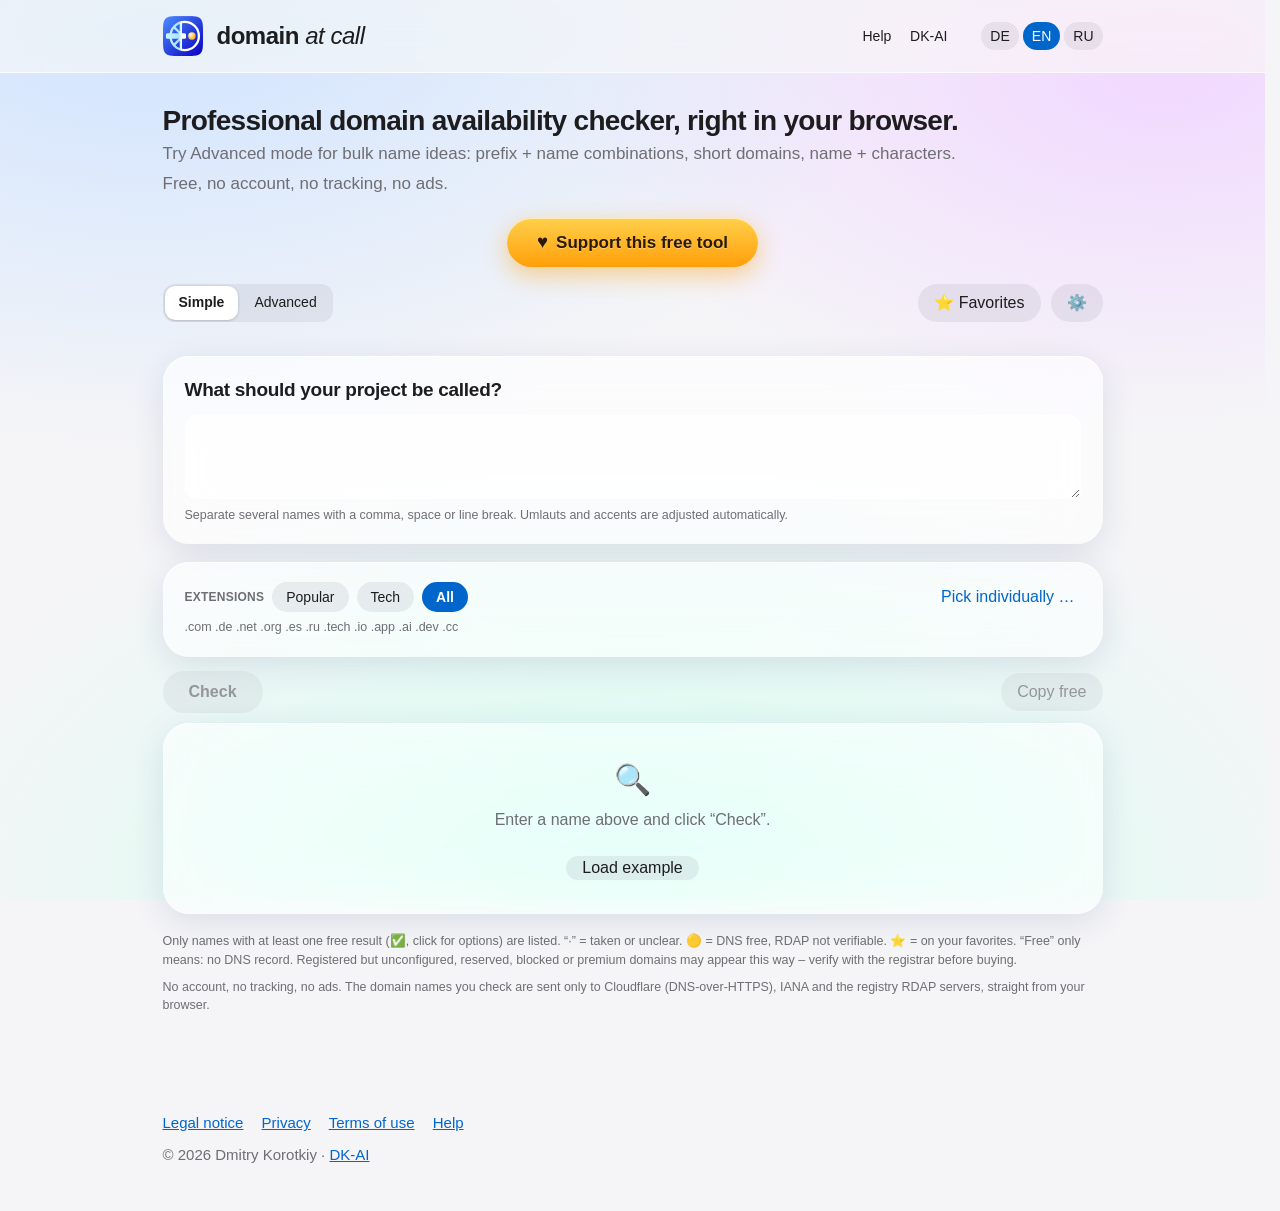
<file: index.html>
<!doctype html>
<html data-design="b" lang="de" data-lang="de">
<head>
<meta charset="utf-8">
<meta name="viewport" content="width=device-width,initial-scale=1">
<meta http-equiv="Content-Security-Policy" content="default-src 'none'; script-src 'self' 'unsafe-inline'; style-src 'self' 'unsafe-inline'; img-src 'self' data:; font-src 'self'; connect-src https:; manifest-src 'self'; base-uri 'self'; form-action 'none'">
<meta name="referrer" content="strict-origin-when-cross-origin">
<title>domain at call – Domainnamen prüfen</title>
<meta name="description" content="domain at call: prüft im Browser, ob Domainnamen frei sind. Kein Konto, kein Tracking.">
<link rel="icon" href="/favicon.ico" sizes="48x48">
<link rel="icon" type="image/png" sizes="32x32" href="favicon-32x32.png?v=7">
<link rel="icon" type="image/png" sizes="16x16" href="favicon-16x16.png?v=7">
<link rel="icon" type="image/png" sizes="32x32" href="favicon-dark-32x32.png?v=7" media="(prefers-color-scheme: dark)">
<link rel="icon" type="image/png" sizes="16x16" href="favicon-dark-16x16.png?v=7" media="(prefers-color-scheme: dark)">
<link rel="icon" href="favicon-adaptiv.svg?v=7" type="image/svg+xml" sizes="any">
<link rel="apple-touch-icon" href="apple-touch-icon.png?v=7">
<link rel="manifest" href="site.webmanifest?v=7">
<link rel="canonical" href="https://domainatcall.com/">
<meta property="og:type" content="website">
<meta property="og:site_name" content="domain at call">
<meta property="og:title" content="domain at call – Domainnamen prüfen">
<meta property="og:description" content="Prüft im Browser, ob Domainnamen frei sind. Kein Konto, kein Tracking.">
<meta property="og:url" content="https://domainatcall.com/">
<meta property="og:image" content="https://domainatcall.com/icon-512.png">
<meta name="twitter:card" content="summary">
<meta name="color-scheme" content="light dark">
<meta name="theme-color" content="#1637E8">
<script src="lang.js"></script>
<link rel="stylesheet" href="style.css">
<style>
#tool{--h:178;--s:22%;--bg:hsl(var(--h) var(--s) 95%);--panel:#fff;--ink:#13201f;--mute:#5c6e6c;--line:hsl(var(--h) calc(var(--s)*.6) 80%);--acc:hsl(var(--h) 75% 27%);--accbg:hsl(var(--h) var(--s) 87%);--ok:#17924f;--okbg:#d8f3e3;--bad:#c0392b;--warn:#b86e00}
#tool[data-theme=blue]{--h:210;--s:70%}
#tool[data-theme=white]{--h:215;--s:0%}
#tool[data-theme=yellow]{--h:48;--s:85%}
#tool[data-theme=pink]{--h:340;--s:75%}
#tool[data-theme=green]{--h:135;--s:45%}
@media(prefers-color-scheme:dark){#tool{--bg:hsl(var(--h) calc(var(--s)*.5) 8%);--panel:hsl(var(--h) calc(var(--s)*.5) 12%);--ink:#e8eeee;--mute:#98a8a8;--line:hsl(var(--h) calc(var(--s)*.4) 22%);--acc:hsl(var(--h) 65% 72%);--accbg:hsl(var(--h) calc(var(--s)*.6) 20%);--ok:#4ade80;--okbg:#17372a;--bad:#ff7b6b;--warn:#f0a63a}}
#tool *{box-sizing:border-box}
#tool button,#tool input,#tool textarea,#tool select{font:inherit;color:inherit}
#tool button{background:var(--panel);border:1px solid var(--line);border-radius:8px;padding:6px 12px;cursor:pointer}
#tool button:hover:not(:disabled){border-color:var(--acc)}
#tool button:disabled{opacity:.45;cursor:not-allowed}
#tool button.primary{background:var(--acc);color:var(--bg);border-color:var(--acc);font-weight:650;padding:8px 22px}
#tool button.link{background:none;border:0;color:var(--acc);padding:2px 4px;text-decoration:underline}
#tool :focus-visible{outline:2px solid var(--acc);outline-offset:2px}
#tool .seg{display:inline-flex;border:1px solid var(--line);border-radius:9px;overflow:hidden;background:var(--panel)}
#tool .seg button{border:0;border-radius:0;background:none;padding:6px 14px}
#tool .seg button:focus-visible{outline-offset:-3px}
#tool .seg button.on{background:var(--accbg);color:var(--acc);font-weight:650}
#tool .card{background:var(--panel);border:1px solid var(--line);border-radius:12px;padding:14px 16px;margin-bottom:12px}
#tool .card h2{font-size:17px;margin:0 0 8px}
#tool label.h,#tool .h{display:block;font-size:12px;font-weight:600;color:var(--mute);margin-bottom:4px}
#tool textarea,#tool input[type=text]{width:100%;background:var(--bg);border:1px solid var(--line);border-radius:8px;padding:8px 10px}
#tool textarea{font-family:ui-monospace,Menlo,Consolas,monospace;height:84px;resize:vertical}
#tool .row{display:flex;flex-wrap:wrap;gap:8px 22px;align-items:flex-start}
#tool .chips{display:flex;flex-wrap:wrap;gap:8px;align-items:center}
#tool .chip{border-radius:999px;padding:3px 12px;font-size:13px}
#tool .chip.on{background:var(--accbg);color:var(--acc);border-color:var(--acc)}
#tool .cb{display:inline-flex;gap:6px;align-items:center;margin-right:12px;white-space:nowrap}
#tool .tldgrid{display:flex;flex-wrap:wrap;gap:4px 0;margin-top:10px}
#tool .cust{display:inline-flex;align-items:center;gap:3px;margin-right:10px}
#tool .cust input[type=text]{width:58px;padding:3px 6px}
#tool .cust input.bad{color:var(--bad)}
#tool .note{font-size:12.5px;color:var(--mute)}
#tool .warn{color:var(--warn)}
#tool .err{color:var(--bad)}
#tool .tabs{display:flex;gap:6px;border-bottom:1px solid var(--line);margin-bottom:12px;flex-wrap:wrap}
#tool .tabs button{border:0;border-radius:8px 8px 0 0;background:none;color:var(--mute);padding:9px 14px;border-bottom:3px solid transparent;font-weight:550}
#tool .tabs button.on{color:var(--acc);background:var(--accbg);border-bottom-color:var(--acc)}
#tool .ctl{display:flex;gap:10px;align-items:center;flex-wrap:wrap;margin:14px 0 10px}
#tool .ctl .sp{flex:1}
#tool progress{width:100%;height:8px;accent-color:var(--acc)}
#tool .tbl{background:var(--panel);border:1px solid var(--line);border-radius:12px;overflow:auto;max-height:520px;min-height:150px;position:relative}
#tool table{border-collapse:collapse;width:100%}
#tool th,#tool td{padding:6px 10px;text-align:center;white-space:nowrap}
#tool th{position:sticky;top:0;background:var(--panel);border-bottom:1px solid var(--line);z-index:1}
#tool th:first-child,#tool td:first-child{text-align:left;font-family:ui-monospace,Menlo,Consolas,monospace}
#tool tr+tr td{border-top:1px solid color-mix(in srgb,var(--line) 50%,transparent)}
#tool td button.free{border:0;background:var(--okbg);border-radius:8px;padding:2px 9px;font-size:16px}
#tool td .no{color:var(--line)}
#tool .empty{padding:34px 16px;text-align:center;color:var(--mute)}
#tool .empty b{display:block;font-size:30px;margin-bottom:6px}
#tool #rmenu{position:fixed;z-index:20;background:var(--panel);border:1px solid var(--line);border-radius:10px;padding:4px;box-shadow:0 8px 28px rgba(0,0,0,.25);display:none;min-width:210px}
#tool #rmenu button{display:block;width:100%;text-align:left;border:0;background:none;padding:8px 12px}
#tool #rmenu button:hover{background:var(--accbg)}
#tool #rmenu .d{font:12px ui-monospace,monospace;color:var(--mute);padding:4px 12px}
#tool dialog{border:1px solid var(--line);border-radius:14px;background:var(--panel);color:var(--ink);max-width:520px;width:calc(100% - 32px);padding:20px}
#tool dialog::backdrop{background:rgba(0,0,0,.45)}
#tool dialog h2{margin:0 0 12px;font-size:19px}
#tool dialog section{margin-bottom:14px}
#tool .favrow{display:flex;gap:8px;align-items:center;padding:6px 0;border-bottom:1px solid var(--line)}
#tool .favrow code{flex:1;overflow:hidden;text-overflow:ellipsis}
#tool .foot{margin-top:18px}
#tool .hide{display:none!important}
@media(prefers-reduced-motion:no-preference){#tool td button.free{transition:transform .12s}
#tool td button.free:hover{transform:scale(1.12)}}
@media(max-width:600px){}
#tool{font-size:15px;line-height:1.5;color:var(--ink);background:var(--bg);border:1px solid var(--line);border-radius:14px;padding:16px;margin:14px 0}
#tool .bar{display:flex;align-items:center;gap:10px;flex-wrap:wrap;padding:0 0 14px}
#tool .bar #lvl{margin-right:auto}
#tool .tbl{max-height:520px}
/* einheitliche Höhe und Ausrichtung der Bedienelemente */
#tool{--ch:38px}
#tool .row{align-items:flex-end}
#tool input[type=text]{height:var(--ch)}
#tool .cust input[type=text]{height:30px}
#tool .seg{min-height:var(--ch);align-items:stretch}
#tool .seg button{min-height:calc(var(--ch) - 2px);display:inline-flex;align-items:center;justify-content:center;text-align:center;line-height:1.25}
#tool .cb{min-height:var(--ch)}
#tool #sLen,#tool #eLen,#tool #ePos{display:flex;flex-wrap:wrap;align-items:center}
#tool .ctl button,#tool .bar>button{height:var(--ch);display:inline-flex;align-items:center;justify-content:center;padding-top:0;padding-bottom:0}
.titlerow{display:flex;align-items:flex-start;justify-content:space-between;gap:12px 24px;flex-wrap:wrap;margin:0 0 1em}
.titlerow .intro{flex:0 1 auto;width:max-content;max-width:100%;min-width:0}
.titlerow h1{margin:0;font-size:17px;line-height:1.3}
.titlerow .intro p{margin:5px 0 0;font-size:15px;line-height:1.45;color:var(--muted);width:0;min-width:100%}
.titlerow .intro p.free{font-size:14px}
#tool .coffee{hyphens:manual;display:flex;flex-wrap:wrap;align-items:center;justify-content:center;gap:10px 16px;margin:14px 0 6px;padding:12px 16px;text-align:center;font-size:16px;font-weight:600;color:inherit;background:rgba(255,168,0,.12);border:1px solid rgba(255,168,0,.5);border-radius:12px}
#tool .coffee .donate{font-size:15px;padding:10px 18px}
.donate{white-space:nowrap;flex:none;display:inline-flex;align-items:center;gap:8px;background:#ffa800;color:#2b1a00!important;font-weight:700;font-size:16px;line-height:1;padding:12px 22px;border-radius:10px;text-decoration:none!important;box-shadow:0 2px 8px rgba(255,168,0,.45);transition:background .15s,transform .15s}
.donate:hover{background:#ff9100;transform:translateY(-1px)}
.donate:focus-visible{outline:3px solid #ff9100;outline-offset:3px}
.donate .de,.donate .en,.donate .ru{color:inherit}
@media(max-width:520px){.donate{width:100%;justify-content:center}}
@media(max-width:520px){
#tool{padding:12px;margin:10px 0}
#tool .card{padding:12px}
#tool .bar #lvl{flex:1 1 100%;margin-right:0}
#tool .bar #lvl button{flex:1}
#tool .bar #favBtn{flex:1}
#tool .tabs{flex-wrap:nowrap;overflow-x:auto;white-space:nowrap;-webkit-overflow-scrolling:touch;scrollbar-width:thin}
#tool .tabs button{flex:0 0 auto;padding:9px 12px}
#tool .ctl{gap:8px}
#tool .ctl .sp{display:none}
#tool .ctl #go,#tool .ctl #stop{order:1;flex:1}
#tool .ctl #copyFree{order:2;flex:1}
#tool .ctl #est{order:3;flex:1 1 100%}
#tool th,#tool td{padding:6px 7px}
#tool .row{gap:10px 16px}
#tool .seg{max-width:100%}
#tool .seg button{padding:6px 8px}
#tool .ctl button{padding-left:8px;padding-right:8px}
}
#tool .tabs{position:relative}
/* aktiver Modus/Tab deutlicher */
#tool input[type=checkbox]{accent-color:var(--acc)}
#tool .seg button.on{background:var(--acc);color:var(--bg);font-weight:700}
#tool .tabs{gap:4px;margin-bottom:0;border-bottom:3px solid var(--acc)}
#tool .tabs button{border:1px solid var(--line);border-bottom:0;border-radius:10px 10px 0 0;background:var(--panel);color:var(--mute);margin-bottom:0}
#tool .tabs button:hover:not(.on){border-color:var(--acc);color:var(--ink)}
#tool .tabs button.on{background:var(--acc);color:var(--bg);border-color:var(--acc);font-weight:700}
#tool #advBox .card{border:2px solid var(--acc);border-top:0;border-radius:0 0 12px 12px;background:var(--tint)}
/* keine leere Zeile zwischen Tab-Linie und Inhalt */
#tool #advBox .card{padding-top:8px;margin-top:0}
#tool #advBox .tabs{margin-bottom:0}
#tool #advBox .card>div>.row{margin-top:0}
#tool:has(#advBox:not(.hide)) #tldBox{border-color:var(--acc)}
/* weiße Eingabefelder, ausgegraut wenn inaktiv, Schalter im Farbton des Schemas */
#tool{--tint:color-mix(in srgb,var(--acc) 8%,var(--panel));--field:#fff;--off:hsl(var(--h) calc(var(--s)*.12) 91%);--offink:#9aa5a5;--sw:color-mix(in srgb,var(--acc) 9%,var(--panel))}
@media(prefers-color-scheme:dark){#tool{--field:hsl(var(--h) calc(var(--s)*.4) 18%);--off:hsl(var(--h) calc(var(--s)*.3) 11%);--offink:#6b7777}}
#tool textarea,#tool input[type=text]{background:var(--field)}
#tool textarea:disabled,#tool input[type=text]:disabled{background:var(--off);color:var(--offink);border-color:var(--line);cursor:not-allowed;-webkit-text-fill-color:var(--offink);opacity:1}
#tool label.cb:has(input:disabled){color:var(--offink)}
#tool .seg button{background:var(--sw)}
#tool .seg button:hover:not(:disabled):not(.on){background:var(--accbg)}
#tool .seg button.on{background:var(--acc)}
#tool .seg button:disabled:not(.on){background:var(--off);color:var(--offink);opacity:1}
#tool .seg button.on:disabled{opacity:.55}
#tool .tabs button:not(.on){background:var(--sw)}
#tool .chip{background:var(--sw)}
#tool .chip:hover:not(:disabled):not(.on){background:var(--accbg)}
#tool .chip.on{background:var(--acc);color:var(--bg);border-color:var(--acc);font-weight:650}
#tool .chip:disabled:not(.on){background:var(--off);color:var(--offink);opacity:1}
#tool .chip.on:disabled{opacity:.55}
#tool button.primary:disabled,#tool .ctl button:disabled{background:var(--off);color:var(--offink);border-color:var(--line);opacity:1}
#tool #themeSeg .chip{display:inline-flex;align-items:center;gap:7px}
#tool #themeSeg .chip::before{content:"";width:11px;height:11px;border-radius:50%;background:hsl(var(--h) 55% 52%);border:1px solid rgba(0,0,0,.25)}
#tool #themeSeg .chip[data-th=teal]{--h:178}
#tool #themeSeg .chip[data-th=blue]{--h:210}
#tool #themeSeg .chip[data-th=yellow]{--h:48}
#tool #themeSeg .chip[data-th=pink]{--h:340}
#tool #themeSeg .chip[data-th=green]{--h:135}
#tool #themeSeg .chip[data-th=white]::before{background:#fff}
#tool #simpleBox,#tool #tldBox{background:var(--tint)}
</style>
<noscript><style>@media (max-width:700px){.burger{display:none!important}.menu{display:block!important}}</style></noscript>
</head>
<body data-title-de="domain at call – Domainnamen prüfen" data-title-en="domain at call – check domain names" data-title-ru="domain at call – проверка доменных имён">
<header><div class="wrap">
<a class="brand" data-i="index.html" href="index.html"><picture><source media="(prefers-color-scheme: dark)" srcset="logo-dark.svg?v=7"><img src="logo-light.svg?v=7" alt="" width="34" height="34"></picture><span class="bn"><strong>domain</strong> <em>at call</em></span></a>
<button class="burger" type="button" aria-expanded="false" aria-controls="menu"><span class="sr de" lang="de">Menü</span><span class="sr en" lang="en">Menu</span><span class="sr ru" lang="ru">Меню</span><i></i><i></i><i></i></button>
<div class="menu" id="menu">
<nav><a data-i="hilfe.html" href="hilfe.html"><span class="de" lang="de">Hilfe</span><span class="en" lang="en">Help</span><span class="ru" lang="ru">Справка</span></a>
<a href="https://dk-ai.de/" rel="noopener">DK-AI</a></nav>
<div class="lang" aria-label="Language"><a href="?lang=de" data-l="de" hreflang="de">DE</a><a href="?lang=en" data-l="en" hreflang="en">EN</a><a href="?lang=ru" data-l="ru" hreflang="ru">RU</a></div>
</div>
</div></header>
<main><div class="wrap">
<div class="titlerow">
<div class="intro">
<h1 data-t="lead"></h1>
<p class="adv" data-t="leadAdv"></p>
<p class="free" data-t="leadFree"></p>
</div>
<a class="donate" href="https://stripe.com/@dkai" target="_blank" rel="noopener" data-t="donate"></a>
</div>
<div id="tool" data-theme="white">
<div class="bar">
  
  <div class="seg" id="lvl"></div>
  <button id="favBtn"></button>
  <button id="setBtn" aria-label="Settings"><span aria-hidden="true">⚙️</span></button>
</div>
<div class="card" id="simpleBox">
  <h2 data-t="ask" id="askH"></h2>
  <textarea id="kwS" spellcheck="false" aria-labelledby="askH" aria-describedby="hint"></textarea>
  <div class="note" id="hint"></div>
</div>

<div class="card" id="tldBox">
  <div class="chips">
    <span class="h" style="margin:0" data-t="ext"></span>
    <span id="presets" class="chips"></span>
    <span style="flex:1"></span>
    <button class="link" id="tldMore"></button>
  </div>
  <div id="tldSum" class="note" style="margin-top:6px"></div>
  <div id="tldDetail" class="hide">
    <div class="tldgrid" id="tldGrid"></div>
    <div class="tldgrid"><span class="h" style="margin:0 10px 0 0;align-self:center" data-t="custom"></span><span id="custGrid" style="display:flex;flex-wrap:wrap;gap:6px 0"></span></div>
  </div>
</div>

<div id="advBox" class="hide">
  <div class="tabs" id="tabs"></div>
  <div class="card">
    <div id="m_keywords">
      <div class="row">
        <div><label class="h" data-t="prefix" for="prefix"></label><input type="text" id="prefix" style="width:130px"></div>
        <div><label class="h" data-t="hyphen"></label><label class="cb"><input type="checkbox" id="hyph"><span data-t="insert"></span></label></div>
        <div><span class="h" data-t="option"></span><div class="seg" id="pos"></div></div>
      </div>
      <div style="margin-top:12px"><label class="h" data-t="names" for="kwA"></label><textarea id="kwA" spellcheck="false"></textarea></div>
    </div>
    <div id="m_short" class="hide">
      <div class="row">
        <div><span class="h" data-t="len"></span><span id="sLen"></span></div>
        <div><span class="h" data-t="chars"></span><div class="seg" id="sSet"></div></div>
      </div>
    </div>
    <div id="m_expand" class="hide">
      <div class="row">
        <div><label class="h" data-t="kw" for="eKw"></label><input type="text" id="eKw" style="width:200px"></div>
        <div><span class="h" data-t="extra"></span><span id="eLen"></span></div>
        <div><span class="h" data-t="chars"></span><div class="seg" id="eSet"></div></div>
      </div>
      <div style="margin-top:12px"><span class="h" data-t="goes"></span><span id="ePos"></span></div>
    </div>
    <div id="count" class="note" style="margin-top:10px"></div>
  </div>
</div>

<div class="ctl">
  <button class="primary" id="go"></button>
  <button id="stop" class="hide"></button>
  <span id="est" class="note"></span>
  <span class="sp"></span>
  <button id="copyFree" data-t="copyFree"></button>
</div>
<progress id="bar" class="hide" value="0" max="1" aria-label="Progress"></progress>
<div class="note" id="stats" style="margin:4px 0 8px"></div>
<div class="tbl" id="tbl"></div>
<p class="note coffee hide" id="coffee"><span data-t="coffeeA"></span><a class="donate" href="https://stripe.com/@dkai" target="_blank" rel="noopener" data-t="coffeeB"></a></p>
<p class="note foot" id="foot"></p>
<p class="note" id="priv"></p>
<div id="rmenu" role="menu" aria-label="Actions"></div>

<dialog id="dSet" aria-labelledby="dSetH">
  <h2 id="dSetH"><span aria-hidden="true">⚙️</span> <span data-t="set"></span></h2>
  <section><span class="h" data-t="theme"></span><div class="chips" id="themeSeg"></div></section>
  <section><span class="h" data-t="meth"></span><div class="seg" id="accSeg"></div><div class="note" id="accExp" style="margin-top:6px"></div></section>
  <section><span class="h" data-t="reg"></span><div class="seg" id="regSeg"></div><div class="note" style="margin-top:6px" data-t="regNote"></div></section>
  <section><span class="h" data-t="reset"></span><button id="resetBtn" class="err" data-t="resetBtn"></button></section>
  <div style="text-align:right"><button class="primary" data-close autofocus data-t="close"></button></div>
</dialog>

<dialog id="dFav" aria-labelledby="dFavH">
  <h2 id="dFavH"><span aria-hidden="true">⭐</span> <span data-t="fav"></span></h2>
  <div id="favList"></div>
  <p class="note" data-t="favNote"></p>
  <div style="display:flex;justify-content:space-between"><button id="favCopy" data-t="copyAll"></button><button class="primary" data-close data-t="close"></button></div>
</dialog>

<dialog id="dBig" aria-labelledby="dBigH">
  <h2 id="dBigH" data-t="bigT"></h2>
  <p id="bigMsg"></p>
  <div style="display:flex;justify-content:flex-end;gap:8px"><button data-close data-t="cancel"></button><button class="primary" id="bigGo" data-t="start"></button></div>
</dialog>
</div>
</div></main>
<footer><div class="wrap">
<div><a data-i="impressum.html" href="impressum.html"><span class="de" lang="de">Impressum</span><span class="en" lang="en">Legal notice</span><span class="ru" lang="ru">Выходные данные</span></a>
<a data-i="datenschutz.html" href="datenschutz.html"><span class="de" lang="de">Datenschutz</span><span class="en" lang="en">Privacy</span><span class="ru" lang="ru">Конфиденциальность</span></a>
<a data-i="nutzungsbedingungen.html" href="nutzungsbedingungen.html"><span class="de" lang="de">Nutzungsbedingungen</span><span class="en" lang="en">Terms of use</span><span class="ru" lang="ru">Условия использования</span></a>
<a data-i="hilfe.html" href="hilfe.html"><span class="de" lang="de">Hilfe</span><span class="en" lang="en">Help</span><span class="ru" lang="ru">Справка</span></a></div>
<p>© 2026 Dmitry Korotkiy · <a href="https://dk-ai.de/" rel="noopener">DK-AI</a></p>
</div></footer>
<script src="site.js"></script>
<script>

"use strict";
/* ---------- Texte: [en, de, ru] ---------- */
const LANGS=["en","de","ru"];
const T={
lead:["Professional domain availability checker, right in your browser.","Professionelle Domain-Verfügbarkeitsprüfung, direkt im Browser.","Профессиональная проверка доступности доменов прямо в браузере."],
leadAdv:["Try Advanced mode for bulk name ideas: prefix + name combinations, short domains, name + characters.","Im Modus „Erweitert“ prüfst du viele Namensideen auf einmal: Präfix + Name, kurze Domains, Name + Zeichen.","Попробуйте режим «Расширенно» для множества идей имён: префикс + имя, короткие домены, имя + символы."],
leadFree:["Free, no account, no tracking, no ads.","Kostenlos, ohne Konto, ohne Tracking, ohne Werbung.","Бесплатно, без аккаунта, без отслеживания, без рекламы."],
donate:["Support this free tool","Dieses kostenlose Tool unterstützen","Поддержать проект"],
coffeeA:["Like it? Keep it free and ad-free: ","Gefällt dir das Tool? Halte es kostenlos und werbefrei: ","Нравится? Пусть остаётся бесплатным и без рекламы: "],
coffeeB:["buy me a coffee ☕","spendier mir einen Kaffee ☕","угости меня кофе ☕"],
simple:["Simple","Einfach","Просто"],
adv:["Advanced","Erweitert","Расширенно"],
ask:["What should your project be called?","Wie soll dein Projekt heißen?","Как будет называться ваш проект?"],
names:["Names (comma, space or line break)","Namen (Komma, Leerzeichen oder Zeilenumbruch)","Имена (запятая, пробел или перенос строки)"],
hintEmpty:["Separate several names with a comma, space or line break. Umlauts and accents are adjusted automatically.","Mehrere Namen mit Komma, Leerzeichen oder Zeilenumbruch trennen. Umlaute und Akzente werden automatisch angepasst.","Несколько имён разделяйте запятой, пробелом или переносом строки. Умлауты и диакритика исправляются автоматически."],
will:["Will check: ","Wird geprüft als: ","Будет проверено: "],
ext:["Extensions","Endungen","Зоны"],
pop:["Popular","Beliebt","Популярные"],
all:["All","Alle","Все"],
pick:["Pick individually …","Einzeln wählen …","Выбрать по одной …"],
less:["Less","Weniger","Меньше"],
noext:["No extension selected.","Keine Endung gewählt.","Зона не выбрана."],
custom:["Custom","Eigene","Свои"],
cx:["Custom extension","Eigene Endung","Своя зона"],cxOn:["use custom extension","Eigene Endung verwenden","использовать свою зону"],
prog:["Progress","Fortschritt","Прогресс"],avail:["appears available","scheint frei","похоже, свободен"],acts:["Actions for","Aktionen für","Действия для"],
m_keywords:["Prefix + names","Prefix + Namen","Префикс + имена"],
m_short:["Short domains (1–4 characters)","Kurze Domains (1–4 Zeichen)","Короткие домены (1–4)"],
m_expand:["Name + characters","Name + Zeichen","Имя + символы"],
prefix:["Prefix","Prefix","Префикс"],
hyphen:["Hyphen","Bindestrich","Дефис"],
insert:["Insert","Einfügen","Вставить"],
option:["Search option","Suchoption","Вариант поиска"],
p0:["Prefix + name","Prefix + Name","Префикс + имя"],
p1:["Name + prefix","Name + Prefix","Имя + префикс"],
p2:["Combine names","Kombination","Комбинации"],
len:["Length (characters)","Länge (Zeichen)","Длина (символы)"],
chars:["Characters","Zeichen","Символы"],
c0:["Letters (a–z)","Buchstaben (a–z)","Буквы (a–z)"],
c1:["Digits (0–9)","Ziffern (0–9)","Цифры (0–9)"],
c2:["Letters + digits","Beides","Буквы + цифры"],
kw:["Name","Name","Имя"],
extra:["Extra characters","Zusätzliche Zeichen","Доп. символы"],
goes:["Extra characters go …","Zusätzliche Zeichen stehen …","Доп. символы стоят …"],
ep0:["Before","Davor","Перед"],
ep1:["After","Danach","После"],
ep2:["Middle (both sides)","Mitte (beidseitig)","Внутри (с обеих сторон)"],
e1:["Name: only a–z, 0–9 and hyphen allowed","Name: nur a–z, 0–9 und Bindestrich erlaubt","Имя: только a–z, 0–9 и дефис"],
e2:["Name: no hyphen at start/end","Name: kein Bindestrich am Anfang/Ende","Имя: без дефиса в начале/конце"],
check:["Check","Prüfen","Проверить"],
stop:["Stop","Stopp","Стоп"],
fav:["Favorites","Merkliste","Избранное"],
copyFree:["Copy free","Freie kopieren","Копировать свободные"],
theme:["Color scheme","Farbschema","Цветовая схема"],
th_teal:["Teal","Türkis","Бирюзовый"],
th_blue:["Light blue","Hellblau","Голубой"],
th_white:["White","Weiß","Белый"],
th_yellow:["Light yellow","Hellgelb","Светло-жёлтый"],
th_pink:["Light pink","Hellrosa","Светло-розовый"],
th_green:["Light green","Hellgrün","Светло-зелёный"],
set:["Settings","Einstellungen","Настройки"],
lang:["Language","Sprache","Язык"],
meth:["Check method","Prüfmethode","Метод проверки"],
a0:["Thorough (DNS + RDAP)","Gründlich (DNS + RDAP)","Точно (DNS + RDAP)"],
a1:["Fast (NS query only)","Schnell (nur NS-Abfrage)","Быстро (только NS)"],
x0:["NS query, plus an RDAP registry lookup on NXDOMAIN: also detects registered domains without DNS records. More reliable, but slower.","NS-Abfrage, bei NXDOMAIN zusätzlich RDAP-Registerabfrage: erkennt auch registrierte Domains ohne DNS-Eintrag. Verlässlicher, aber langsamer.","NS-запрос, при NXDOMAIN ещё RDAP-запрос к реестру: находит и домены без DNS-записей. Надёжнее, но медленнее."],
x1:["One NS query per domain: NXDOMAIN = free, any other valid answer = taken. Very fast, but misses registered domains without DNS records.","Eine NS-Abfrage pro Domain: NXDOMAIN = frei, jede andere gültige Antwort = belegt. Sehr schnell, übersieht aber registrierte Domains ohne DNS-Eintrag.","Один NS-запрос на домен: NXDOMAIN = свободен, иначе занят. Очень быстро, но пропускает зарегистрированные домены без DNS-записей."],
reg:["Registrar for “Buy”","Registrar für „Kaufen“","Регистратор для «Купить»"],
regNote:[()=>"“Buy” opens the registrar’s search page with the domain. Price and availability are shown there.",()=>"„Kaufen“ öffnet die Suchseite des Registrars mit der Domain. Preis und Verfügbarkeit zeigt dort der Registrar.",()=>"«Купить» открывает страницу поиска регистратора. Цену и доступность покажет регистратор."],
reset:["Reset","Zurücksetzen","Сброс"],
resetBtn:["Reset everything …","Alles zurücksetzen …","Сбросить всё …"],
resetAsk:["Delete all inputs and settings, including favorites, custom extensions and language? This cannot be undone.","Alle Eingaben und Einstellungen löschen, auch Merkliste, eigene Endungen und Sprache? Das lässt sich nicht rückgängig machen.","Удалить все данные и настройки, включая избранное, свои зоны и язык? Это нельзя отменить."],
close:["Close","Schließen","Закрыть"],
cancel:["Cancel","Abbrechen","Отмена"],
start:["Start","Starten","Начать"],
bigT:["Large run","Großer Lauf","Большой запуск"],
big:[n=>`That is up to ${n} queries and may take a long time. Tip: try fewer lengths or extensions first.`,n=>`Das sind bis zu ${n} Abfragen. Das kann lange dauern. Tipp: erst weniger Längen oder Endungen prüfen.`,n=>`Это до ${n} запросов, возможно, придётся долго ждать. Совет: сначала проверьте меньше длин или зон.`],
favEmpty:["Nothing here yet. Click ✅ in the results and choose “Add to favorites”.","Noch leer. Klicke in den Ergebnissen auf ✅ und wähle „Zur Merkliste hinzufügen“.","Пока пусто. Нажмите ✅ в результатах и выберите «В избранное»."],
favNote:[()=>"Status is not re-checked here. Verify with the registrar before buying.",()=>"Der Status wird hier nicht erneut geprüft. Vor dem Kauf beim Registrar gegenprüfen.",()=>"Статус здесь повторно не проверяется. Перед покупкой проверьте у регистратора."],
copyAll:["Copy all","Alle kopieren","Копировать все"],
remove:["Remove","Entfernen","Убрать"],
buy:[r=>`Buy at ${r}`,r=>`Bei ${r} kaufen`,r=>`Купить в ${r}`],
buyS:["Buy","Kaufen","Купить"],
whois:["Whois check","Whois-Gegenprüfung","Проверить в whois"],
addFav:["Add to favorites","Zur Merkliste hinzufügen","В избранное"],
remFav:["Remove from favorites","Aus Merkliste entfernen","Убрать из избранного"],
copyD:["Copy domain","Domain kopieren","Копировать домен"],
emptySimple:["Enter a name above and click “Check”.","Gib oben einen Namen ein und klicke auf „Prüfen“.","Введите имя выше и нажмите «Проверить»."],
emptyAdv:["Pick a mode and search parameters, then click “Check”.","Wähle Modus und Suchparameter und klicke auf „Prüfen“.","Выберите режим и параметры и нажмите «Проверить»."],
example:["Load example","Beispiel laden","Загрузить пример"],
noRes:["No free results. Try other names or more extensions.","Keine freien Treffer. Probiere andere Namen oder mehr Endungen.","Свободных результатов нет. Попробуйте другие имена или больше зон."],
foot:["Only names with at least one free result (✅, click for options) are listed. “·” = taken or unclear. 🟡 = DNS free, RDAP not verifiable. ⭐ = on your favorites. ","Gelistet werden nur Namen mit mindestens einem freien Treffer (✅, Klick für Optionen). „·“ = belegt oder unklar. 🟡 = DNS frei, RDAP nicht prüfbar. ⭐ = auf der Merkliste. ","Показаны только имена хотя бы с одним свободным результатом (✅, нажмите для вариантов). «·» = занято или неясно. 🟡 = DNS: свободен, RDAP недоступен. ⭐ = в избранном. "],
n0:["“Free” means: no DNS record and not registered according to RDAP. Even RDAP cannot reliably detect reserved, blocked or premium domains – verify with the registrar before buying.","„Frei“ heißt: kein DNS-Eintrag und laut RDAP nicht registriert. Reservierte, gesperrte oder Premium-Domains kann auch RDAP nicht sicher erkennen – vor dem Kauf beim Registrar gegenprüfen.","«Свободен» означает: нет DNS-записи и по данным RDAP не зарегистрирован. Зарезервированные, заблокированные и премиум-домены не определяет надёжно даже RDAP – проверьте у регистратора."],
n1:["“Free” only means: no DNS record. Registered but unconfigured, reserved, blocked or premium domains may appear this way – verify with the registrar before buying.","„Frei“ heißt nur: kein DNS-Eintrag. Registrierte, aber nicht konfigurierte sowie reservierte, gesperrte oder Premium-Domains können so erscheinen – vor dem Kauf beim Registrar gegenprüfen.","«Свободен» означает лишь: нет DNS-записи. Так могут выглядеть зарегистрированные, но не настроенные, а также зарезервированные и премиум-домены – проверьте у регистратора."],
priv:["No account, no tracking, no ads. The domain names you check are sent only to Cloudflare (DNS-over-HTTPS), IANA and the registry RDAP servers, straight from your browser.","Kein Konto, kein Tracking, keine Werbung. Die geprüften Domainnamen gehen direkt aus deinem Browser nur an Cloudflare (DNS-over-HTTPS), IANA und die RDAP-Server der Registries.","Без аккаунта, трекинга и рекламы. Проверяемые домены отправляются прямо из браузера только в Cloudflare (DNS-over-HTTPS), IANA и RDAP-серверы реестров."],
weakDe:["DNS says free. DENIC does not allow lookups from the browser, so .de cannot be confirmed here – please verify with DENIC Whois","DNS sagt frei. DENIC erlaubt keine Abfragen aus dem Browser, daher ist .de hier nicht bestätigbar – bitte per DENIC-Whois gegenprüfen","DNS: свободен. DENIC не разрешает запросы из браузера, поэтому .de здесь нельзя подтвердить – проверьте через DENIC Whois"],
weakDeNote:["🟡 .de: DENIC blocks lookups from the browser, so these hits rely on DNS only. Click a hit and choose the Whois check to verify it with DENIC.","🟡 .de: DENIC blockiert Abfragen aus dem Browser, diese Treffer beruhen nur auf DNS. Treffer anklicken und die Whois-Gegenprüfung wählen, um sie bei DENIC zu prüfen.","🟡 .de: DENIC блокирует запросы из браузера, эти результаты основаны только на DNS. Нажмите на результат и выберите проверку в Whois, чтобы проверить на DENIC."],
weakTip:["DNS says free, RDAP check not possible (registry blocked or throttled) – please verify with Whois","DNS sagt frei, RDAP-Prüfung nicht möglich (Registry blockiert oder drosselt) – bitte per Whois gegenprüfen","DNS: свободен, RDAP-проверка невозможна (реестр блокирует или ограничивает) – проверьте через whois"],
stats:[(d,t,f,u)=>`Checked ${d} / ${t} · free ${f} · unclear ${u}`,(d,t,f,u)=>`Geprüft ${d} / ${t} · frei ${f} · unklar ${u}`,(d,t,f,u)=>`Проверено ${d} / ${t} · свободно ${f} · неясно ${u}`],
qps:["queries/s","Abfragen/s","запросов/с"],
left:["remaining ≈","Restzeit ≈","осталось ≈"],
under2:["under 2 s","unter 2 s","менее 2 с"],
cnt:[(a,b,c,d)=>`${a} → up to ${b} domain names × ${c} extensions = ${d} queries`,(a,b,c,d)=>`${a} → bis zu ${b} Domainnamen × ${c} Endungen = ${d} Abfragen`,(a,b,c,d)=>`${a} → до ${b} доменных имён × ${c} зон = ${d} запросов`],
cnt2:[(b,c,d)=>`${b} names × ${c} extensions = ${d} queries`,(b,c,d)=>`${b} Namen × ${c} Endungen = ${d} Abfragen`,(b,c,d)=>`${b} имён × ${c} зон = ${d} запросов`],
cnt3:["Middle needs at least 2 extra characters (one per side).","„Mitte“ braucht mindestens 2 zusätzliche Zeichen (je eins pro Seite).","Для «Внутри» нужно минимум 2 доп. символа (по одному с каждой стороны)."],
e3:["Name is too long","Name ist zu lang","Имя слишком длинное"],
comb:["All names are combined pairwise.","Alle Namen werden paarweise kombiniert.","Все имена комбинируются попарно."],
shown:[(s,a)=>`Display limited to the first ${s} of ${a} rows. “Copy free” includes all results.`,(s,a)=>`Anzeige begrenzt auf die ersten ${s} von ${a} Zeilen. „Freie kopieren“ enthält alle Treffer.`,(s,a)=>`Показаны первые ${s} из ${a} строк. «Копировать свободные» включает все результаты.`],
copied:["Copied","Kopiert","Скопировано"],
nonlat:["Letters outside the Latin alphabet (e.g. Cyrillic) are not supported: internationalized domain names (IDN) are not checked and these letters are ignored.","Buchstaben außerhalb des lateinischen Alphabets (z. B. Kyrillisch) werden nicht unterstützt: Internationalisierte Domainnamen (IDN) werden nicht geprüft, diese Buchstaben werden ignoriert.","Буквы вне латиницы (например, кириллица) не поддерживаются: интернационализированные домены (IDN) не проверяются, такие буквы игнорируются."],
badTld:[x=>`Extension not found in the DNS root (no such TLD): ${x}. These were not checked.`,x=>`Endung existiert nicht in der DNS-Root (keine solche TLD): ${x}. Diese wurden nicht geprüft.`,x=>`Такой зоны нет в корне DNS (нет такого TLD): ${x}. Они не проверялись.`],
};

/* ---------- Zustand (localStorage) ---------- */
const DEF={theme:"white",lvl:"simple",mode:"keywords",acc:"fast",reg:"namecheap",fav:[],tlds:["com","de","net","org","es","ru","tech","io","app","ai","dev","cc"],
 cust:Array(8).fill(""),custOn:Array(8).fill(false),prefix:"dk",hyph:true,pos:0,kw:"",sLen:[1,2,3],sSet:0,eKw:"",eLen:[1,2],eSet:0,ePos:[0,1]};
let S;try{S={...DEF,...JSON.parse(localStorage.getItem("dc")||"{}")}}catch(e){S={...DEF}}
const save=()=>{try{localStorage.setItem("dc",JSON.stringify(S))}catch(e){}};
const ALL=DEF.tlds,PRESETS={pop:["com","de","net"],tech:["io","ai","dev","app","tech"],all:ALL};
const REGS={namecheap:["Namecheap",d=>`https://www.namecheap.com/domains/registration/results/?domain=${d}`],porkbun:["Porkbun",d=>`https://porkbun.com/checkout/search?q=${d}`],godaddy:["GoDaddy",d=>`https://www.godaddy.com/domainsearch/find?domainToCheck=${d}`]};
if(!Object.hasOwn(REGS,S.reg))S.reg=DEF.reg; /* alter/ungültiger localStorage-Wert */
const buyUrl=d=>REGS[S.reg][1](encodeURIComponent(d));
const $=s=>document.querySelector(s),L=()=>LANGS.indexOf(S.lang);
const syncLang=()=>{const l=document.documentElement.getAttribute("data-lang");S.lang=LANGS.includes(l)?l:"en"};syncLang();
const t=(k,...a)=>{const v=T[k][L()];return typeof v==="function"?v(...a):v};
const fmt=n=>n.toLocaleString(S.lang);
const esc=s=>String(s).replace(/[&<>"]/g,c=>({"&":"&amp;","<":"&lt;",">":"&gt;",'"':"&quot;"}[c]));

/* ---------- Logik (1:1 aus der App) ---------- */
const OKCH=/^[a-z0-9-]+$/;
/* Umlaute und Akzente: ä→ae, é→e, ñ→n, ø→o … Nicht-lateinische Schrift (z. B. Kyrillisch) wird nicht umgewandelt. */
function translit(s){return s.toLowerCase().replace(/ä/g,"ae").replace(/ö/g,"oe").replace(/ü/g,"ue").replace(/ß/g,"ss").replace(/æ/g,"ae").replace(/œ/g,"oe").replace(/ø/g,"o").replace(/đ/g,"d").replace(/ð/g,"d").replace(/ł/g,"l").replace(/þ/g,"th").normalize("NFD").replace(/[\u0300-\u036f]/g,"")}
const nonLatin=s=>/[^\u0000-\u007f]/.test(translit(s));
function cleanLabel(raw){let s=translit(raw.trim());const i=s.indexOf(".");if(i>=0)s=s.slice(0,i);
 s=s.replace(/[^a-z0-9-]/g,"").replace(/^-+|-+$/g,"");
 return s&&s.length<=63?s:null}
function cleanTLD(s){let x=s.trim().toLowerCase().replace(/^\.+/,"");return x.length>=2&&x.length<=63&&OKCH.test(x)&&!x.startsWith("-")&&!x.endsWith("-")?x:null}
const activeTLDs=()=>{const o=ALL.filter(x=>S.tlds.includes(x));S.cust.forEach((r,i)=>{const c=cleanTLD(r);if(S.custOn[i]&&c&&!o.includes(c))o.push(c)});return o};
const keywordList=()=>{const seen=new Set(),o=[];for(const r of S.kw.split(/[,;\n\t ]+/)){const k=cleanLabel(r);if(k&&!seen.has(k)){seen.add(k);o.push(k)}}return o};
const CH=c=>[..."abcdefghijklmnopqrstuvwxyz"].slice(0,c==1?0:26).concat(c==1||c==2?[..."0123456789"]:[]);
const ipow=(b,e)=>{let r=1;while(e-->0)r*=b;return r};
const shortCount=(ch,lens)=>lens.reduce((a,l)=>a+ipow(ch.length,l),0);
function shortAt(ch,lens,i){for(const len of [...lens].sort()){const blk=ipow(ch.length,len);if(i<blk){const o=Array(len);for(let p=len-1;p>=0;p--){o[p]=ch[i%ch.length];i=Math.floor(i/ch.length)}return o.join("")}i-=blk}return""}
function buildLabels(){const kws=keywordList(),j=S.hyph?"-":"",seen=new Set(),o=[];const add=s=>{if(!seen.has(s)){seen.add(s);o.push(s)}};
 if(S.pos==2){for(const a of kws)for(const b of kws)if(a!==b)add(a+j+b);return o}
 const p=S.prefix.trim().toLowerCase().replace(/^-+|-+$/g,"");
 for(const k of kws)add(!p?k:S.pos==0?p+j+k:k+j+p);return o}
const eKwClean=()=>S.eKw.trim().toLowerCase();
function eKwErr(){const k=eKwClean();if(!k)return null;if(!OKCH.test(k))return t("e1");if(k.startsWith("-")||k.endsWith("-"))return t("e2");if(k.length+3>63)return t("e3");return null}
function expandCount(){const c=CH(S.eSet).length;let n=0;for(const l of S.eLen){const b=ipow(c,l);if(S.ePos.includes(0))n+=b;if(S.ePos.includes(1))n+=b;if(S.ePos.includes(2)&&l>=2)n+=(l-1)*b}return n}
function buildExpand(){const kw=eKwClean();if(!kw||eKwErr())return[];const ch=CH(S.eSet),seen=new Set(),o=[];const add=s=>{if(!seen.has(s)){seen.add(s);o.push(s)}};
 for(const n of [...S.eLen].sort()){const g=i=>shortAt(ch,[n],i),c=ipow(ch.length,n);
  if(S.ePos.includes(0))for(let i=0;i<c;i++)add(g(i)+kw);
  if(S.ePos.includes(1))for(let i=0;i<c;i++)add(kw+g(i));
  if(S.ePos.includes(2)&&n>=2)for(let k=1;k<n;k++){const lc=ipow(ch.length,k),rc=ipow(ch.length,n-k);for(let i=0;i<lc;i++){const l=shortAt(ch,[k],i);for(let j=0;j<rc;j++)add(l+kw+shortAt(ch,[n-k],j))}}}
 return o}
const simple=()=>S.lvl=="simple";
function queryCount(){const e=activeTLDs().length;if(simple())return keywordList().length*e;
 if(S.mode=="keywords"){const n=keywordList().length;return(S.pos==2?n*(n-1):n)*e}
 if(S.mode=="short")return shortCount(CH(S.sSet),S.sLen)*e;return expandCount()*e}
function canStart(){if(!activeTLDs().length)return false;if(simple())return keywordList().length>0;
 if(S.mode=="short"&&!S.sLen.length)return false;
 if(S.mode=="expand"&&(!eKwClean()||eKwErr()||!S.eLen.length||!S.ePos.length))return false;return true}

/* ---------- DNS / RDAP (Cloudflare DoH, IANA-Bootstrap) ---------- */
const sleep=ms=>new Promise(r=>setTimeout(r,ms));
let ctl={stop:false};
const validate=l=>!l?"empty":l.length>63||/^-|-$/.test(l)||!OKCH.test(l)?"invalid":null;
async function doh(domain){const r=await fetch(`https://cloudflare-dns.com/dns-query?name=${encodeURIComponent(domain)}&type=NS`,{headers:{accept:"application/dns-json"},signal:AbortSignal.timeout(8000)});return(await r.json()).Status}
/* Eigene Endungen: gibt es die TLD wirklich? NS-Abfrage auf Root-Ebene, NXDOMAIN = keine solche TLD. Bei Netzfehler wird "existiert" angenommen. */
const tldKnown=new Set(["com","de","net","org","es","ru","tech","io","app","ai","dev","cc"]),tldCache=new Map();
function tldExists(tld){if(tldKnown.has(tld))return Promise.resolve(true);let p=tldCache.get(tld);if(!p){p=(async()=>{for(let a=0;a<2;a++){try{const s=await doh(tld);if(s===3)return false;if(s===0)return true}catch(e){}if(a<1)await sleep(400)}return true})();tldCache.set(tld,p)}return p}
async function checkFast(domain){for(let a=0;a<3;a++){if(ctl.stop)return"unclear";try{const s=await doh(domain);if(s===3)return"free";if(s===0)return"taken"}catch(e){}if(a<2)await sleep(400*(a+1))}return"unclear"}
let rdapMap=null,rdapFail=0;
async function rdapBase(tld){if(!rdapMap){if(Date.now()<rdapFail)return null; /* Negativ-Cache: nach Fehlschlag 60 s nicht erneut versuchen */
 try{const j=await(await fetch("https://data.iana.org/rdap/dns.json",{signal:AbortSignal.timeout(8000)})).json(),m={};for(const[tl,urls]of j.services){const b=urls.find(u=>u.startsWith("https://"));if(!b)continue;for(const x of tl)m[x.toLowerCase()]=b}rdapMap=m}catch(e){rdapFail=Date.now()+60000;return null}}return rdapMap[tld]}
/* RDAP-Server drosseln viele Anfragen (z. B. DENIC für .de: HTTP 429). Darum pro Server: wenig parallel, Mindestabstand, Pause bei 429/5xx. */
const rdapHost={};
function hostState(b){return rdapHost[b]||(rdapHost[b]={active:0,next:0,pause:0,gap:150,q:[]})}
async function rdapSlot(b){const h=hostState(b);
 await new Promise(res=>{h.q.push(res);pump(h)});}
function pump(h){if(h.pumping)return;h.pumping=true;(async()=>{while(h.q.length){if(ctl.stop){h.q.splice(0).forEach(r=>r());break}
  if(h.active>=2){await sleep(40);continue}
  const w=Math.max(h.next,h.pause)-Date.now();if(w>0){await sleep(Math.min(w,500));continue}
  h.next=Date.now()+h.gap;h.active++;h.q.shift()()}h.pumping=false})()}
function rdapDone(b,throttled,retryAfter){const h=hostState(b);h.active--;
 if(throttled){h.gap=Math.min(h.gap*2,3000);h.pause=Date.now()+Math.min(Math.max(retryAfter||0,h.gap*2),30000)}
 else h.gap=Math.max(150,h.gap*.9)}
async function rdap(domain,tld){const b=await rdapBase(tld);if(!b)return"weak";
 /* DENIC (.de) sendet keine CORS-Header und ist im Browser nicht lesbar: sofort "weak", Gegenprüfung per Whois. */
 if(b.startsWith("https://rdap.denic.de"))return"weak";
 const url=(b.endsWith("/")?b:b+"/")+"domain/"+domain;
 for(let a=0;a<6;a++){if(ctl.stop)return"unclear";await rdapSlot(b);if(ctl.stop){rdapDone(b,false);return"unclear"}
  if(hostState(b).dead>=4)return"weak";
  let st=0,ra=0;try{const r=await fetch(url,{method:hostState(b).get?"GET":"HEAD",signal:AbortSignal.timeout(12000)});st=r.status;ra=(parseFloat(r.headers.get("retry-after"))||0)*1000}catch(e){}
  const hs=hostState(b);if(st===0)hs.dead=(hs.dead||0)+1;else hs.dead=0;
  const thr=st===429||st===503||st===0&&a>0;rdapDone(b,thr,ra);
  if((st===405||st===501)&&!hs.get){hs.get=true;continue}
  if(st===404)return"free";if(st===200)return"taken";
  if(a<5)await sleep(thr?0:600*(a+1))}
 return"weak"}
async function check(label,tld){if(validate(label))return"unclear";if(!await tldExists(tld)){run.badTLDs.add(tld);return"unclear"}const d=label+"."+tld,r=await checkFast(d);if(r!=="free"||S.acc!=="thorough")return r;
 let x=await rdap(d,tld);if(x==="weak"&&!ctl.stop&&tld!=="de"){await sleep(2500);x=await rdap(d,tld)}return x}

/* ---------- Lauf ---------- */
let run={rows:new Map(),runTLDs:[],weak:0,weakSet:new Set(),badTLDs:new Set(),total:0,done:0,free:0,unclear:0,t0:0,running:false};
const rate=()=>{let v=0;try{v=parseFloat(localStorage.getItem("rate_"+S.acc))}catch(e){}return v>0?v:(S.acc=="fast"?40:10)};
function startPressed(){if(run.running||!canStart())return;if(queryCount()>20000){$("#bigMsg").textContent=t("big",fmt(queryCount()));$("#dBig").showModal()}else start()}
async function start(){
 let src,count;
 if(simple()||S.mode=="keywords"){const l=simple()?keywordList():buildLabels();src=i=>l[i];count=l.length}
 else if(S.mode=="short"){const ch=CH(S.sSet);count=shortCount(ch,S.sLen);src=i=>shortAt(ch,S.sLen,i)}
 else{const l=buildExpand();src=i=>l[i];count=l.length}
 const tlds=activeTLDs();if(!tlds.length||!count)return;
 const acc=S.acc;ctl={stop:false};
 run={rows:new Map(),runTLDs:tlds,weak:0,weakSet:new Set(),badTLDs:new Set(),total:count*tlds.length,done:0,free:0,unclear:0,t0:performance.now(),running:true};
 ui();draw();
 let next=0,last=0,tmr=0;const conc=acc=="fast"?24:12;
 const worker=async()=>{while(!ctl.stop&&next<run.total){const k=next++,label=src(Math.floor(k/tlds.length)),tld=tlds[k%tlds.length],st=await check(label,tld);
  if(ctl.stop)return;run.done++;
  if(st==="free"||st==="weak"){run.free++;if(st==="weak"){run.weak++;run.weakSet.add(label+"."+tld)}(run.rows.get(label)||run.rows.set(label,new Set()).get(label)).add(tld)}else if(st==="unclear")run.unclear++;
  const n=performance.now();if(run.done>=run.total){last=n}else if(n-last>300){last=n;draw()}else if(!tmr){tmr=setTimeout(()=>{tmr=0;if(run.running){last=performance.now();draw()}},300-(n-last))}}};
 await Promise.all(Array.from({length:conc},worker));clearTimeout(tmr);tmr=0;
 const el=(performance.now()-run.t0)/1000;
 if(!ctl.stop&&run.done>=50&&el>2)try{localStorage.setItem("rate_"+acc,run.done/el)}catch(e){}
 run.running=false;ui();draw()}
function stop(){ctl.stop=true;run.running=false;ui();draw()}
const freeDomains=()=>{const o=[];for(const[l,s]of run.rows)for(const x of run.runTLDs)if(s.has(x))o.push(l+"."+x);return o.sort()};

/* ---------- Aktionen ---------- */
const copy=async s=>{try{await navigator.clipboard.writeText(s)}catch(e){const a=document.createElement("textarea");a.value=s;document.body.appendChild(a);a.select();document.execCommand("copy");a.remove()}};
const whois=d=>window.open(d.endsWith(".de")?`https://webwhois.denic.de/?lang=de&query=${d}`:`https://www.whois.com/whois/${d}`,"_blank","noopener,noreferrer");
const buy=d=>window.open(buyUrl(d),"_blank","noopener,noreferrer");
const isFav=d=>S.fav.includes(d);
function toggleFav(d){S.fav=isFav(d)?S.fav.filter(x=>x!==d):[...S.fav,d];save();ui();draw()}
function openMenu(btn,d){const m=$("#rmenu"),rn=REGS[S.reg][0],f=isFav(d);
 m.innerHTML=`<div class="d">${esc(d)}</div>`;
 [[t("whois"),()=>whois(d)],[t("buy",rn),()=>buy(d)],[f?t("remFav"):t("addFav"),()=>toggleFav(d)],[t("copyD"),()=>copy(d)]].forEach(([txt,fn])=>{const b=document.createElement("button");b.textContent=txt;b.setAttribute("role","menuitem");b.onclick=()=>{closeMenu(false);fn()};m.appendChild(b)});
 m.setAttribute("aria-label",t("acts")+" "+d);menuOwner=btn;
 m.style.display="block";const r=btn.getBoundingClientRect();m.style.left=Math.max(8,Math.min(r.left,innerWidth-m.offsetWidth-8))+"px";m.style.top=Math.min(r.bottom+4,innerHeight-m.offsetHeight-8)+"px";const f1=m.querySelector("button");if(f1)f1.focus()}
let menuOwner=null;
function closeMenu(back){const m=$("#rmenu");m.style.display="none";if(back&&menuOwner&&document.contains(menuOwner))menuOwner.focus();menuOwner=null}
$("#rmenu").addEventListener("keydown",e=>{const it=[...$("#rmenu").querySelectorAll("button")],i=it.indexOf(document.activeElement);
 if(e.key==="Escape"){e.preventDefault();e.stopPropagation();closeMenu(true)}
 else if(e.key==="ArrowDown"){e.preventDefault();it[(i+1)%it.length].focus()}
 else if(e.key==="ArrowUp"){e.preventDefault();it[(i-1+it.length)%it.length].focus()}
 else if(e.key==="Home"){e.preventDefault();it[0].focus()}
 else if(e.key==="End"){e.preventDefault();it[it.length-1].focus()}
 else if(e.key==="Tab"){closeMenu(false)}});
document.addEventListener("click",e=>{if(!e.target.closest("#rmenu")&&!e.target.closest("button.free"))closeMenu(false)});

/* ---------- Oberfläche ---------- */
function seg(el,opts,cur,on){el.innerHTML="";opts.forEach(([v,txt])=>{const b=document.createElement("button");b.textContent=txt;if(v===cur)b.className="on";b.disabled=run.running&&el.dataset.lock!=="0";b.onclick=()=>on(v);el.appendChild(b)})}
function checks(el,vals,cur,on,lab){el.innerHTML="";vals.forEach(v=>{const l=document.createElement("label");l.className="cb";const i=document.createElement("input");i.type="checkbox";i.checked=cur.includes(v);i.disabled=run.running;i.onchange=()=>on(v,i.checked);l.append(i,document.createTextNode(lab?lab(v):v));el.appendChild(l)})}
const set=(k,v)=>{S[k]=v;save();ui()};
const toggleIn=(k,v,on)=>{S[k]=on?[...new Set([...S[k],v])]:S[k].filter(x=>x!==v);save();ui()};
function ui(){
 $("#tool").dataset.theme=S.theme;
 const ts=$("#themeSeg");ts.innerHTML="";for(const k of["white","teal","blue","yellow","pink","green"]){const b=document.createElement("button");b.className="chip"+(S.theme===k?" on":"");b.textContent=t("th_"+k);b.dataset.th=k;b.onclick=()=>set("theme",k);ts.appendChild(b)}
 document.querySelectorAll("[data-t]").forEach(e=>e.textContent=t(e.dataset.t));
 const busy=run.running;
 seg($("#lvl"),[["simple",t("simple")],["advanced",t("adv")]],S.lvl,v=>set("lvl",v));
 $("#setBtn").setAttribute("aria-label",t("set"));$("#bar").setAttribute("aria-label",t("prog"));
 $("#favBtn").textContent="⭐ "+t("fav")+(S.fav.length?` (${S.fav.length})`:"");
 $("#simpleBox").classList.toggle("hide",!simple());$("#advBox").classList.toggle("hide",simple());
 for(const id of["kwS","kwA"]){const e=$("#"+id);if(e!==document.activeElement)e.value=S.kw;e.disabled=busy}
 const kl=keywordList();$("#hint").textContent=(kl.length?t("will")+kl.slice(0,8).join(", ")+(kl.length>8?" …":""):t("hintEmpty"))+(nonLatin(S.kw)?" ⚠ "+t("nonlat"):"");
 /* Endungen */
 const pr=$("#presets");pr.innerHTML="";for(const[k,v]of Object.entries(PRESETS)){const b=document.createElement("button");b.className="chip"+(S.tlds.length==v.length&&v.every(x=>S.tlds.includes(x))?" on":"");b.textContent=k=="tech"?"Tech":t(k);b.title=v.map(x=>"."+x).join(" ");b.disabled=busy;b.onclick=()=>set("tlds",[...v]);pr.appendChild(b)}
 const a=activeTLDs(),sm=$("#tldSum");sm.textContent=a.length?a.map(x=>"."+x).join("  "):t("noext");sm.className="note"+(a.length?"":" err");
 const open=!$("#tldDetail").classList.contains("hide");$("#tldMore").textContent=open?t("less"):t("pick");$("#tldMore").disabled=busy;sm.classList.toggle("hide",open);
 checks($("#tldGrid"),ALL,S.tlds,(v,on)=>{S.tlds=on?[...S.tlds,v]:S.tlds.filter(x=>x!==v);save();ui()},v=>"."+v);
 const cg=$("#custGrid");cg.innerHTML="";S.cust.forEach((txt,i)=>{const w=document.createElement("span");w.className="cust";const c=document.createElement("input");c.type="checkbox";c.setAttribute("aria-label",t("cxOn")+" "+(i+1));c.checked=S.custOn[i];c.disabled=busy||!cleanTLD(txt);c.onchange=()=>{S.custOn[i]=c.checked;save();ui()};
  const x=document.createElement("input");x.type="text";x.setAttribute("aria-label",t("cx")+" "+(i+1));x.placeholder=".xyz";x.value=txt;x.disabled=busy;x.className=txt.trim().length>=2&&!cleanTLD(txt)?"bad":"";
  x.oninput=()=>{const was=!!cleanTLD(S.cust[i]),is=!!cleanTLD(x.value);S.cust[i]=x.value;if(!is)S.custOn[i]=false;else if(!was)S.custOn[i]=true;save();ui();const n=$("#custGrid").children[i].querySelector("input[type=text]");n.focus();n.setSelectionRange(n.value.length,n.value.length)};
  x.onchange=()=>ui();w.append(c,x);cg.appendChild(w)});
 /* Erweitert */
 seg($("#tabs"),["keywords","short","expand"].map(m=>[m,t("m_"+m)]),S.mode,v=>set("mode",v));$("#tabs").className="tabs";$("#tabs").style.opacity=busy?.5:1;{const tb=$("#tabs"),o=tb.querySelector(".on");if(o&&(o.offsetLeft<tb.scrollLeft||o.offsetLeft+o.offsetWidth>tb.scrollLeft+tb.clientWidth))tb.scrollLeft=Math.max(0,o.offsetLeft-12)}
 for(const m of["keywords","short","expand"])$("#m_"+m).classList.toggle("hide",S.mode!==m);
 $("#prefix").value!==S.prefix&&($("#prefix").value=S.prefix);$("#prefix").disabled=busy||S.pos==2;$("#hyph").checked=S.hyph;$("#hyph").disabled=busy;
 seg($("#pos"),[0,1,2].map(i=>[i,t("p"+i)]),S.pos,v=>set("pos",v));
 checks($("#sLen"),[1,2,3,4],S.sLen,(v,on)=>toggleIn("sLen",v,on));
 seg($("#sSet"),[0,1,2].map(i=>[i,t("c"+i)]),S.sSet,v=>set("sSet",v));
 $("#eKw").value!==S.eKw&&($("#eKw").value=S.eKw);$("#eKw").disabled=busy;
 checks($("#eLen"),[1,2,3],S.eLen,(v,on)=>toggleIn("eLen",v,on));
 seg($("#eSet"),[0,1,2].map(i=>[i,t("c"+i)]),S.eSet,v=>set("eSet",v));
 checks($("#ePos"),[0,1,2],S.ePos,(v,on)=>toggleIn("ePos",v,on),v=>t("ep"+v));
 /* Zähler */
 const q=queryCount(),e=a.length,c=$("#count");let txt="";
 if(S.mode=="keywords"){const n=kl.length;txt=(S.pos==2?t("comb")+" ":"")+t("cnt",fmt(n),fmt(S.pos==2?n*(n-1):n),e,fmt(q))}
 else if(S.mode=="short")txt=t("cnt2",fmt(shortCount(CH(S.sSet),S.sLen)),e,fmt(q));
 else txt=t("cnt2",fmt(expandCount()),e,fmt(q))+(S.ePos.includes(2)?" "+t("cnt3"):"")+(eKwErr()?" ⚠ "+eKwErr():"");
 c.textContent=txt;c.className="note "+(q>500000?"err":q>20000?"warn":"");
 /* Steuerung */
 $("#go").textContent=t("check");$("#go").disabled=!canStart();$("#go").classList.toggle("hide",busy);
 $("#stop").classList.toggle("hide",!busy);$("#stop").textContent=t("stop");
 const qc=queryCount(),est=qc/rate();$("#est").textContent=!busy&&qc?(est<2?t("under2"):"≈ "+dur(est))+" · "+t(S.acc=="fast"?"a1":"a0"):"";
 $("#copyFree").disabled=!run.rows.size;
 $("#foot").textContent=t("foot")+t(S.acc=="fast"?"n1":"n0");$("#priv").textContent=t("priv");
 /* Einstellungen */
 seg($("#accSeg"),[["thorough",t("a0")],["fast",t("a1")]],S.acc,v=>set("acc",v));$("#accExp").textContent=t(S.acc=="fast"?"x1":"x0");
 seg($("#regSeg"),Object.entries(REGS).map(([k,v])=>[k,v[0]]),S.reg,v=>set("reg",v));$("#regSeg").dataset.lock="0";
 favList();
}
function dur(s){s=Math.floor(s);const u=S.lang=="ru"?["с","мин","ч"]:["s","min","h"];return s<60?`${s} ${u[0]}`:s<3600?`${Math.floor(s/60)} ${u[1]}`:`${Math.floor(s/3600)} ${u[2]} ${String(Math.floor(s%3600/60)).padStart(2,"0")} ${u[1]}`}
function favList(){const f=$("#favList");f.innerHTML="";if(!S.fav.length){f.innerHTML=`<p class="note">${esc(t("favEmpty"))}</p>`}
 S.fav.forEach(d=>{const r=document.createElement("div");r.className="favrow";r.innerHTML=`<code>${esc(d)}</code>`;
  [[t("buyS"),()=>buy(d)],["Whois",()=>whois(d)],["🗑",()=>{S.fav=S.fav.filter(x=>x!==d);save();ui();draw()}]].forEach(([x,fn])=>{const b=document.createElement("button");b.textContent=x;b.onclick=fn;r.appendChild(b)});f.appendChild(r)});
 $("#favCopy").disabled=!S.fav.length}
function draw(){
 const bar=$("#bar");bar.classList.toggle("hide",!run.total);bar.max=Math.max(run.total,1);bar.value=run.done;
 let s="";if(run.total){s=t("stats",fmt(run.done),fmt(run.total),fmt(run.free),fmt(run.unclear));const el=(performance.now()-run.t0)/1000;
  if(el>1&&run.done>0&&(run.running||run.done)){const r=run.done/el;s+=` · ${r.toFixed(0)} ${t("qps")}`;if(run.running&&r>0)s+=` · ${t("left")} ${dur((run.total-run.done)/r)}`}}
 if(run.weak)s+=` · 🟡 ${fmt(run.weak)}`;$("#stats").textContent=s;$("#copyFree").disabled=!run.rows.size;
 $("#coffee").classList.toggle("hide",run.running||!run.free);
 const tb=$("#tbl");
 if(!run.total){tb.innerHTML=`<div class="empty"><b>🔍</b>${esc(t(simple()?"emptySimple":"emptyAdv"))}${simple()?`<br><br><button id="ex">${esc(t("example"))}</button>`:""}</div>`;const ex=$("#ex");if(ex)ex.onclick=()=>set("kw","sonnenhof, nordwind, blauwerk");return}
 const rows=[...run.rows].slice(0,1000);
 let h=`<table><thead><tr><th>Domain</th>${run.runTLDs.map(x=>`<th>.${esc(x)}</th>`).join("")}</tr></thead><tbody>`;
 for(const[l,fs]of rows)h+=`<tr><td>${esc(l)}</td>${run.runTLDs.map(x=>fs.has(x)?`<td><button class="free" data-d="${esc(l+"."+x)}" aria-haspopup="menu" aria-label="${esc(l+"."+x+" – "+t("avail"))}" title="${esc(l+"."+x)}${run.weakSet.has(l+"."+x)?" – "+esc(t(x==="de"?"weakDe":"weakTip")):""}">${isFav(l+"."+x)?"⭐":run.weakSet.has(l+"."+x)?"🟡":"✅"}</button></td>`:`<td><span class="no">·</span></td>`).join("")}</tr>`;
 h+="</tbody></table>";
 if(!run.running&&[...run.weakSet].some(x=>x.endsWith(".de")))h+=`<p class="note" style="padding:8px 12px">${esc(t("weakDeNote"))}</p>`;
 if(run.badTLDs.size)h+=`<p class="note err" style="padding:8px 12px">${esc(t("badTld",[...run.badTLDs].map(x=>"."+x).join(", ")))}</p>`;
 if(run.rows.size>1000)h+=`<p class="note" style="padding:8px 12px">${esc(t("shown",fmt(1000),fmt(run.rows.size)))}</p>`;
 if(!run.running&&!run.rows.size)h+=`<div class="empty">${esc(t("noRes"))}</div>`;
 tb.innerHTML=h}
$("#tbl").addEventListener("click",e=>{const b=e.target.closest("button.free");if(b)openMenu(b,b.dataset.d)});

/* ---------- Ereignisse ---------- */
$("#kwS").oninput=e=>{S.kw=e.target.value;save();ui()};
$("#kwA").oninput=e=>{S.kw=e.target.value;save();ui()};
for(const id of["kwS","kwA"])$("#"+id).addEventListener("keydown",e=>{if(e.key==="Enter"&&(e.metaKey||e.ctrlKey)){e.preventDefault();startPressed()}});
$("#prefix").oninput=e=>{S.prefix=e.target.value;save();ui()};
$("#hyph").onchange=e=>set("hyph",e.target.checked);
$("#eKw").oninput=e=>{S.eKw=e.target.value;save();ui()};
$("#tldMore").onclick=()=>{$("#tldDetail").classList.toggle("hide");ui()};
$("#go").onclick=startPressed;$("#stop").onclick=stop;
$("#copyFree").onclick=()=>copy(freeDomains().join("\n"));
$("#favBtn").onclick=()=>{ui();$("#dFav").showModal()};
$("#favCopy").onclick=()=>copy(S.fav.join("\n"));
$("#setBtn").onclick=()=>$("#dSet").showModal();
$("#bigGo").onclick=()=>{$("#dBig").close();start()};
$("#resetBtn").onclick=()=>{if(confirm(t("resetAsk"))){try{localStorage.clear()}catch(e){}location.reload()}};
document.querySelectorAll("[data-close]").forEach(b=>b.onclick=()=>b.closest("dialog").close());
document.querySelectorAll("dialog").forEach(d=>d.addEventListener("click",e=>{if(e.target===d)d.close()}));
document.addEventListener("keydown",e=>{if((e.metaKey||e.ctrlKey)&&e.key==="Enter"&&!run.running){e.preventDefault();startPressed()}});
new MutationObserver(()=>{syncLang();ui();draw()}).observe(document.documentElement,{attributes:true,attributeFilter:["data-lang"]});
ui();draw();

</script>
</body>
</html>
</file>
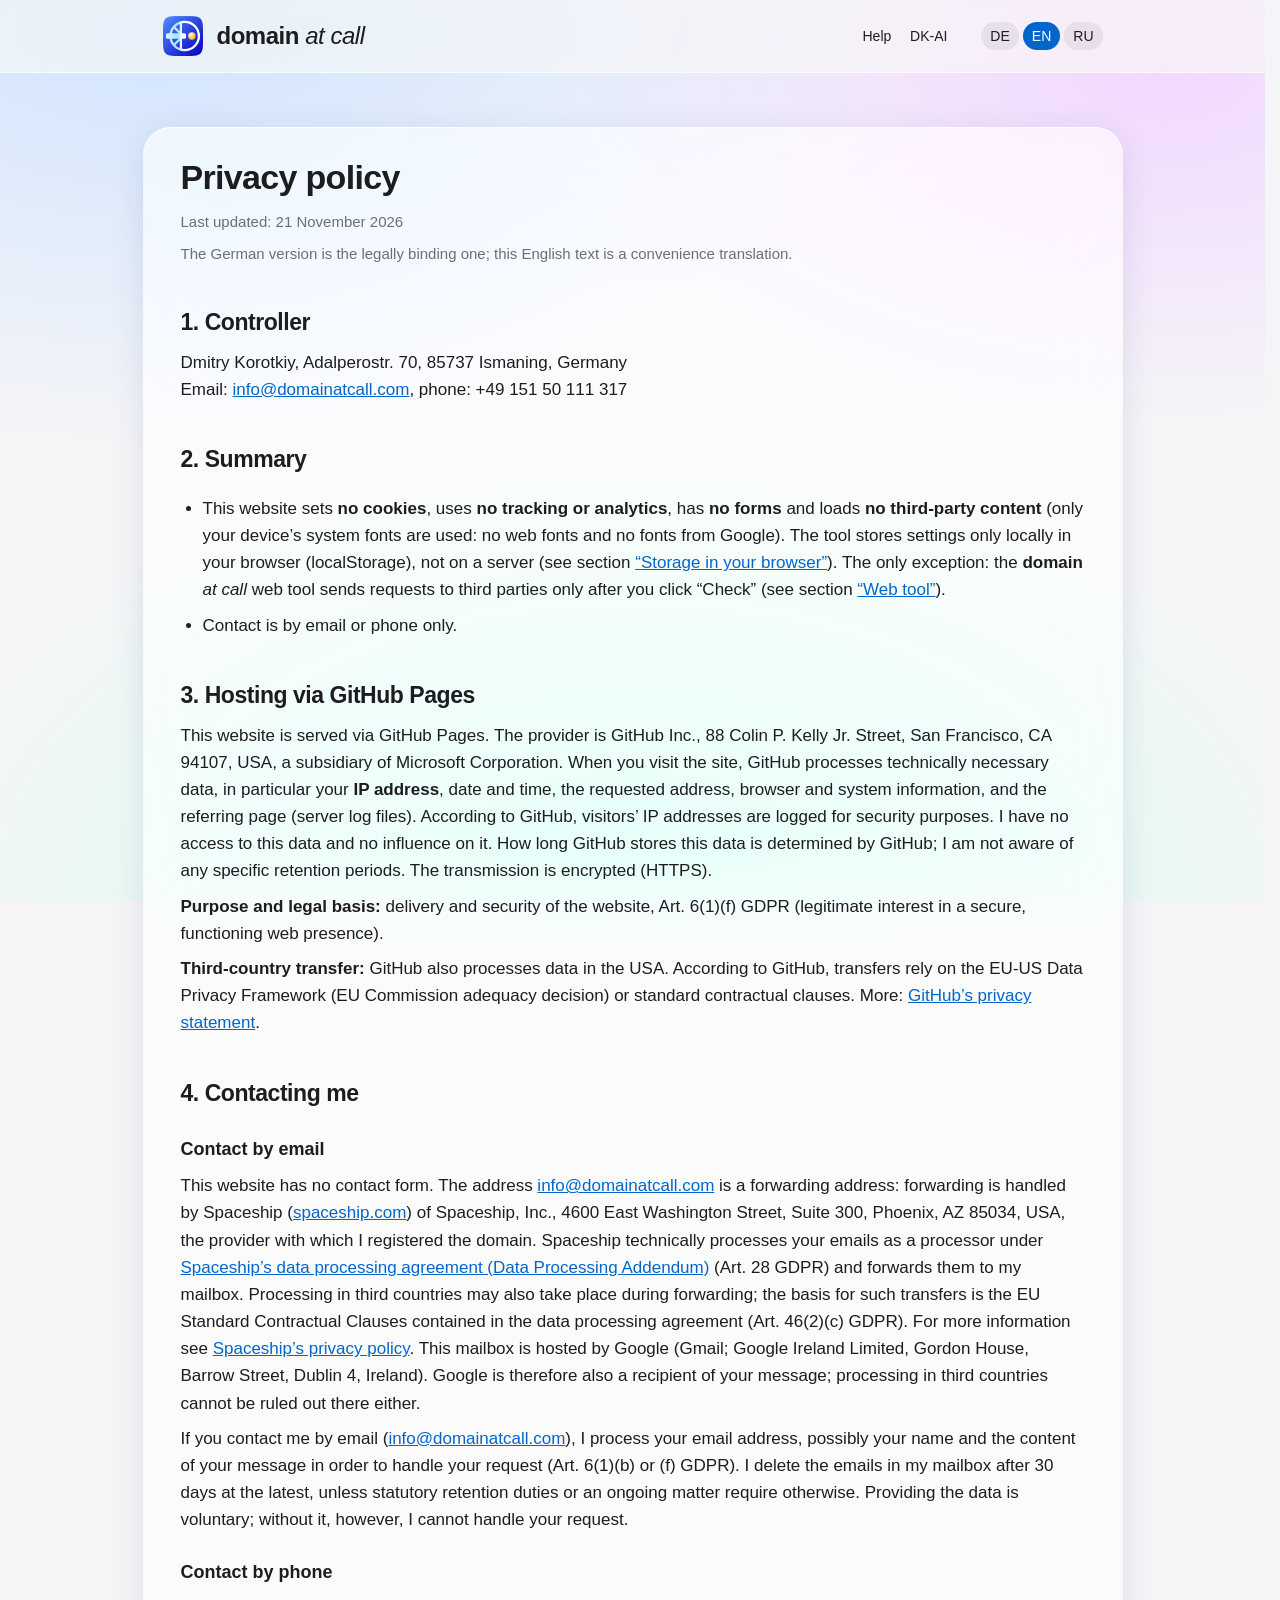
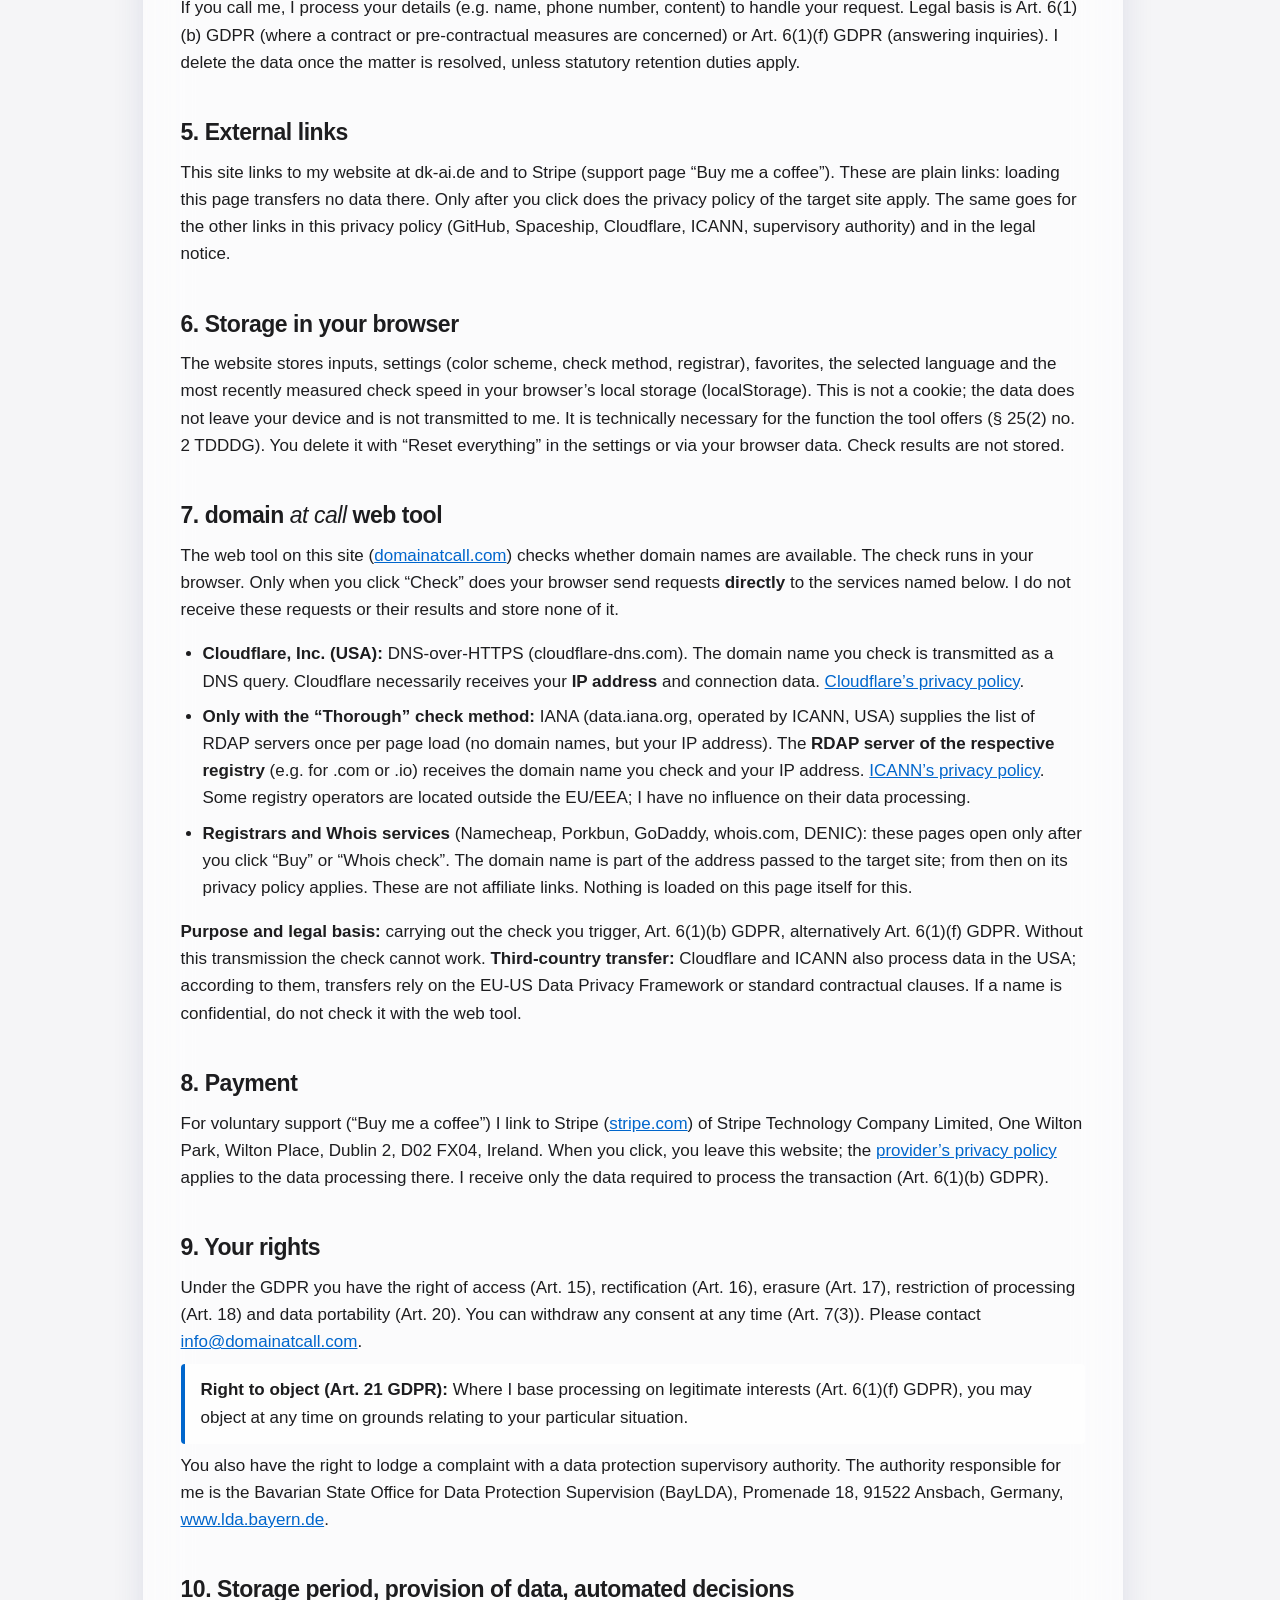
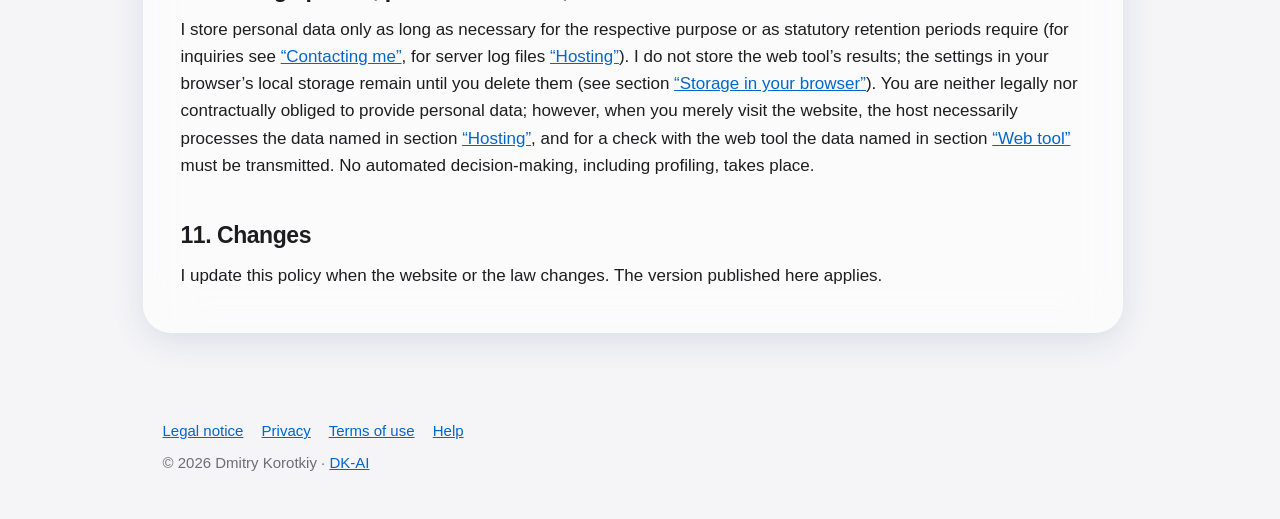
<file: datenschutz.html>
<!doctype html>
<html data-design="b" lang="de" data-lang="de">
<head>
<meta charset="utf-8">
<meta name="viewport" content="width=device-width,initial-scale=1">
<meta http-equiv="Content-Security-Policy" content="default-src 'none'; script-src 'self'; style-src 'self' 'unsafe-inline'; img-src 'self' data:; font-src 'self'; manifest-src 'self'; base-uri 'none'; form-action 'none'">
<meta name="referrer" content="strict-origin-when-cross-origin">
<title>Datenschutzerklärung – domain at call</title>
<meta name="description" content="Datenschutzerklärung für domainatcall.com: kein Tracking, keine Cookies.">
<link rel="icon" href="/favicon.ico" sizes="48x48">
<link rel="icon" type="image/png" sizes="32x32" href="favicon-32x32.png?v=7">
<link rel="icon" type="image/png" sizes="16x16" href="favicon-16x16.png?v=7">
<link rel="icon" type="image/png" sizes="32x32" href="favicon-dark-32x32.png?v=7" media="(prefers-color-scheme: dark)">
<link rel="icon" type="image/png" sizes="16x16" href="favicon-dark-16x16.png?v=7" media="(prefers-color-scheme: dark)">
<link rel="icon" href="favicon-adaptiv.svg?v=7" type="image/svg+xml" sizes="any">
<link rel="apple-touch-icon" href="apple-touch-icon.png?v=7">
<link rel="manifest" href="site.webmanifest?v=7">
<link rel="canonical" href="https://domainatcall.com/datenschutz.html">
<meta name="color-scheme" content="light dark">
<meta name="theme-color" content="#1637E8">
<script src="lang.js"></script>
<link rel="stylesheet" href="style.css">
<noscript><style>@media (max-width:700px){.burger{display:none!important}.menu{display:block!important}}</style></noscript>
</head>
<body class="privacy" data-title-de="Datenschutzerklärung – domain at call" data-title-en="Privacy policy – domain at call" data-title-ru="Политика конфиденциальности – domain at call">
<header><div class="wrap">
<a class="brand" data-i="index.html" href="index.html"><picture><source media="(prefers-color-scheme: dark)" srcset="logo-dark.svg?v=7"><img src="logo-light.svg?v=7" alt="" width="34" height="34"></picture><span class="bn"><strong>domain</strong> <em>at call</em></span></a>
<button class="burger" type="button" aria-expanded="false" aria-controls="menu"><span class="sr de" lang="de">Menü</span><span class="sr en" lang="en">Menu</span><span class="sr ru" lang="ru">Меню</span><i></i><i></i><i></i></button>
<div class="menu" id="menu">
<nav><a data-i="hilfe.html" href="hilfe.html"><span class="de" lang="de">Hilfe</span><span class="en" lang="en">Help</span><span class="ru" lang="ru">Справка</span></a>
<a href="https://dk-ai.de/" rel="noopener">DK-AI</a></nav>
<div class="lang" aria-label="Language"><a href="?lang=de" data-l="de" hreflang="de">DE</a><a href="?lang=en" data-l="en" hreflang="en">EN</a><a href="?lang=ru" data-l="ru" hreflang="ru">RU</a></div>
</div>
</div></header>
<main><div class="wrap">
<div class="de" lang="de"><h1>Datenschutzerklärung</h1>
<p class="note">Stand: 21. November 2026</p>

<h2 id="verantwortlicher-de">Verantwortlicher</h2>
<p>Dmitry Korotkiy, Adalperostr. 70, 85737 Ismaning, Deutschland<br>
E-Mail: <a href="mailto:info@domainatcall.com">info@domainatcall.com</a>, Telefon: +49 151 50 111 317</p>

<h2 id="kurzfassung-de">Kurzfassung</h2>
<ul>
<li>Diese Webseite setzt <strong>keine Cookies</strong>, nutzt <strong>kein Tracking und keine Statistik</strong>, hat <strong>keine Formulare</strong> und lädt <strong>keine Inhalte von Drittanbietern</strong> nach (es werden nur Systemschriften deines Geräts verwendet, keine Webfonts und keine Schriften von Google). Einstellungen speichert das Tool nur lokal in deinem Browser (localStorage), nicht auf einem Server (siehe Abschnitt <a href="#browser-de">„Speicherung im Browser“</a>). Einzige Ausnahme: Das Web-Tool <span class="bn"><strong>domain</strong> <em>at call</em></span> sendet erst nach deinem Klick auf „Prüfen“ Anfragen an Dritte (siehe Abschnitt <a href="#webtool-de">„Web-Tool“</a>).</li>
<li>Kontakt läuft nur per E-Mail oder Telefon.</li>
</ul>

<h2 id="hosting-de">Hosting über GitHub Pages</h2>
<p>Diese Webseite wird über GitHub Pages bereitgestellt. Anbieter ist die GitHub Inc., 88 Colin P. Kelly Jr. Street, San Francisco, CA 94107, USA, eine Tochter der Microsoft Corporation. Beim Aufruf der Seite verarbeitet GitHub technisch notwendige Daten, insbesondere deine <strong>IP-Adresse</strong>, Datum und Uhrzeit, die aufgerufene Adresse, Browser- und Systemangaben sowie die Herkunftsseite (Server-Logdateien). Nach Angaben von GitHub werden IP-Adressen von Besuchern zu Sicherheitszwecken protokolliert. Ich habe darauf keinen Zugriff und keinen Einfluss. Wie lange GitHub diese Daten speichert, legt GitHub fest; mir sind keine konkreten Fristen bekannt. Die Übertragung erfolgt verschlüsselt (HTTPS).</p>
<p><strong>Zweck und Rechtsgrundlage:</strong> Auslieferung und Sicherheit der Webseite, Art. 6 Abs. 1 lit. f DSGVO (berechtigtes Interesse an einem sicheren, funktionierenden Webauftritt).</p>
<p><strong>Drittlandübermittlung:</strong> GitHub verarbeitet Daten auch in den USA. Nach Angaben von GitHub stützt sich die Übermittlung auf das EU-US Data Privacy Framework (Angemessenheitsbeschluss der EU-Kommission) bzw. auf Standardvertragsklauseln. Näheres: <a href="https://docs.github.com/en/site-policy/privacy-policies/github-general-privacy-statement" rel="noopener">Datenschutzerklärung von GitHub</a>.</p>

<h2 id="kontakt-de">Kontaktaufnahme</h2>
<h3>Kontakt per E-Mail</h3>
<p>Auf dieser Webseite gibt es kein Kontaktformular. Die Adresse <a href="mailto:info@domainatcall.com">info@domainatcall.com</a> ist eine Weiterleitungsadresse: Die Weiterleitung erfolgt über Spaceship (<a href="https://www.spaceship.com/" rel="noopener">spaceship.com</a>) der Spaceship, Inc., 4600 East Washington Street, Suite 300, Phoenix, AZ 85034, USA, den Anbieter, bei dem ich die Domain registriert habe. Spaceship verarbeitet deine E-Mails dabei technisch als Auftragsverarbeiter auf Grundlage des <a href="https://www.spaceship.com/de/legal/data-processing-addendum/" rel="noopener">Auftragsverarbeitungsvertrags von Spaceship (Data Processing Addendum)</a> (Art. 28 DSGVO) und leitet sie an mein Postfach weiter. Bei der Weiterleitung kann auch eine Verarbeitung in Drittländern stattfinden; Grundlage für solche Übermittlungen sind die im Auftragsverarbeitungsvertrag enthaltenen EU-Standardvertragsklauseln (Art. 46 Abs. 2 lit. c DSGVO). Weitere Informationen findest du in der <a href="https://www.spaceship.com/de/legal/privacy-policy/" rel="noopener">Datenschutzerklärung von Spaceship</a>. Dieses Postfach wird bei Google (Gmail; Google Ireland Limited, Gordon House, Barrow Street, Dublin 4, Irland) geführt. Google ist damit ebenfalls Empfänger deiner Nachricht; auch dort kann eine Verarbeitung in Drittstaaten nicht ausgeschlossen werden.</p>
<p>Wenn du mich per E-Mail kontaktierst (<a href="mailto:info@domainatcall.com">info@domainatcall.com</a>), verarbeite ich deine E-Mail-Adresse, gegebenenfalls deinen Namen und den Inhalt deiner Nachricht, um deine Anfrage zu bearbeiten (Art. 6 Abs. 1 lit. b bzw. lit. f DSGVO). Die E-Mails in meinem Postfach lösche ich spätestens nach 30 Tagen, sofern keine gesetzlichen Aufbewahrungspflichten oder ein laufender Vorgang entgegenstehen. Die Angabe der Daten ist freiwillig, ohne sie kann ich deine Anfrage jedoch nicht bearbeiten.</p>
<h3>Kontakt per Telefon</h3>
<p>Wenn du mich anrufst, verarbeite ich deine Angaben (z. B. Name, Telefonnummer, Inhalt) zur Bearbeitung deiner Anfrage. Rechtsgrundlage ist Art. 6 Abs. 1 lit. b DSGVO (soweit es um ein Vertragsverhältnis oder vorvertragliche Maßnahmen geht) bzw. Art. 6 Abs. 1 lit. f DSGVO (Beantwortung von Anfragen). Ich lösche die Daten, sobald die Anfrage erledigt ist und keine gesetzlichen Aufbewahrungspflichten entgegenstehen.</p>

<h2 id="links-de">Externe Links</h2>
<p>Diese Seite verlinkt auf meine Webseite unter dk-ai.de und auf Stripe (Unterstützungsseite „Auf einen Kaffee einladen“). Es sind einfache Links: Beim Laden dieser Seite werden keine Daten dorthin übertragen. Erst nach deinem Klick gilt die Datenschutzerklärung der Zielseite. Das gilt ebenso für die übrigen Links in dieser Datenschutzerklärung (GitHub, Spaceship, Cloudflare, ICANN, Aufsichtsbehörde) und im Impressum.</p>

<h2 id="browser-de">Speicherung im Browser</h2>
<p>Die Webseite speichert Eingaben, Einstellungen (Farbschema, Prüfmethode, Registrar), Merkliste, die gewählte Sprache und die zuletzt gemessene Prüfgeschwindigkeit im lokalen Speicher deines Browsers (localStorage). Das ist kein Cookie; die Daten verlassen dein Gerät nicht und werden nicht an mich übertragen. Sie sind für die vom Tool angebotene Funktion technisch erforderlich (§ 25 Abs. 2 Nr. 2 TDDDG). Du löschst sie mit „Alles zurücksetzen“ in den Einstellungen oder über die Browserdaten. Prüfergebnisse werden nicht gespeichert.</p>

<span id="webtool"></span><h2 id="webtool-de">Web-Tool <span class="bn"><strong>domain</strong> <em>at call</em></span></h2>
<p>Das Web-Tool auf dieser Webseite (<a data-i="index.html" href="index.html">domainatcall.com</a>) prüft, ob Domainnamen frei sind. Die Prüfung läuft in deinem Browser. Erst wenn du auf „Prüfen“ klickst, sendet dein Browser <strong>direkt</strong> Anfragen an die unten genannten Dienste. Ich erhalte diese Anfragen und ihre Ergebnisse nicht und speichere nichts davon.</p>
<ul>
<li><strong>Cloudflare, Inc. (USA):</strong> DNS-over-HTTPS (cloudflare-dns.com). Der geprüfte Domainname wird als DNS-Abfrage übermittelt. Cloudflare erhält dabei technisch notwendig deine <strong>IP-Adresse</strong> und Verbindungsdaten. <a href="https://www.cloudflare.com/privacypolicy/" rel="noopener">Datenschutzerklärung von Cloudflare</a>.</li>
<li><strong>Nur bei der Prüfmethode „Gründlich“:</strong> IANA (data.iana.org, betrieben von ICANN, USA) liefert einmal pro Seitenaufruf die Liste der RDAP-Server (ohne Domainnamen, aber mit deiner IP-Adresse). Der <strong>RDAP-Server der jeweiligen Registry</strong> (z. B. für .com oder .io) erhält den geprüften Domainnamen und deine IP-Adresse. <a href="https://www.icann.org/privacy/policy" rel="noopener">Datenschutzerklärung von ICANN</a>. Die Registry-Betreiber sitzen teils außerhalb der EU/des EWR; auf deren Datenverarbeitung habe ich keinen Einfluss.</li>
<li><strong>Registrare und Whois-Dienste</strong> (Namecheap, Porkbun, GoDaddy, whois.com, DENIC): Diese Seiten öffnen sich erst nach deinem Klick auf „Kaufen“ bzw. „Whois-Gegenprüfung“. Dabei steht der Domainname in der Adresse, die an die Zielseite übergeben wird; ab dann gilt deren Datenschutzerklärung. Es sind keine Partnerlinks. Auf dieser Webseite selbst wird dafür nichts nachgeladen.</li>
</ul>
<p><strong>Zweck und Rechtsgrundlage:</strong> Durchführung der von dir ausgelösten Prüfung, Art. 6 Abs. 1 lit. b DSGVO, hilfsweise Art. 6 Abs. 1 lit. f DSGVO. Ohne diese Übermittlung kann die Prüfung nicht funktionieren. <strong>Drittlandübermittlung:</strong> Cloudflare und ICANN verarbeiten Daten auch in den USA; nach deren Angaben stützt sich die Übermittlung auf das EU-US Data Privacy Framework bzw. auf Standardvertragsklauseln. Ist ein Name vertraulich, prüfe ihn nicht mit dem Web-Tool.</p>

<h2 id="zahlung-de">Zahlung</h2>
<p>Für freiwillige Unterstützung („Auf einen Kaffee einladen“) verlinke ich auf Stripe (<a href="https://stripe.com/" rel="noopener">stripe.com</a>) der Stripe Technology Company Limited, One Wilton Park, Wilton Place, Dublin 2, D02 FX04, Irland. Mit dem Klick verlässt du diese Webseite; für die dortige Datenverarbeitung gilt die <a href="https://stripe.com/privacy" rel="noopener">Datenschutzerklärung des Anbieters</a>. Ich erhalte nur die zur Vertragsabwicklung erforderlichen Daten (Art. 6 Abs. 1 lit. b DSGVO).</p>

<h2 id="rechte-de">Deine Rechte</h2>
<p>Du hast nach der DSGVO das Recht auf Auskunft (Art. 15), Berichtigung (Art. 16), Löschung (Art. 17), Einschränkung der Verarbeitung (Art. 18) und Datenübertragbarkeit (Art. 20). Eine erteilte Einwilligung kannst du jederzeit widerrufen (Art. 7 Abs. 3). Wende dich dafür an <a href="mailto:info@domainatcall.com">info@domainatcall.com</a>.</p>
<p class="box"><strong>Widerspruchsrecht (Art. 21 DSGVO):</strong> Soweit ich eine Verarbeitung auf berechtigte Interessen (Art. 6 Abs. 1 lit. f DSGVO) stütze, kannst du dieser aus Gründen, die sich aus deiner besonderen Situation ergeben, jederzeit widersprechen.</p>
<p>Du hast außerdem das Recht, dich bei einer Datenschutz-Aufsichtsbehörde zu beschweren. Für mich zuständig ist das Bayerische Landesamt für Datenschutzaufsicht (BayLDA), Promenade 18, 91522 Ansbach, <a href="https://www.lda.bayern.de" rel="noopener">www.lda.bayern.de</a>.</p>

<h2 id="speicherdauer-de">Speicherdauer, Bereitstellung der Daten, automatisierte Entscheidungen</h2>
<p>Ich speichere personenbezogene Daten nur so lange, wie es für den jeweiligen Zweck erforderlich ist oder gesetzliche Aufbewahrungsfristen es verlangen (zu Anfragen siehe <a href="#kontakt-de">„Kontaktaufnahme“</a>, zu Server-Logdateien <a href="#hosting-de">„Hosting“</a>). Ergebnisse des Web-Tools speichere ich nicht; die Einstellungen im lokalen Speicher deines Browsers bleiben, bis du sie löschst (siehe Abschnitt <a href="#browser-de">„Speicherung im Browser“</a>). Du bist weder gesetzlich noch vertraglich verpflichtet, personenbezogene Daten bereitzustellen; beim bloßen Aufruf der Webseite verarbeitet der Hoster jedoch technisch zwingend die im Abschnitt <a href="#hosting-de">„Hosting“</a> genannten Daten, und für eine Prüfung mit dem Web-Tool müssen die im Abschnitt <a href="#webtool-de">„Web-Tool“</a> genannten Daten übermittelt werden. Eine automatisierte Entscheidungsfindung einschließlich Profiling findet nicht statt.</p>

<h2 id="aenderungen-de">Änderungen</h2>
<p>Ich passe diese Erklärung an, wenn sich die Webseite oder die Rechtslage ändern. Es gilt die jeweils hier veröffentlichte Fassung.</p>
</div>
<div class="en" lang="en"><h1>Privacy policy</h1>
<p class="note">Last updated: 21 November 2026</p>
<p class="note">The German version is the legally binding one; this English text is a convenience translation.</p>

<h2 id="verantwortlicher-en">Controller</h2>
<p>Dmitry Korotkiy, Adalperostr. 70, 85737 Ismaning, Germany<br>
Email: <a href="mailto:info@domainatcall.com">info@domainatcall.com</a>, phone: +49 151 50 111 317</p>

<h2 id="kurzfassung-en">Summary</h2>
<ul>
<li>This website sets <strong>no cookies</strong>, uses <strong>no tracking or analytics</strong>, has <strong>no forms</strong> and loads <strong>no third-party content</strong> (only your device’s system fonts are used: no web fonts and no fonts from Google). The tool stores settings only locally in your browser (localStorage), not on a server (see section <a href="#browser-en">“Storage in your browser”</a>). The only exception: the <span class="bn"><strong>domain</strong> <em>at call</em></span> web tool sends requests to third parties only after you click “Check” (see section <a href="#webtool-en">“Web tool”</a>).</li>
<li>Contact is by email or phone only.</li>
</ul>

<h2 id="hosting-en">Hosting via GitHub Pages</h2>
<p>This website is served via GitHub Pages. The provider is GitHub Inc., 88 Colin P. Kelly Jr. Street, San Francisco, CA 94107, USA, a subsidiary of Microsoft Corporation. When you visit the site, GitHub processes technically necessary data, in particular your <strong>IP address</strong>, date and time, the requested address, browser and system information, and the referring page (server log files). According to GitHub, visitors’ IP addresses are logged for security purposes. I have no access to this data and no influence on it. How long GitHub stores this data is determined by GitHub; I am not aware of any specific retention periods. The transmission is encrypted (HTTPS).</p>
<p><strong>Purpose and legal basis:</strong> delivery and security of the website, Art. 6(1)(f) GDPR (legitimate interest in a secure, functioning web presence).</p>
<p><strong>Third-country transfer:</strong> GitHub also processes data in the USA. According to GitHub, transfers rely on the EU-US Data Privacy Framework (EU Commission adequacy decision) or standard contractual clauses. More: <a href="https://docs.github.com/en/site-policy/privacy-policies/github-general-privacy-statement" rel="noopener">GitHub’s privacy statement</a>.</p>

<h2 id="kontakt-en">Contacting me</h2>
<h3>Contact by email</h3>
<p>This website has no contact form. The address <a href="mailto:info@domainatcall.com">info@domainatcall.com</a> is a forwarding address: forwarding is handled by Spaceship (<a href="https://www.spaceship.com/" rel="noopener">spaceship.com</a>) of Spaceship, Inc., 4600 East Washington Street, Suite 300, Phoenix, AZ 85034, USA, the provider with which I registered the domain. Spaceship technically processes your emails as a processor under <a href="https://www.spaceship.com/de/legal/data-processing-addendum/" rel="noopener">Spaceship’s data processing agreement (Data Processing Addendum)</a> (Art. 28 GDPR) and forwards them to my mailbox. Processing in third countries may also take place during forwarding; the basis for such transfers is the EU Standard Contractual Clauses contained in the data processing agreement (Art. 46(2)(c) GDPR). For more information see <a href="https://www.spaceship.com/de/legal/privacy-policy/" rel="noopener">Spaceship’s privacy policy</a>. This mailbox is hosted by Google (Gmail; Google Ireland Limited, Gordon House, Barrow Street, Dublin 4, Ireland). Google is therefore also a recipient of your message; processing in third countries cannot be ruled out there either.</p>
<p>If you contact me by email (<a href="mailto:info@domainatcall.com">info@domainatcall.com</a>), I process your email address, possibly your name and the content of your message in order to handle your request (Art. 6(1)(b) or (f) GDPR). I delete the emails in my mailbox after 30 days at the latest, unless statutory retention duties or an ongoing matter require otherwise. Providing the data is voluntary; without it, however, I cannot handle your request.</p>
<h3>Contact by phone</h3>
<p>If you call me, I process your details (e.g. name, phone number, content) to handle your request. Legal basis is Art. 6(1)(b) GDPR (where a contract or pre-contractual measures are concerned) or Art. 6(1)(f) GDPR (answering inquiries). I delete the data once the matter is resolved, unless statutory retention duties apply.</p>

<h2 id="links-en">External links</h2>
<p>This site links to my website at dk-ai.de and to Stripe (support page “Buy me a coffee”). These are plain links: loading this page transfers no data there. Only after you click does the privacy policy of the target site apply. The same goes for the other links in this privacy policy (GitHub, Spaceship, Cloudflare, ICANN, supervisory authority) and in the legal notice.</p>

<h2 id="browser-en">Storage in your browser</h2>
<p>The website stores inputs, settings (color scheme, check method, registrar), favorites, the selected language and the most recently measured check speed in your browser’s local storage (localStorage). This is not a cookie; the data does not leave your device and is not transmitted to me. It is technically necessary for the function the tool offers (§ 25(2) no. 2 TDDDG). You delete it with “Reset everything” in the settings or via your browser data. Check results are not stored.</p>

<h2 id="webtool-en"><span class="bn"><strong>domain</strong> <em>at call</em></span> web tool</h2>
<p>The web tool on this site (<a data-i="index.html" href="index.html">domainatcall.com</a>) checks whether domain names are available. The check runs in your browser. Only when you click “Check” does your browser send requests <strong>directly</strong> to the services named below. I do not receive these requests or their results and store none of it.</p>
<ul>
<li><strong>Cloudflare, Inc. (USA):</strong> DNS-over-HTTPS (cloudflare-dns.com). The domain name you check is transmitted as a DNS query. Cloudflare necessarily receives your <strong>IP address</strong> and connection data. <a href="https://www.cloudflare.com/privacypolicy/" rel="noopener">Cloudflare’s privacy policy</a>.</li>
<li><strong>Only with the “Thorough” check method:</strong> IANA (data.iana.org, operated by ICANN, USA) supplies the list of RDAP servers once per page load (no domain names, but your IP address). The <strong>RDAP server of the respective registry</strong> (e.g. for .com or .io) receives the domain name you check and your IP address. <a href="https://www.icann.org/privacy/policy" rel="noopener">ICANN’s privacy policy</a>. Some registry operators are located outside the EU/EEA; I have no influence on their data processing.</li>
<li><strong>Registrars and Whois services</strong> (Namecheap, Porkbun, GoDaddy, whois.com, DENIC): these pages open only after you click “Buy” or “Whois check”. The domain name is part of the address passed to the target site; from then on its privacy policy applies. These are not affiliate links. Nothing is loaded on this page itself for this.</li>
</ul>
<p><strong>Purpose and legal basis:</strong> carrying out the check you trigger, Art. 6(1)(b) GDPR, alternatively Art. 6(1)(f) GDPR. Without this transmission the check cannot work. <strong>Third-country transfer:</strong> Cloudflare and ICANN also process data in the USA; according to them, transfers rely on the EU-US Data Privacy Framework or standard contractual clauses. If a name is confidential, do not check it with the web tool.</p>

<h2 id="zahlung-en">Payment</h2>
<p>For voluntary support (“Buy me a coffee”) I link to Stripe (<a href="https://stripe.com/" rel="noopener">stripe.com</a>) of Stripe Technology Company Limited, One Wilton Park, Wilton Place, Dublin 2, D02 FX04, Ireland. When you click, you leave this website; the <a href="https://stripe.com/privacy" rel="noopener">provider’s privacy policy</a> applies to the data processing there. I receive only the data required to process the transaction (Art. 6(1)(b) GDPR).</p>

<h2 id="rechte-en">Your rights</h2>
<p>Under the GDPR you have the right of access (Art. 15), rectification (Art. 16), erasure (Art. 17), restriction of processing (Art. 18) and data portability (Art. 20). You can withdraw any consent at any time (Art. 7(3)). Please contact <a href="mailto:info@domainatcall.com">info@domainatcall.com</a>.</p>
<p class="box"><strong>Right to object (Art. 21 GDPR):</strong> Where I base processing on legitimate interests (Art. 6(1)(f) GDPR), you may object at any time on grounds relating to your particular situation.</p>
<p>You also have the right to lodge a complaint with a data protection supervisory authority. The authority responsible for me is the Bavarian State Office for Data Protection Supervision (BayLDA), Promenade 18, 91522 Ansbach, Germany, <a href="https://www.lda.bayern.de" rel="noopener">www.lda.bayern.de</a>.</p>

<h2 id="speicherdauer-en">Storage period, provision of data, automated decisions</h2>
<p>I store personal data only as long as necessary for the respective purpose or as statutory retention periods require (for inquiries see <a href="#kontakt-en">“Contacting me”</a>, for server log files <a href="#hosting-en">“Hosting”</a>). I do not store the web tool’s results; the settings in your browser’s local storage remain until you delete them (see section <a href="#browser-en">“Storage in your browser”</a>). You are neither legally nor contractually obliged to provide personal data; however, when you merely visit the website, the host necessarily processes the data named in section <a href="#hosting-en">“Hosting”</a>, and for a check with the web tool the data named in section <a href="#webtool-en">“Web tool”</a> must be transmitted. No automated decision-making, including profiling, takes place.</p>

<h2 id="aenderungen-en">Changes</h2>
<p>I update this policy when the website or the law changes. The version published here applies.</p>
</div>
<div class="ru" lang="ru"><h1>Политика конфиденциальности</h1>
<p class="note">Актуально на: 21 ноября 2026 г.</p>
<p class="note">Юридически обязательной является немецкая версия, русский текст приведён для удобства.</p>

<h2 id="verantwortlicher-ru">Ответственное лицо</h2>
<p>Dmitry Korotkiy, Adalperostr. 70, 85737 Ismaning, Германия<br>
Эл. почта: <a href="mailto:info@domainatcall.com">info@domainatcall.com</a>, телефон: +49 151 50 111 317</p>

<h2 id="kurzfassung-ru">Коротко</h2>
<ul>
<li>Этот сайт <strong>не использует файлы cookie</strong>, <strong>не ведёт отслеживание и статистику</strong>, <strong>не содержит форм</strong> и <strong>не загружает содержимое сторонних сервисов</strong> (используются только системные шрифты вашего устройства: без веб-шрифтов и без шрифтов Google). Настройки инструмент хранит только локально в вашем браузере (localStorage), а не на сервере (см. раздел <a href="#browser-ru">«Хранение в браузере»</a>). Единственное исключение: веб-инструмент <span class="bn"><strong>domain</strong> <em>at call</em></span> отправляет запросы третьим лицам только после вашего нажатия «Проверить» (см. раздел <a href="#webtool-ru">«Веб-инструмент»</a>).</li>
<li>Связаться со мной можно только по электронной почте или телефону.</li>
</ul>

<h2 id="hosting-ru">Хостинг на GitHub Pages</h2>
<p>Этот сайт размещён на GitHub Pages. Провайдер – GitHub Inc., 88 Colin P. Kelly Jr. Street, San Francisco, CA 94107, США, дочерняя компания Microsoft Corporation. При посещении сайта GitHub обрабатывает технически необходимые данные, в частности ваш <strong>IP-адрес</strong>, дату и время, запрошенный адрес, сведения о браузере и системе, а также страницу-источник (журналы сервера). По данным GitHub, IP-адреса посетителей протоколируются в целях безопасности. У меня нет доступа к этим данным и нет влияния на них. Как долго GitHub хранит эти данные, определяет GitHub; конкретные сроки мне не известны. Передача данных осуществляется в зашифрованном виде (HTTPS).</p>
<p><strong>Цель и правовое основание:</strong> предоставление сайта и обеспечение его безопасности, ст. 6 п. 1 лит. f GDPR (законный интерес в безопасной и работающей веб-презентации).</p>
<p><strong>Передача в третьи страны:</strong> GitHub обрабатывает данные в том числе в США. По заявлению GitHub, передача основана на EU-US Data Privacy Framework (решение Еврокомиссии об адекватности) либо на стандартных договорных условиях. Подробнее: <a href="https://docs.github.com/en/site-policy/privacy-policies/github-general-privacy-statement" rel="noopener">политика конфиденциальности GitHub</a>.</p>

<h2 id="kontakt-ru">Обращение ко мне</h2>
<h3>Связь по электронной почте</h3>
<p>На этом сайте нет контактной формы. Адрес <a href="mailto:info@domainatcall.com">info@domainatcall.com</a> является адресом пересылки: пересылку выполняет Spaceship (<a href="https://www.spaceship.com/" rel="noopener">spaceship.com</a>) компании Spaceship, Inc., 4600 East Washington Street, Suite 300, Phoenix, AZ 85034, США, провайдер, у которого я зарегистрировал домен. Spaceship технически обрабатывает ваши письма в качестве обработчика на основании <a href="https://www.spaceship.com/de/legal/data-processing-addendum/" rel="noopener">договора об обработке данных Spaceship (Data Processing Addendum)</a> (ст. 28 GDPR) и пересылает их в мой почтовый ящик. При пересылке обработка может также происходить в третьих странах; основанием для таких передач служат стандартные договорные условия ЕС (ст. 46 абз. 2 лит. c GDPR), входящие в договор об обработке данных. Подробнее см. <a href="https://www.spaceship.com/de/legal/privacy-policy/" rel="noopener">политику конфиденциальности Spaceship</a>. Этот почтовый ящик ведётся у Google (Gmail; Google Ireland Limited, Gordon House, Barrow Street, Dublin 4, Ирландия). Таким образом, Google также является получателем вашего сообщения; и там обработка в третьих странах не исключается.</p>
<p>Если вы пишете мне по электронной почте (<a href="mailto:info@domainatcall.com">info@domainatcall.com</a>), я обрабатываю ваш адрес электронной почты, при необходимости ваше имя и содержание сообщения для рассмотрения вашего обращения (ст. 6 п. 1 лит. b или лит. f GDPR). Письма в моём почтовом ящике я удаляю не позднее чем через 30 дней, если этому не препятствуют законные обязанности по хранению или текущее дело. Предоставление данных добровольно, однако без них я не смогу рассмотреть ваше обращение.</p>
<h3>Связь по телефону</h3>
<p>Если вы звоните мне, я обрабатываю ваши данные (например, имя, номер телефона, содержание) для рассмотрения вашего обращения. Правовое основание – ст. 6 п. 1 лит. b GDPR (если речь идёт о договоре или преддоговорных мерах) либо ст. 6 п. 1 лит. f GDPR (ответ на запросы). Я удаляю данные, как только обращение рассмотрено и нет законных обязанностей по хранению.</p>

<h2 id="links-ru">Внешние ссылки</h2>
<p>Сайт ссылается на мой сайт dk-ai.de и на Stripe (страницу поддержки «Угостить кофе»). Это простые ссылки: при загрузке этой страницы туда не передаются никакие данные. Политика конфиденциальности целевого сайта действует только после вашего перехода. То же относится к остальным ссылкам в этой политике (GitHub, Spaceship, Cloudflare, ICANN, надзорный орган) и в разделе Impressum.</p>

<h2 id="browser-ru">Хранение в браузере</h2>
<p>Сайт хранит ввод, настройки (цветовая схема, метод проверки, регистратор), избранное, выбранный язык и последнюю измеренную скорость проверки в локальном хранилище вашего браузера (localStorage). Это не cookie; данные не покидают ваше устройство и не передаются мне. Они технически необходимы для функции, которую предлагает инструмент (§ 25 абз. 2 п. 2 TDDDG). Вы можете удалить их кнопкой «Сбросить всё» в настройках или через данные браузера. Результаты проверки не сохраняются.</p>

<h2 id="webtool-ru">Веб-инструмент <span class="bn"><strong>domain</strong> <em>at call</em></span></h2>
<p>Веб-инструмент на этом сайте (<a data-i="index.html" href="index.html">domainatcall.com</a>) проверяет, свободны ли доменные имена. Проверка выполняется в вашем браузере. Только когда вы нажимаете «Проверить», ваш браузер отправляет запросы <strong>напрямую</strong> перечисленным ниже сервисам. Я не получаю эти запросы и их результаты и ничего из этого не сохраняю.</p>
<ul>
<li><strong>Cloudflare, Inc. (США):</strong> DNS-over-HTTPS (cloudflare-dns.com). Проверяемое доменное имя передаётся как DNS-запрос. При этом Cloudflare по техническим причинам получает ваш <strong>IP-адрес</strong> и данные соединения. <a href="https://www.cloudflare.com/privacypolicy/" rel="noopener">Политика конфиденциальности Cloudflare</a>.</li>
<li><strong>Только при методе проверки «Точно»:</strong> IANA (data.iana.org, управляется ICANN, США) один раз при загрузке страницы отдаёт список RDAP-серверов (без доменных имён, но с вашим IP-адресом). <strong>RDAP-сервер соответствующего реестра</strong> (например, для .com или .io) получает проверяемое доменное имя и ваш IP-адрес. <a href="https://www.icann.org/privacy/policy" rel="noopener">Политика конфиденциальности ICANN</a>. Часть операторов реестров находится за пределами ЕС/ЕЭП; на обработку данных у них я повлиять не могу.</li>
<li><strong>Регистраторы и whois-сервисы</strong> (Namecheap, Porkbun, GoDaddy, whois.com, DENIC): эти страницы открываются только после вашего нажатия «Купить» или «Проверить в whois». Доменное имя при этом входит в адрес, передаваемый целевому сайту; далее действует его политика конфиденциальности. Это не партнёрские ссылки. На самой странице для этого ничего не подгружается.</li>
</ul>
<p><strong>Цель и правовое основание:</strong> выполнение запущенной вами проверки, ст. 6 п. 1 лит. b GDPR, в качестве дополнительного основания – ст. 6 п. 1 лит. f GDPR. Без этой передачи проверка работать не может. <strong>Передача в третьи страны:</strong> Cloudflare и ICANN обрабатывают данные в том числе в США; по их заявлению, передача основана на EU-US Data Privacy Framework либо на стандартных договорных условиях. Если имя конфиденциально, не проверяйте его в веб-инструменте.</p>

<h2 id="zahlung-ru">Оплата</h2>
<p>Для добровольной поддержки («Угостить кофе») я ссылаюсь на Stripe (<a href="https://stripe.com/" rel="noopener">stripe.com</a>) компании Stripe Technology Company Limited, One Wilton Park, Wilton Place, Dublin 2, D02 FX04, Ирландия. После нажатия вы покидаете этот сайт; на обработку данных там действует <a href="https://stripe.com/privacy" rel="noopener">политика конфиденциальности провайдера</a>. Я получаю только данные, необходимые для проведения платежа (ст. 6 п. 1 лит. b GDPR).</p>

<h2 id="rechte-ru">Ваши права</h2>
<p>По GDPR вы имеете право на доступ (ст. 15), исправление (ст. 16), удаление (ст. 17), ограничение обработки (ст. 18) и переносимость данных (ст. 20). Любое данное вами согласие можно отозвать в любое время (ст. 7 п. 3). По этим вопросам пишите на <a href="mailto:info@domainatcall.com">info@domainatcall.com</a>.</p>
<p class="box"><strong>Право на возражение (ст. 21 GDPR):</strong> Если я основываю обработку на законных интересах (ст. 6 п. 1 лит. f GDPR), вы можете в любое время возразить против неё по причинам, связанным с вашей особой ситуацией.</p>
<p>Вы также вправе подать жалобу в орган по надзору за защитой данных. Для меня компетентно Баварское государственное ведомство по надзору за защитой данных (BayLDA), Promenade 18, 91522 Ansbach, Германия, <a href="https://www.lda.bayern.de" rel="noopener">www.lda.bayern.de</a>.</p>

<h2 id="speicherdauer-ru">Срок хранения, предоставление данных, автоматизированные решения</h2>
<p>Я храню персональные данные только столько, сколько необходимо для соответствующей цели или требуется по законным срокам хранения (по обращениям см. раздел <a href="#kontakt-ru">«Обращение ко мне»</a>, по журналам сервера – раздел <a href="#hosting-ru">«Хостинг»</a>). Результаты веб-инструмента я не сохраняю; настройки в локальном хранилище вашего браузера остаются, пока вы их не удалите (см. раздел <a href="#browser-ru">«Хранение в браузере»</a>). Вы не обязаны предоставлять персональные данные ни по закону, ни по договору; однако при простом посещении сайта хостинг-провайдер по техническим причинам обязательно обрабатывает данные, указанные в разделе <a href="#hosting-ru">«Хостинг»</a>, а для проверки с помощью веб-инструмента необходимо передать данные, указанные в разделе <a href="#webtool-ru">«Веб-инструмент»</a>. Автоматизированное принятие решений, включая профилирование, не осуществляется.</p>

<h2 id="aenderungen-ru">Изменения</h2>
<p>Я обновляю эту политику, когда меняются сайт или правовые нормы. Действует версия, опубликованная здесь.</p>
</div>
</div></main>
<footer><div class="wrap">
<div><a data-i="impressum.html" href="impressum.html"><span class="de" lang="de">Impressum</span><span class="en" lang="en">Legal notice</span><span class="ru" lang="ru">Выходные данные</span></a>
<a data-i="datenschutz.html" href="datenschutz.html"><span class="de" lang="de">Datenschutz</span><span class="en" lang="en">Privacy</span><span class="ru" lang="ru">Конфиденциальность</span></a>
<a data-i="nutzungsbedingungen.html" href="nutzungsbedingungen.html"><span class="de" lang="de">Nutzungsbedingungen</span><span class="en" lang="en">Terms of use</span><span class="ru" lang="ru">Условия использования</span></a>
<a data-i="hilfe.html" href="hilfe.html"><span class="de" lang="de">Hilfe</span><span class="en" lang="en">Help</span><span class="ru" lang="ru">Справка</span></a></div>
<p>© 2026 Dmitry Korotkiy · <a href="https://dk-ai.de/" rel="noopener">DK-AI</a></p>
</div></footer>
<script src="site.js"></script>
</body>
</html>
</file>
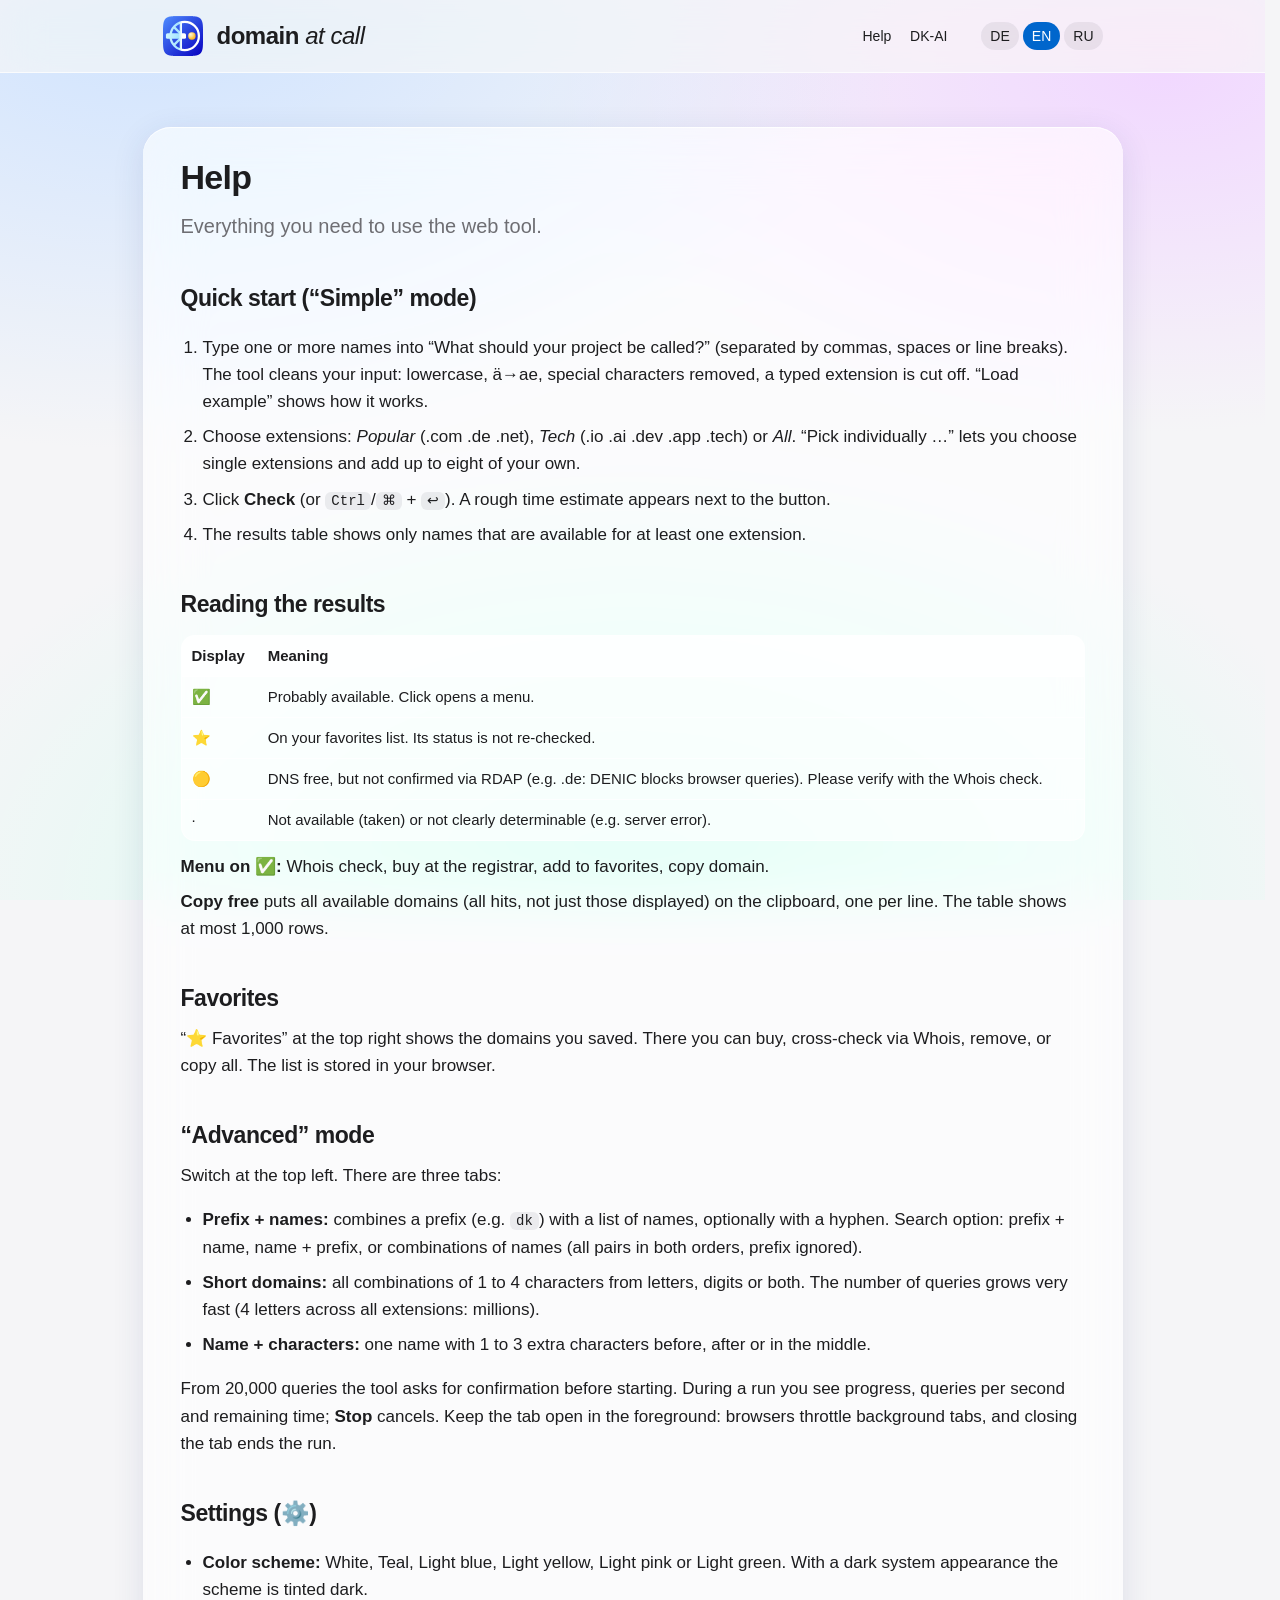
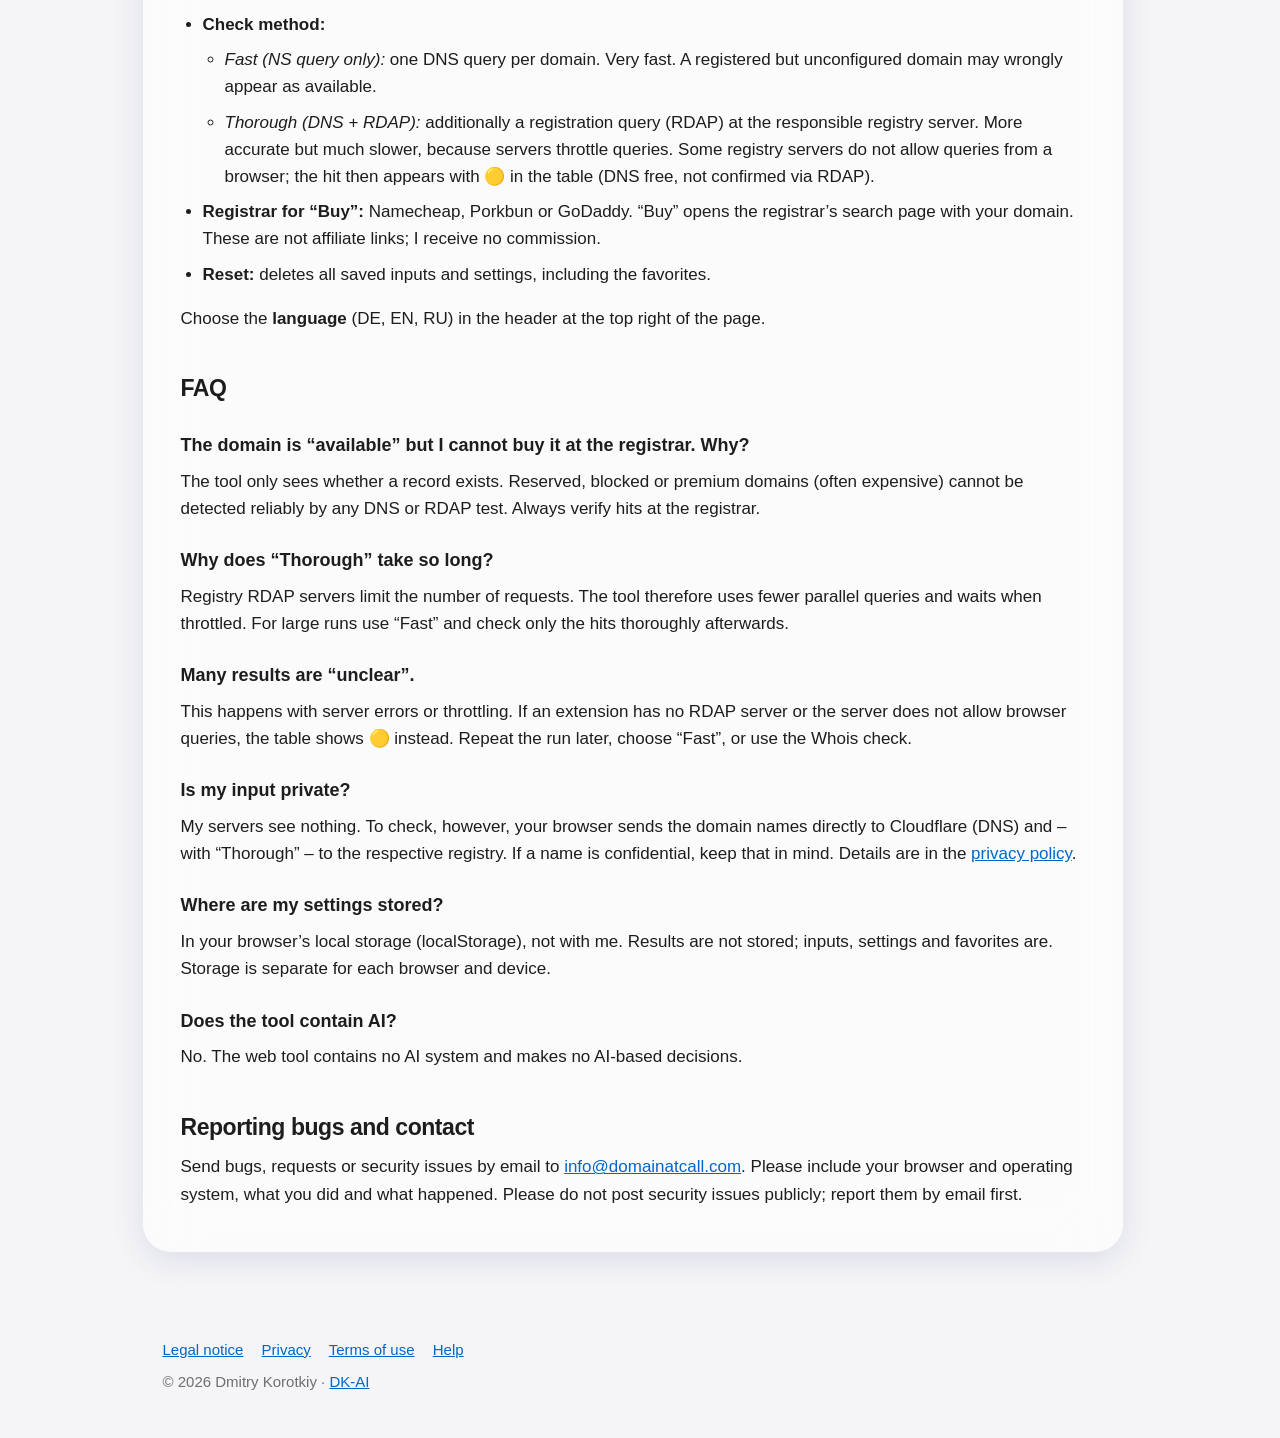
<file: hilfe.html>
<!doctype html>
<html data-design="b" lang="de" data-lang="de">
<head>
<meta charset="utf-8">
<meta name="viewport" content="width=device-width,initial-scale=1">
<meta http-equiv="Content-Security-Policy" content="default-src 'none'; script-src 'self'; style-src 'self' 'unsafe-inline'; img-src 'self' data:; font-src 'self'; manifest-src 'self'; base-uri 'none'; form-action 'none'">
<meta name="referrer" content="strict-origin-when-cross-origin">
<title>domain at call – Hilfe</title>
<meta name="description" content="Hilfe zum Web-Tool domain at call: Bedienung, Prüfmethoden, häufige Fragen.">
<link rel="icon" href="/favicon.ico" sizes="48x48">
<link rel="icon" type="image/png" sizes="32x32" href="favicon-32x32.png?v=7">
<link rel="icon" type="image/png" sizes="16x16" href="favicon-16x16.png?v=7">
<link rel="icon" type="image/png" sizes="32x32" href="favicon-dark-32x32.png?v=7" media="(prefers-color-scheme: dark)">
<link rel="icon" type="image/png" sizes="16x16" href="favicon-dark-16x16.png?v=7" media="(prefers-color-scheme: dark)">
<link rel="icon" href="favicon-adaptiv.svg?v=7" type="image/svg+xml" sizes="any">
<link rel="apple-touch-icon" href="apple-touch-icon.png?v=7">
<link rel="manifest" href="site.webmanifest?v=7">
<link rel="canonical" href="https://domainatcall.com/hilfe.html">
<meta name="color-scheme" content="light dark">
<meta name="theme-color" content="#1637E8">
<script src="lang.js"></script>
<link rel="stylesheet" href="style.css">
<noscript><style>@media (max-width:700px){.burger{display:none!important}.menu{display:block!important}}</style></noscript>
</head>
<body data-title-de="domain at call – Hilfe" data-title-en="domain at call – Help" data-title-ru="domain at call – справка">
<header><div class="wrap">
<a class="brand" data-i="index.html" href="index.html"><picture><source media="(prefers-color-scheme: dark)" srcset="logo-dark.svg?v=7"><img src="logo-light.svg?v=7" alt="" width="34" height="34"></picture><span class="bn"><strong>domain</strong> <em>at call</em></span></a>
<button class="burger" type="button" aria-expanded="false" aria-controls="menu"><span class="sr de" lang="de">Menü</span><span class="sr en" lang="en">Menu</span><span class="sr ru" lang="ru">Меню</span><i></i><i></i><i></i></button>
<div class="menu" id="menu">
<nav><a data-i="hilfe.html" href="hilfe.html"><span class="de" lang="de">Hilfe</span><span class="en" lang="en">Help</span><span class="ru" lang="ru">Справка</span></a>
<a href="https://dk-ai.de/" rel="noopener">DK-AI</a></nav>
<div class="lang" aria-label="Language"><a href="?lang=de" data-l="de" hreflang="de">DE</a><a href="?lang=en" data-l="en" hreflang="en">EN</a><a href="?lang=ru" data-l="ru" hreflang="ru">RU</a></div>
</div>
</div></header>
<main><div class="wrap">
<div class="de" lang="de"><h1>Hilfe</h1>
<p class="lead">Alles, was du zur Bedienung des Web-Tools brauchst.</p>

<h2>Schnellstart (Modus „Einfach“)</h2>
<ol>
<li>Tippe in das Feld „Wie soll dein Projekt heißen?“ einen oder mehrere Namen ein (mit Komma, Leerzeichen oder Zeilenumbruch getrennt). Das Tool bereinigt die Eingabe selbst: Kleinbuchstaben, ä→ae, Sonderzeichen entfallen, eine eingetippte Endung wird abgeschnitten. Mit „Beispiel laden“ siehst du, wie es aussieht.</li>
<li>Wähle die Endungen: <em>Beliebt</em> (.com .de .net), <em>Tech</em> (.io .ai .dev .app .tech) oder <em>Alle</em>. Über „Einzeln wählen …“ wählst du einzelne Endungen und trägst bis zu acht eigene ein.</li>
<li>Klicke auf <strong>Prüfen</strong> (oder <kbd>Strg</kbd>/<kbd>⌘</kbd> + <kbd>↩</kbd>). Neben dem Knopf steht eine grobe Zeitschätzung.</li>
<li>Die Ergebnistabelle zeigt nur Namen, die bei mindestens einer Endung frei sind.</li>
</ol>

<h2>Ergebnisse lesen</h2>
<table>
<tr><th>Anzeige</th><th>Bedeutung</th></tr>
<tr><td>✅</td><td>Voraussichtlich frei. Klick öffnet ein Menü.</td></tr>
<tr><td>⭐</td><td>Auf deiner Merkliste. Der Status wird nicht erneut geprüft.</td></tr>
<tr><td>🟡</td><td>DNS frei, aber per RDAP nicht bestätigt (z. B. .de: DENIC blockiert Browser-Abfragen). Bitte per Whois-Gegenprüfung kontrollieren.</td></tr>
<tr><td>·</td><td>Nicht frei (belegt) oder nicht eindeutig prüfbar (z. B. Serverfehler).</td></tr>
</table>
<p><strong>Menü bei ✅:</strong> Whois-Gegenprüfung, beim Registrar kaufen, zur Merkliste hinzufügen, Domain kopieren.</p>
<p><strong>Freie kopieren</strong> legt alle freien Domains (alle Treffer, nicht nur die angezeigten) in die Zwischenablage, eine pro Zeile. Die Tabelle zeigt höchstens 1.000 Zeilen.</p>

<h2>Merkliste</h2>
<p>Über „⭐ Merkliste“ oben rechts siehst du die Domains, die du gemerkt hast. Dort kannst du kaufen, per Whois gegenprüfen, entfernen oder alle kopieren. Die Merkliste wird in deinem Browser gespeichert.</p>

<h2>Modus „Erweitert“</h2>
<p>Umschalten oben links. Es gibt drei Tabs:</p>
<ul>
<li><strong>Prefix + Namen:</strong> Kombiniert einen Prefix (z. B. <code>dk</code>) mit einer Liste von Namen, wahlweise mit Bindestrich. Suchoption: Prefix + Name, Name + Prefix oder Kombination der Namen (alle Paare in beiden Reihenfolgen, der Prefix wird ignoriert).</li>
<li><strong>Kurze Domains:</strong> alle Kombinationen mit 1 bis 4 Zeichen aus Buchstaben, Ziffern oder beidem. Die Zahl der Abfragen wächst sehr schnell (4 Buchstaben bei allen Endungen: Millionen).</li>
<li><strong>Name + Zeichen:</strong> ein Name mit 1 bis 3 zusätzlichen Zeichen davor, danach oder in der Mitte.</li>
</ul>
<p>Ab 20.000 Abfragen fragt das Tool vor dem Start nach. Während eines Laufs siehst du Fortschritt, Abfragen pro Sekunde und Restzeit; mit <strong>Stopp</strong> brichst du ab. Lass den Tab im Vordergrund geöffnet: Browser drosseln Hintergrund-Tabs, und beim Schließen endet der Lauf.</p>

<h2>Einstellungen (⚙️)</h2>
<ul>
<li><strong>Farbschema:</strong> Weiß, Türkis, Hellblau, Hellgelb, Hellrosa oder Hellgrün. Bei dunklem System-Erscheinungsbild wird das Schema dunkel getönt.</li>
<li><strong>Prüfmethode:</strong>
<ul>
<li><em>Schnell (nur NS-Abfrage):</em> eine DNS-Abfrage pro Domain. Sehr schnell. Eine registrierte, aber nicht eingerichtete Domain kann dabei fälschlich als frei erscheinen.</li>
<li><em>Gründlich (DNS + RDAP):</em> zusätzlich eine Registrierungsabfrage (RDAP) beim zuständigen Registry-Server. Genauer, aber deutlich langsamer, weil Server Abfragen drosseln. Manche Registry-Server erlauben keine Abfragen aus dem Browser; dann steht der Treffer mit 🟡 in der Tabelle (DNS frei, nicht per RDAP bestätigt).</li>
</ul></li>
<li><strong>Registrar für „Kaufen“:</strong> Namecheap, Porkbun oder GoDaddy. „Kaufen“ öffnet die Suchseite des Registrars mit deiner Domain. Es sind keine Partnerlinks, ich erhalte keine Provision.</li>
<li><strong>Zurücksetzen:</strong> löscht alle gespeicherten Eingaben und Einstellungen, auch die Merkliste.</li>
</ul>
<p>Die <strong>Sprache</strong> (DE, EN, RU) wählst du oben rechts in der Kopfzeile der Seite.</p>

<h2>Häufige Fragen</h2>
<h3>Die Domain ist „frei“, aber beim Registrar nicht kaufbar. Warum?</h3>
<p>Das Tool sieht nur, ob ein Eintrag existiert. Reservierte, gesperrte oder Premium-Domains (oft teuer) erkennt kein DNS- oder RDAP-Test zuverlässig. Prüfe Treffer immer beim Registrar.</p>
<h3>Warum dauert „Gründlich“ so lange?</h3>
<p>Die RDAP-Server der Registries begrenzen die Anfragen. Das Tool arbeitet daher mit weniger parallelen Abfragen und wartet bei Drosselung. Nutze für große Läufe „Schnell“ und prüfe nur die Treffer anschließend gründlich.</p>
<h3>Viele Ergebnisse sind „unklar“.</h3>
<p>Das passiert bei Serverfehlern oder Drosselung. Fehlt für eine Endung der RDAP-Server oder erlaubt er keine Browser-Abfragen, zeigt die Tabelle stattdessen 🟡. Wiederhole den Lauf später, wähle „Schnell“ oder nutze die Whois-Gegenprüfung.</p>
<h3>Sind meine Eingaben privat?</h3>
<p>Meine Server sehen nichts. Zum Prüfen sendet dein Browser die Domainnamen aber direkt an Cloudflare (DNS) und – bei „Gründlich“ – an die jeweilige Registry. Wenn ein Name vertraulich ist, bedenke das. Einzelheiten stehen in der <a data-i="datenschutz.html#webtool" href="datenschutz.html#webtool">Datenschutzerklärung</a>.</p>
<h3>Wo liegen meine Einstellungen?</h3>
<p>Im lokalen Speicher deines Browsers (localStorage), nicht bei mir. Ergebnisse werden nicht gespeichert, Eingaben, Einstellungen und Merkliste schon. Der Speicher ist je Browser und Gerät getrennt.</p>
<h3>Enthält das Tool KI?</h3>
<p>Nein. Das Web-Tool enthält kein KI-System und trifft keine KI-gestützten Entscheidungen.</p>

<h2>Fehler melden und Kontakt</h2>
<p>Fehler, Wünsche oder Sicherheitslücken meldest du per E-Mail an <a href="mailto:info@domainatcall.com">info@domainatcall.com</a>. Bitte nenne Browser und Betriebssystem, was du getan hast und was passiert ist. Sicherheitslücken bitte nicht öffentlich posten, sondern erst per E-Mail melden.</p></div>
<div class="en" lang="en"><h1>Help</h1>
<p class="lead">Everything you need to use the web tool.</p>

<h2>Quick start (“Simple” mode)</h2>
<ol>
<li>Type one or more names into “What should your project be called?” (separated by commas, spaces or line breaks). The tool cleans your input: lowercase, ä→ae, special characters removed, a typed extension is cut off. “Load example” shows how it works.</li>
<li>Choose extensions: <em>Popular</em> (.com .de .net), <em>Tech</em> (.io .ai .dev .app .tech) or <em>All</em>. “Pick individually …” lets you choose single extensions and add up to eight of your own.</li>
<li>Click <strong>Check</strong> (or <kbd>Ctrl</kbd>/<kbd>⌘</kbd> + <kbd>↩</kbd>). A rough time estimate appears next to the button.</li>
<li>The results table shows only names that are available for at least one extension.</li>
</ol>

<h2>Reading the results</h2>
<table>
<tr><th>Display</th><th>Meaning</th></tr>
<tr><td>✅</td><td>Probably available. Click opens a menu.</td></tr>
<tr><td>⭐</td><td>On your favorites list. Its status is not re-checked.</td></tr>
<tr><td>🟡</td><td>DNS free, but not confirmed via RDAP (e.g. .de: DENIC blocks browser queries). Please verify with the Whois check.</td></tr>
<tr><td>·</td><td>Not available (taken) or not clearly determinable (e.g. server error).</td></tr>
</table>
<p><strong>Menu on ✅:</strong> Whois check, buy at the registrar, add to favorites, copy domain.</p>
<p><strong>Copy free</strong> puts all available domains (all hits, not just those displayed) on the clipboard, one per line. The table shows at most 1,000 rows.</p>

<h2>Favorites</h2>
<p>“⭐ Favorites” at the top right shows the domains you saved. There you can buy, cross-check via Whois, remove, or copy all. The list is stored in your browser.</p>

<h2>“Advanced” mode</h2>
<p>Switch at the top left. There are three tabs:</p>
<ul>
<li><strong>Prefix + names:</strong> combines a prefix (e.g. <code>dk</code>) with a list of names, optionally with a hyphen. Search option: prefix + name, name + prefix, or combinations of names (all pairs in both orders, prefix ignored).</li>
<li><strong>Short domains:</strong> all combinations of 1 to 4 characters from letters, digits or both. The number of queries grows very fast (4 letters across all extensions: millions).</li>
<li><strong>Name + characters:</strong> one name with 1 to 3 extra characters before, after or in the middle.</li>
</ul>
<p>From 20,000 queries the tool asks for confirmation before starting. During a run you see progress, queries per second and remaining time; <strong>Stop</strong> cancels. Keep the tab open in the foreground: browsers throttle background tabs, and closing the tab ends the run.</p>

<h2>Settings (⚙️)</h2>
<ul>
<li><strong>Color scheme:</strong> White, Teal, Light blue, Light yellow, Light pink or Light green. With a dark system appearance the scheme is tinted dark.</li>
<li><strong>Check method:</strong>
<ul>
<li><em>Fast (NS query only):</em> one DNS query per domain. Very fast. A registered but unconfigured domain may wrongly appear as available.</li>
<li><em>Thorough (DNS + RDAP):</em> additionally a registration query (RDAP) at the responsible registry server. More accurate but much slower, because servers throttle queries. Some registry servers do not allow queries from a browser; the hit then appears with 🟡 in the table (DNS free, not confirmed via RDAP).</li>
</ul></li>
<li><strong>Registrar for “Buy”:</strong> Namecheap, Porkbun or GoDaddy. “Buy” opens the registrar’s search page with your domain. These are not affiliate links; I receive no commission.</li>
<li><strong>Reset:</strong> deletes all saved inputs and settings, including the favorites.</li>
</ul>
<p>Choose the <strong>language</strong> (DE, EN, RU) in the header at the top right of the page.</p>

<h2>FAQ</h2>
<h3>The domain is “available” but I cannot buy it at the registrar. Why?</h3>
<p>The tool only sees whether a record exists. Reserved, blocked or premium domains (often expensive) cannot be detected reliably by any DNS or RDAP test. Always verify hits at the registrar.</p>
<h3>Why does “Thorough” take so long?</h3>
<p>Registry RDAP servers limit the number of requests. The tool therefore uses fewer parallel queries and waits when throttled. For large runs use “Fast” and check only the hits thoroughly afterwards.</p>
<h3>Many results are “unclear”.</h3>
<p>This happens with server errors or throttling. If an extension has no RDAP server or the server does not allow browser queries, the table shows 🟡 instead. Repeat the run later, choose “Fast”, or use the Whois check.</p>
<h3>Is my input private?</h3>
<p>My servers see nothing. To check, however, your browser sends the domain names directly to Cloudflare (DNS) and – with “Thorough” – to the respective registry. If a name is confidential, keep that in mind. Details are in the <a data-i="datenschutz.html#webtool" href="datenschutz.html#webtool">privacy policy</a>.</p>
<h3>Where are my settings stored?</h3>
<p>In your browser’s local storage (localStorage), not with me. Results are not stored; inputs, settings and favorites are. Storage is separate for each browser and device.</p>
<h3>Does the tool contain AI?</h3>
<p>No. The web tool contains no AI system and makes no AI-based decisions.</p>

<h2>Reporting bugs and contact</h2>
<p>Send bugs, requests or security issues by email to <a href="mailto:info@domainatcall.com">info@domainatcall.com</a>. Please include your browser and operating system, what you did and what happened. Please do not post security issues publicly; report them by email first.</p></div>
<div class="ru" lang="ru"><h1>Справка</h1>
<p class="lead">Всё, что нужно для работы с веб-инструментом.</p>

<h2>Быстрый старт (режим «Просто»)</h2>
<ol>
<li>Введите в поле «Как будет называться ваш проект?» одно или несколько имён (через запятую, пробел или перенос строки). Инструмент сам исправляет ввод: строчные буквы, ä→ae, лишние символы удаляются, введённая зона отбрасывается. Кнопка «Загрузить пример» показывает, как это работает.</li>
<li>Выберите зоны: <em>Популярные</em> (.com .de .net), <em>Tech</em> (.io .ai .dev .app .tech) или <em>Все</em>. Через «Выбрать по одной …» можно отметить отдельные зоны и добавить до восьми своих.</li>
<li>Нажмите <strong>Проверить</strong> (или <kbd>Ctrl</kbd>/<kbd>⌘</kbd> + <kbd>↩</kbd>). Рядом с кнопкой показана приблизительная оценка времени.</li>
<li>В таблице результатов показаны только имена, свободные хотя бы в одной зоне.</li>
</ol>

<h2>Как читать результаты</h2>
<table>
<tr><th>Значок</th><th>Значение</th></tr>
<tr><td>✅</td><td>Вероятно, свободен. Нажатие открывает меню.</td></tr>
<tr><td>⭐</td><td>В избранном. Статус повторно не проверяется.</td></tr>
<tr><td>🟡</td><td>DNS: свободен, но RDAP не подтвердил (например, .de: DENIC блокирует запросы из браузера). Проверьте через whois.</td></tr>
<tr><td>·</td><td>Занят или не удалось определить однозначно (например, ошибка сервера).</td></tr>
</table>
<p><strong>Меню у ✅:</strong> проверить в whois, купить у регистратора, в избранное, копировать домен.</p>
<p><strong>Копировать свободные</strong> помещает в буфер обмена все свободные домены (все результаты, а не только показанные), по одному в строке. Таблица показывает не более 1000 строк.</p>

<h2>Избранное</h2>
<p>Кнопка «⭐ Избранное» вверху справа показывает сохранённые домены. Там можно купить, проверить в whois, удалить или скопировать все. Список хранится в вашем браузере.</p>

<h2>Режим «Расширенно»</h2>
<p>Переключается вверху слева. Есть три вкладки:</p>
<ul>
<li><strong>Префикс + имена:</strong> сочетает префикс (например, <code>dk</code>) со списком имён, по желанию с дефисом. Вариант поиска: префикс + имя, имя + префикс или комбинации имён (все пары в обоих порядках, префикс игнорируется).</li>
<li><strong>Короткие домены:</strong> все комбинации из 1–4 символов: буквы, цифры или то и другое. Число запросов растёт очень быстро (4 буквы во всех зонах – миллионы).</li>
<li><strong>Имя + символы:</strong> одно имя с 1–3 дополнительными символами перед ним, после него или внутри.</li>
</ul>
<p>Начиная с 20 000 запросов инструмент просит подтверждение перед запуском. Во время проверки видны прогресс, число запросов в секунду и оставшееся время; кнопка <strong>Стоп</strong> прерывает проверку. Держите вкладку открытой на переднем плане: браузеры замедляют фоновые вкладки, а при закрытии вкладки проверка прекращается.</p>

<h2>Настройки (⚙️)</h2>
<ul>
<li><strong>Цветовая схема:</strong> белая, бирюзовая, голубая, светло-жёлтая, светло-розовая или светло-зелёная. При тёмном оформлении системы схема окрашивается в тёмный тон.</li>
<li><strong>Метод проверки:</strong>
<ul>
<li><em>Быстро (только NS-запрос):</em> один DNS-запрос на домен. Очень быстро. Зарегистрированный, но не настроенный домен может ошибочно показаться свободным.</li>
<li><em>Точно (DNS + RDAP):</em> дополнительно запрос о регистрации (RDAP) к серверу соответствующего реестра. Точнее, но заметно медленнее, потому что серверы ограничивают число запросов. Некоторые серверы реестров не принимают запросы из браузера; тогда результат отмечается значком 🟡 (DNS: свободен, RDAP не подтвердил).</li>
</ul></li>
<li><strong>Регистратор для «Купить»:</strong> Namecheap, Porkbun или GoDaddy. «Купить» открывает страницу поиска регистратора с вашим доменом. Это не партнёрские ссылки, комиссию я не получаю.</li>
<li><strong>Сброс:</strong> удаляет все сохранённые данные и настройки, в том числе избранное.</li>
</ul>
<p><strong>Язык</strong> (DE, EN, RU) выбирается в шапке страницы вверху справа.</p>

<h2>Частые вопросы</h2>
<h3>Домен «свободен», но у регистратора его нельзя купить. Почему?</h3>
<p>Инструмент видит только, существует ли запись. Зарезервированные, заблокированные и премиум-домены (часто дорогие) не определяет надёжно ни один тест DNS или RDAP. Всегда проверяйте результаты у регистратора.</p>
<h3>Почему режим «Точно» такой медленный?</h3>
<p>RDAP-серверы реестров ограничивают число запросов. Поэтому инструмент отправляет меньше запросов параллельно и ждёт при ограничении. Для больших проверок используйте «Быстро», а затем проверьте только найденные домены точно.</p>
<h3>Много результатов «неясно».</h3>
<p>Так бывает при ошибках сервера или ограничении запросов. Если у зоны нет RDAP-сервера или он не принимает запросы из браузера, в таблице вместо этого показан значок 🟡. Повторите проверку позже, выберите «Быстро» или воспользуйтесь проверкой в whois.</p>
<h3>Мои данные остаются приватными?</h3>
<p>Мои серверы ничего не видят. Но для проверки ваш браузер отправляет доменные имена напрямую в Cloudflare (DNS) и – в режиме «Точно» – в соответствующий реестр. Если имя конфиденциально, учтите это. Подробности – в <a data-i="datenschutz.html#webtool" href="datenschutz.html#webtool">политике конфиденциальности</a>.</p>
<h3>Где хранятся мои настройки?</h3>
<p>В локальном хранилище вашего браузера (localStorage), не у меня. Результаты не сохраняются, а ввод, настройки и избранное сохраняются. Хранилище отдельное для каждого браузера и устройства.</p>
<h3>Есть ли в инструменте ИИ?</h3>
<p>Нет. В веб-инструменте нет системы ИИ, и он не принимает решений на основе ИИ.</p>

<h2>Сообщить об ошибке, контакты</h2>
<p>Об ошибках, пожеланиях и уязвимостях сообщайте по электронной почте <a href="mailto:info@domainatcall.com">info@domainatcall.com</a>. Укажите браузер и операционную систему, что вы делали и что произошло. Об уязвимостях, пожалуйста, не пишите публично, а сначала сообщите по почте.</p></div>
</div></main>
<footer><div class="wrap">
<div><a data-i="impressum.html" href="impressum.html"><span class="de" lang="de">Impressum</span><span class="en" lang="en">Legal notice</span><span class="ru" lang="ru">Выходные данные</span></a>
<a data-i="datenschutz.html" href="datenschutz.html"><span class="de" lang="de">Datenschutz</span><span class="en" lang="en">Privacy</span><span class="ru" lang="ru">Конфиденциальность</span></a>
<a data-i="nutzungsbedingungen.html" href="nutzungsbedingungen.html"><span class="de" lang="de">Nutzungsbedingungen</span><span class="en" lang="en">Terms of use</span><span class="ru" lang="ru">Условия использования</span></a>
<a data-i="hilfe.html" href="hilfe.html"><span class="de" lang="de">Hilfe</span><span class="en" lang="en">Help</span><span class="ru" lang="ru">Справка</span></a></div>
<p>© 2026 Dmitry Korotkiy · <a href="https://dk-ai.de/" rel="noopener">DK-AI</a></p>
</div></footer>
<script src="site.js"></script>
</body>
</html>
</file>
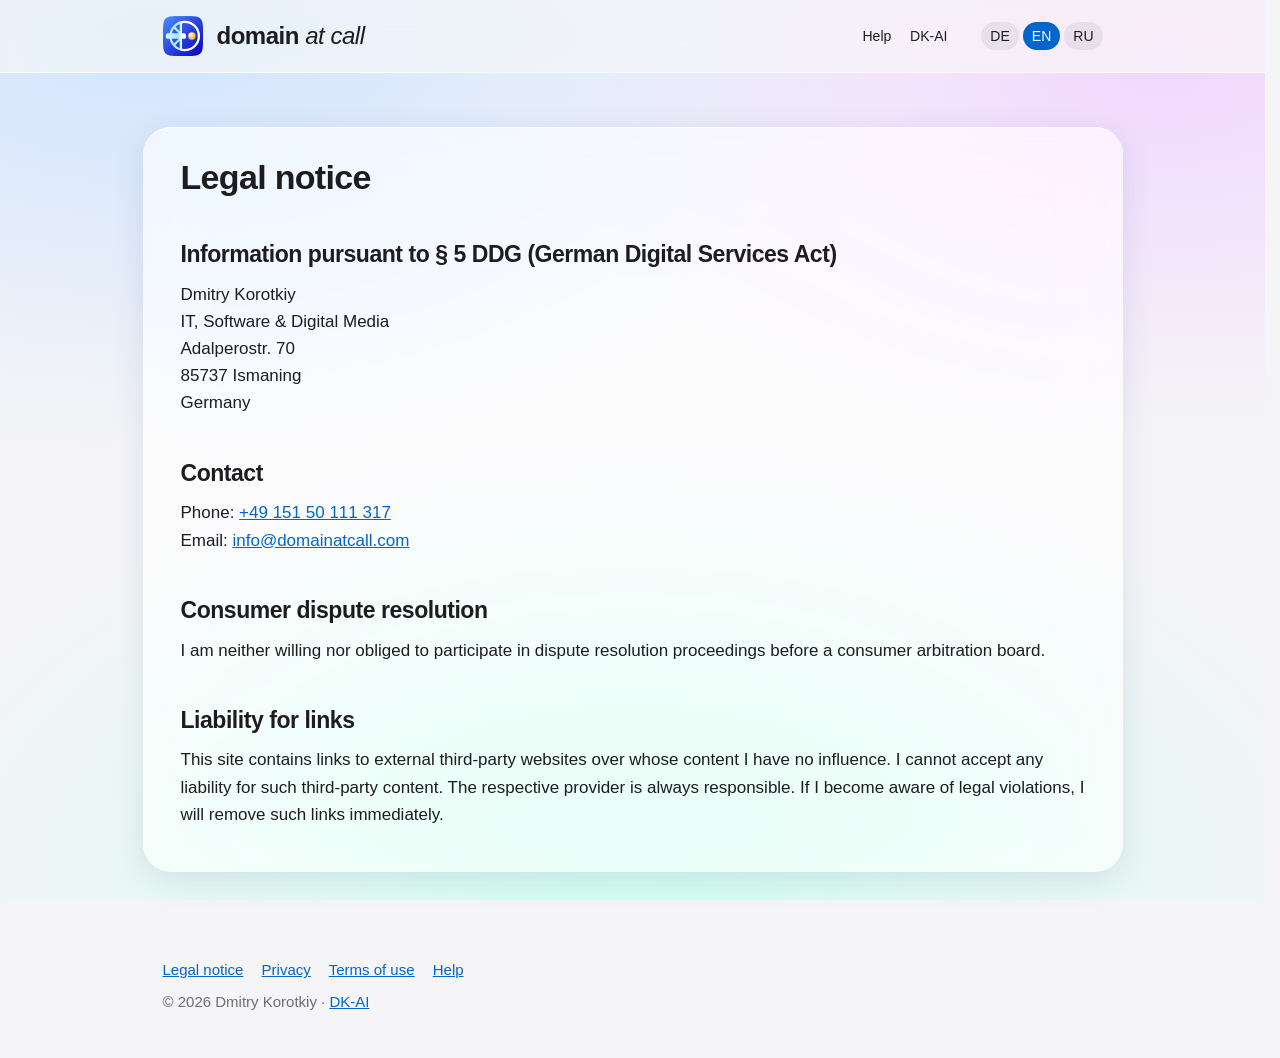
<file: impressum.html>
<!doctype html>
<html data-design="b" lang="de" data-lang="de">
<head>
<meta charset="utf-8">
<meta name="viewport" content="width=device-width,initial-scale=1">
<meta http-equiv="Content-Security-Policy" content="default-src 'none'; script-src 'self'; style-src 'self' 'unsafe-inline'; img-src 'self' data:; font-src 'self'; manifest-src 'self'; base-uri 'none'; form-action 'none'">
<meta name="referrer" content="strict-origin-when-cross-origin">
<title>Impressum – domain at call</title>
<meta name="description" content="Impressum von Dmitry Korotkiy, Ismaning, Deutschland.">
<link rel="icon" href="/favicon.ico" sizes="48x48">
<link rel="icon" type="image/png" sizes="32x32" href="favicon-32x32.png?v=7">
<link rel="icon" type="image/png" sizes="16x16" href="favicon-16x16.png?v=7">
<link rel="icon" type="image/png" sizes="32x32" href="favicon-dark-32x32.png?v=7" media="(prefers-color-scheme: dark)">
<link rel="icon" type="image/png" sizes="16x16" href="favicon-dark-16x16.png?v=7" media="(prefers-color-scheme: dark)">
<link rel="icon" href="favicon-adaptiv.svg?v=7" type="image/svg+xml" sizes="any">
<link rel="apple-touch-icon" href="apple-touch-icon.png?v=7">
<link rel="manifest" href="site.webmanifest?v=7">
<link rel="canonical" href="https://domainatcall.com/impressum.html">
<meta name="color-scheme" content="light dark">
<meta name="theme-color" content="#1637E8">
<script src="lang.js"></script>
<link rel="stylesheet" href="style.css">
<noscript><style>@media (max-width:700px){.burger{display:none!important}.menu{display:block!important}}</style></noscript>
</head>
<body data-title-de="Impressum – domain at call" data-title-en="Legal notice – domain at call" data-title-ru="Выходные данные – domain at call">
<a class="skip" href="#main"><span class="de" lang="de">Zum Inhalt springen</span><span class="en" lang="en">Skip to content</span><span class="ru" lang="ru">Перейти к содержимому</span></a>
<header><div class="wrap">
<a class="brand" data-i="index.html" href="index.html"><picture><source media="(prefers-color-scheme: dark)" srcset="logo-dark.svg?v=7"><img src="logo-light.svg?v=7" alt="" width="34" height="34"></picture><span class="bn"><strong>domain</strong> <em>at call</em></span></a>
<button class="burger" type="button" aria-expanded="false" aria-controls="menu"><span class="sr de" lang="de">Menü</span><span class="sr en" lang="en">Menu</span><span class="sr ru" lang="ru">Меню</span><i></i><i></i><i></i></button>
<div class="menu" id="menu">
<nav><a data-i="hilfe.html" href="hilfe.html"><span class="de" lang="de">Hilfe</span><span class="en" lang="en">Help</span><span class="ru" lang="ru">Справка</span></a>
<a href="https://dk-ai.de/" rel="noopener">DK-AI</a></nav>
<div class="lang" role="group" aria-label="Language / Sprache / Язык"><a href="?lang=de" data-l="de" hreflang="de">DE</a><a href="?lang=en" data-l="en" hreflang="en">EN</a><a href="?lang=ru" data-l="ru" hreflang="ru">RU</a></div>
</div>
</div></header>
<main id="main" tabindex="-1"><div class="wrap">
<div class="de" lang="de"><h1>Impressum</h1>
<h2>Angaben gemäß § 5 DDG</h2>
<p>Dmitry Korotkiy<br>
IT, Software &amp; Digital Media<br>
Adalperostr. 70<br>
85737 Ismaning<br>
Deutschland</p>
<h2>Kontakt</h2>
<p>Telefon: <a href="tel:+4915150111317">+49 151 50 111 317</a><br>
E-Mail: <a href="mailto:info@domainatcall.com">info@domainatcall.com</a></p>
<h2>Verbraucherstreitbeilegung</h2>
<p>Ich bin nicht bereit und nicht verpflichtet, an Streitbeilegungsverfahren vor einer Verbraucherschlichtungsstelle teilzunehmen.</p>
<h2>Haftung für Links</h2>
<p>Diese Seite enthält Links zu externen Webseiten Dritter, auf deren Inhalte ich keinen Einfluss habe. Für diese fremden Inhalte kann ich keine Gewähr übernehmen. Verantwortlich ist stets der jeweilige Anbieter. Bei Bekanntwerden von Rechtsverletzungen entferne ich solche Links umgehend.</p></div>
<div class="en" lang="en"><h1>Legal notice</h1>
<h2>Information pursuant to § 5 DDG (German Digital Services Act)</h2>
<p>Dmitry Korotkiy<br>
IT, Software &amp; Digital Media<br>
Adalperostr. 70<br>
85737 Ismaning<br>
Germany</p>
<h2>Contact</h2>
<p>Phone: <a href="tel:+4915150111317">+49 151 50 111 317</a><br>
Email: <a href="mailto:info@domainatcall.com">info@domainatcall.com</a></p>
<h2>Consumer dispute resolution</h2>
<p>I am neither willing nor obliged to participate in dispute resolution proceedings before a consumer arbitration board.</p>
<h2>Liability for links</h2>
<p>This site contains links to external third-party websites over whose content I have no influence. I cannot accept any liability for such third-party content. The respective provider is always responsible. If I become aware of legal violations, I will remove such links immediately.</p></div>
<div class="ru" lang="ru"><h1>Выходные данные (Impressum)</h1>
<p class="note">Обязательной является немецкая версия. Русский текст приведён для удобства.</p>
<h2>Сведения согласно § 5 DDG</h2>
<p>Dmitry Korotkiy<br>
IT, Software &amp; Digital Media<br>
Adalperostr. 70<br>
85737 Ismaning<br>
Германия</p>
<h2>Контакты</h2>
<p>Телефон: <a href="tel:+4915150111317">+49 151 50 111 317</a><br>
Эл. почта: <a href="mailto:info@domainatcall.com">info@domainatcall.com</a></p>
<h2>Урегулирование споров с потребителями</h2>
<p>Я не готов и не обязан участвовать в процедурах урегулирования споров перед органом потребительского арбитража.</p>
<h2>Ответственность за ссылки</h2>
<p>На этой странице есть ссылки на внешние сайты третьих лиц, на содержание которых я не влияю. За чужое содержание я не могу нести ответственность. Ответственность всегда несёт соответствующий владелец сайта. Если мне станет известно о нарушениях закона, я немедленно удалю такие ссылки.</p></div>
</div></main>
<footer><div class="wrap">
<div><a data-i="impressum.html" href="impressum.html"><span class="de" lang="de">Impressum</span><span class="en" lang="en">Legal notice</span><span class="ru" lang="ru">Выходные данные</span></a>
<a data-i="datenschutz.html" href="datenschutz.html"><span class="de" lang="de">Datenschutz</span><span class="en" lang="en">Privacy</span><span class="ru" lang="ru">Конфиденциальность</span></a>
<a data-i="nutzungsbedingungen.html" href="nutzungsbedingungen.html"><span class="de" lang="de">Nutzungsbedingungen</span><span class="en" lang="en">Terms of use</span><span class="ru" lang="ru">Условия использования</span></a>
<a data-i="hilfe.html" href="hilfe.html"><span class="de" lang="de">Hilfe</span><span class="en" lang="en">Help</span><span class="ru" lang="ru">Справка</span></a></div>
<p>© 2026 Dmitry Korotkiy · <a href="https://dk-ai.de/" rel="noopener">DK-AI</a></p>
</div></footer>
<script src="site.js"></script>
</body>
</html>
</file>
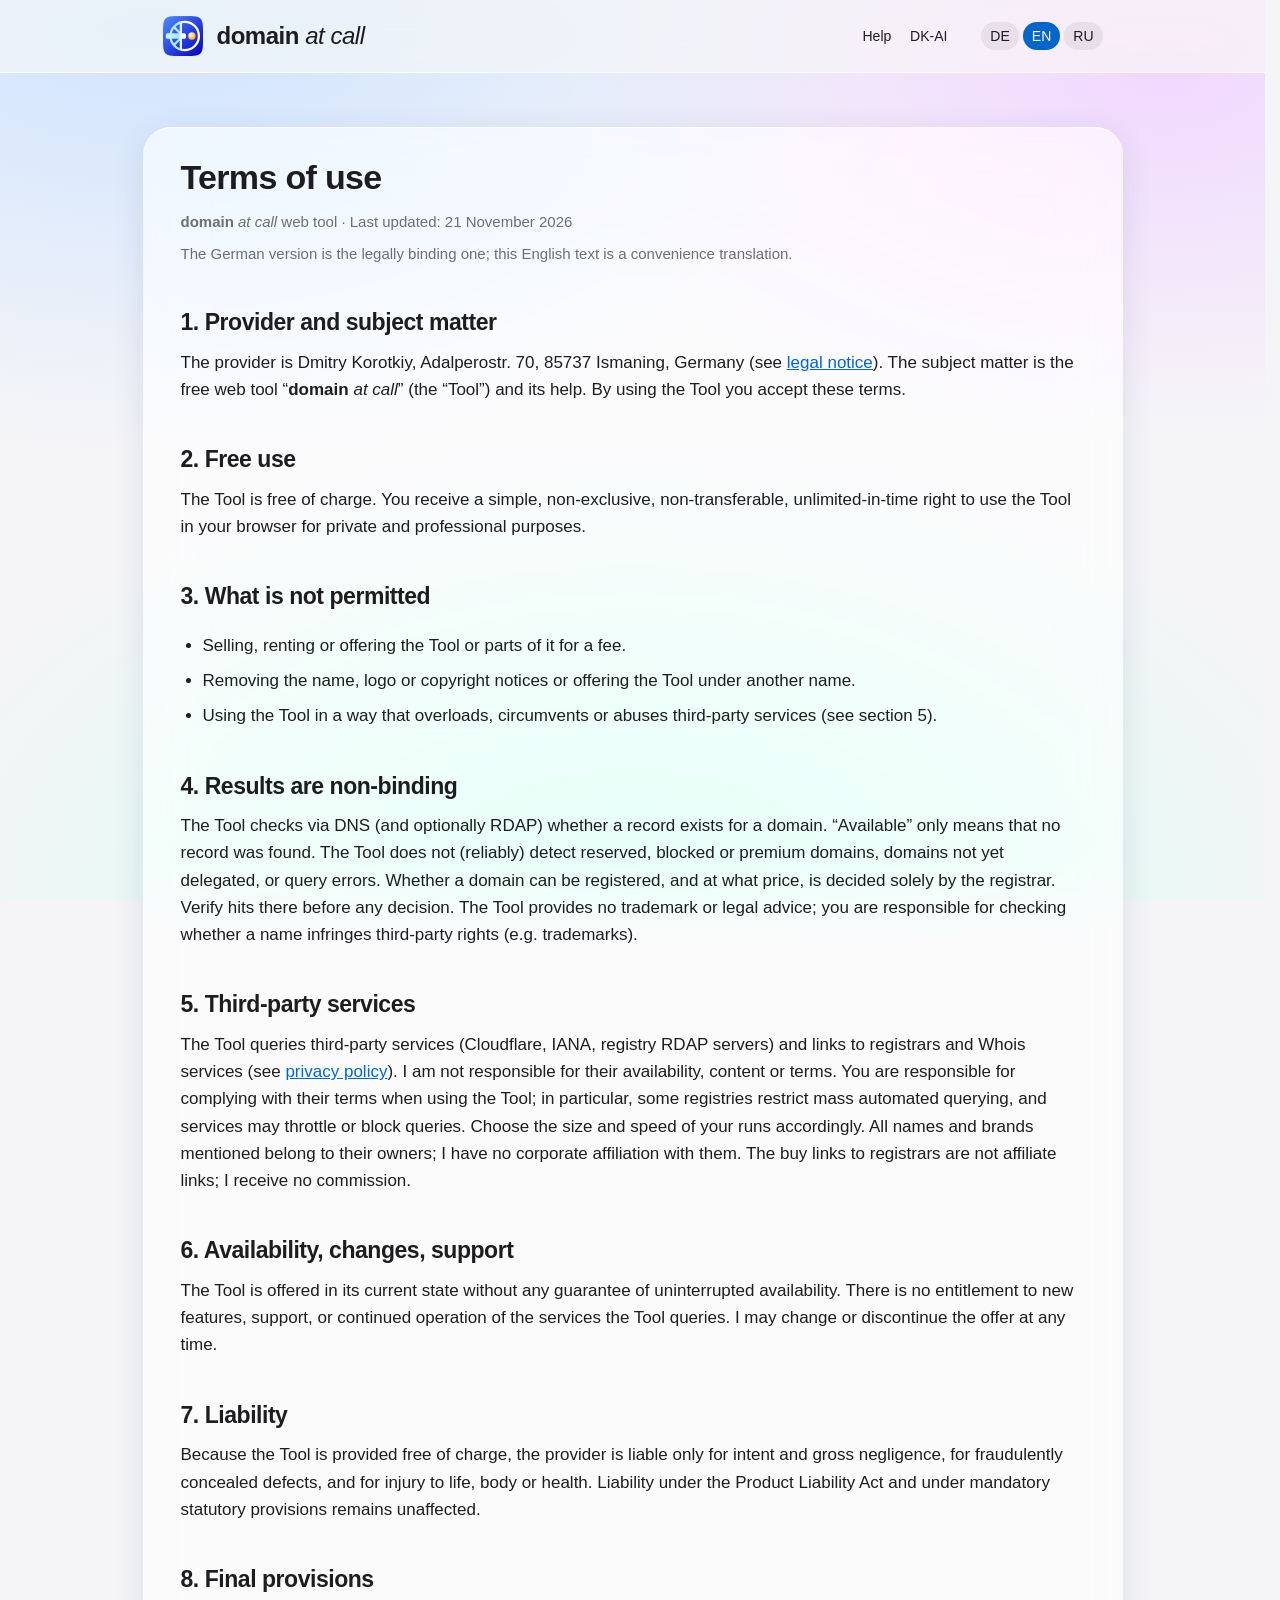
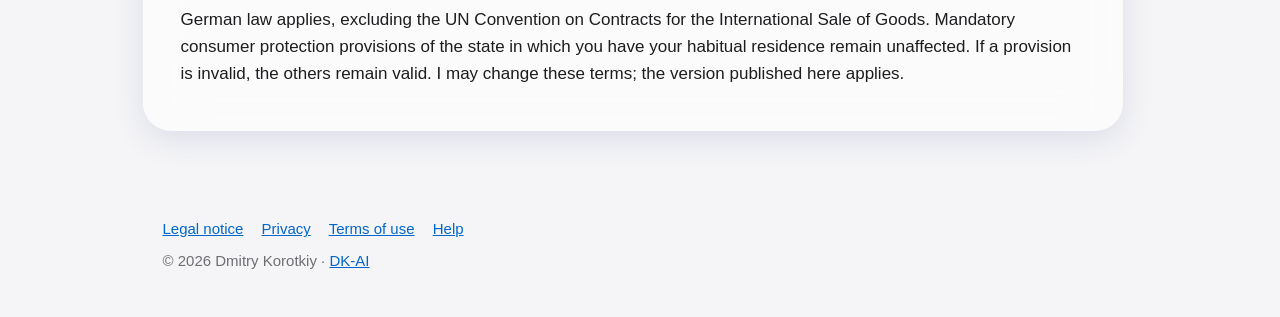
<file: nutzungsbedingungen.html>
<!doctype html>
<html data-design="b" lang="de" data-lang="de">
<head>
<meta charset="utf-8">
<meta name="viewport" content="width=device-width,initial-scale=1">
<meta http-equiv="Content-Security-Policy" content="default-src 'none'; script-src 'self'; style-src 'self' 'unsafe-inline'; img-src 'self' data:; font-src 'self'; manifest-src 'self'; base-uri 'none'; form-action 'none'">
<meta name="referrer" content="strict-origin-when-cross-origin">
<title>Nutzungsbedingungen – domain at call</title>
<meta name="description" content="Nutzungsbedingungen für das kostenlose Web-Tool domain at call.">
<link rel="icon" href="/favicon.ico" sizes="48x48">
<link rel="icon" type="image/png" sizes="32x32" href="favicon-32x32.png?v=7">
<link rel="icon" type="image/png" sizes="16x16" href="favicon-16x16.png?v=7">
<link rel="icon" type="image/png" sizes="32x32" href="favicon-dark-32x32.png?v=7" media="(prefers-color-scheme: dark)">
<link rel="icon" type="image/png" sizes="16x16" href="favicon-dark-16x16.png?v=7" media="(prefers-color-scheme: dark)">
<link rel="icon" href="favicon-adaptiv.svg?v=7" type="image/svg+xml" sizes="any">
<link rel="apple-touch-icon" href="apple-touch-icon.png?v=7">
<link rel="manifest" href="site.webmanifest?v=7">
<link rel="canonical" href="https://domainatcall.com/nutzungsbedingungen.html">
<meta name="color-scheme" content="light dark">
<meta name="theme-color" content="#1637E8">
<script src="lang.js"></script>
<link rel="stylesheet" href="style.css">
<noscript><style>@media (max-width:700px){.burger{display:none!important}.menu{display:block!important}}</style></noscript>
</head>
<body data-title-de="Nutzungsbedingungen – domain at call" data-title-en="Terms of use – domain at call" data-title-ru="Условия использования – domain at call">
<header><div class="wrap">
<a class="brand" data-i="index.html" href="index.html"><picture><source media="(prefers-color-scheme: dark)" srcset="logo-dark.svg?v=7"><img src="logo-light.svg?v=7" alt="" width="34" height="34"></picture><span class="bn"><strong>domain</strong> <em>at call</em></span></a>
<button class="burger" type="button" aria-expanded="false" aria-controls="menu"><span class="sr de" lang="de">Menü</span><span class="sr en" lang="en">Menu</span><span class="sr ru" lang="ru">Меню</span><i></i><i></i><i></i></button>
<div class="menu" id="menu">
<nav><a data-i="hilfe.html" href="hilfe.html"><span class="de" lang="de">Hilfe</span><span class="en" lang="en">Help</span><span class="ru" lang="ru">Справка</span></a>
<a href="https://dk-ai.de/" rel="noopener">DK-AI</a></nav>
<div class="lang" aria-label="Language"><a href="?lang=de" data-l="de" hreflang="de">DE</a><a href="?lang=en" data-l="en" hreflang="en">EN</a><a href="?lang=ru" data-l="ru" hreflang="ru">RU</a></div>
</div>
</div></header>
<main><div class="wrap">
<div class="de" lang="de"><h1>Nutzungsbedingungen</h1>
<p class="note">Web-Tool <span class="bn"><strong>domain</strong> <em>at call</em></span> · Stand: 21. November 2026</p>

<h2>1. Anbieter und Gegenstand</h2>
<p>Anbieter ist Dmitry Korotkiy, Adalperostr. 70, 85737 Ismaning (siehe <a data-i="impressum.html" href="impressum.html">Impressum</a>). Gegenstand ist das kostenlose Web-Tool „<span class="bn"><strong>domain</strong> <em>at call</em></span>“ (das „Tool“) samt Hilfe. Mit der Nutzung des Tools erkennst du diese Bedingungen an.</p>

<h2>2. Kostenlose Nutzung</h2>
<p>Das Tool ist kostenlos. Du erhältst ein einfaches, nicht ausschließliches, nicht übertragbares, zeitlich unbegrenztes Recht, das Tool im Browser privat und beruflich zu nutzen.</p>

<h2>3. Was nicht erlaubt ist</h2>
<ul>
<li>Das Tool oder Teile davon zu verkaufen, zu vermieten oder gegen Entgelt anzubieten.</li>
<li>Name, Logo und Urheberhinweise zu entfernen oder das Tool unter anderem Namen anzubieten.</li>
<li>Das Tool so zu verwenden, dass Dienste Dritter überlastet, umgangen oder missbräuchlich genutzt werden (siehe Ziffer 5).</li>
</ul>

<h2>4. Ergebnisse sind unverbindlich</h2>
<p>Das Tool prüft per DNS (und optional RDAP), ob zu einer Domain ein Eintrag existiert. „Frei“ bedeutet nur, dass kein Eintrag gefunden wurde. Reservierte, gesperrte oder Premium-Domains, noch nicht delegierte Domains und Abfragefehler erkennt das Tool nicht oder nicht zuverlässig. Ob und zu welchem Preis eine Domain registrierbar ist, entscheidet allein der Registrar. Prüfe Treffer vor jeder Entscheidung dort. Das Tool gibt keine Marken- oder Rechtsberatung; ob ein Name Rechte Dritter (z. B. Marken) verletzt, prüfst du selbst.</p>

<h2>5. Dienste Dritter</h2>
<p>Das Tool fragt Dienste Dritter ab (Cloudflare, IANA, Registry-RDAP-Server) und verlinkt Registrare und Whois-Dienste (siehe <a data-i="datenschutz.html#webtool" href="datenschutz.html#webtool">Datenschutzerklärung</a>). Für deren Verfügbarkeit, Inhalte und Bedingungen bin ich nicht verantwortlich. Du bist selbst dafür verantwortlich, bei der Nutzung deren Nutzungsbedingungen einzuhalten; insbesondere schränken manche Registries massenhaftes automatisiertes Abfragen ein, und Dienste können Abfragen drosseln oder sperren. Wähle Umfang und Geschwindigkeit deiner Läufe entsprechend. Alle genannten Namen und Marken gehören ihren Inhabern; ich stehe zu ihnen in keiner Verbindung. Die Kaufen-Links zu Registraren sind keine Partnerlinks; ich erhalte keine Provision.</p>

<h2>6. Verfügbarkeit, Änderungen, Support</h2>
<p>Das Tool wird in seinem jeweiligen Stand ohne Gewähr für ununterbrochene Verfügbarkeit angeboten. Es besteht kein Anspruch auf neue Funktionen, Support oder auf Weiterführung der Dienste, die das Tool abfragt. Ich kann das Angebot jederzeit ändern oder einstellen.</p>

<h2>7. Haftung</h2>
<p>Da das Tool unentgeltlich bereitgestellt wird, haftet der Anbieter nur für Vorsatz und grobe Fahrlässigkeit, bei arglistig verschwiegenen Mängeln sowie bei Verletzung von Leben, Körper oder Gesundheit. Die Haftung nach dem Produkthaftungsgesetz und nach zwingenden gesetzlichen Vorschriften bleibt unberührt.</p>

<h2>8. Schlussbestimmungen</h2>
<p>Es gilt deutsches Recht unter Ausschluss des UN-Kaufrechts. Zwingende Verbraucherschutzvorschriften des Staates, in dem du deinen gewöhnlichen Aufenthalt hast, bleiben unberührt. Sollte eine Bestimmung unwirksam sein, bleiben die übrigen wirksam. Ich kann diese Bedingungen ändern; es gilt die jeweils hier veröffentlichte Fassung.</p></div>
<div class="en" lang="en"><h1>Terms of use</h1>
<p class="note"><span class="bn"><strong>domain</strong> <em>at call</em></span> web tool · Last updated: 21 November 2026</p>
<p class="note">The German version is the legally binding one; this English text is a convenience translation.</p>

<h2>1. Provider and subject matter</h2>
<p>The provider is Dmitry Korotkiy, Adalperostr. 70, 85737 Ismaning, Germany (see <a data-i="impressum.html" href="impressum.html">legal notice</a>). The subject matter is the free web tool “<span class="bn"><strong>domain</strong> <em>at call</em></span>” (the “Tool”) and its help. By using the Tool you accept these terms.</p>

<h2>2. Free use</h2>
<p>The Tool is free of charge. You receive a simple, non-exclusive, non-transferable, unlimited-in-time right to use the Tool in your browser for private and professional purposes.</p>

<h2>3. What is not permitted</h2>
<ul>
<li>Selling, renting or offering the Tool or parts of it for a fee.</li>
<li>Removing the name, logo or copyright notices or offering the Tool under another name.</li>
<li>Using the Tool in a way that overloads, circumvents or abuses third-party services (see section 5).</li>
</ul>

<h2>4. Results are non-binding</h2>
<p>The Tool checks via DNS (and optionally RDAP) whether a record exists for a domain. “Available” only means that no record was found. The Tool does not (reliably) detect reserved, blocked or premium domains, domains not yet delegated, or query errors. Whether a domain can be registered, and at what price, is decided solely by the registrar. Verify hits there before any decision. The Tool provides no trademark or legal advice; you are responsible for checking whether a name infringes third-party rights (e.g. trademarks).</p>

<h2>5. Third-party services</h2>
<p>The Tool queries third-party services (Cloudflare, IANA, registry RDAP servers) and links to registrars and Whois services (see <a data-i="datenschutz.html#webtool" href="datenschutz.html#webtool">privacy policy</a>). I am not responsible for their availability, content or terms. You are responsible for complying with their terms when using the Tool; in particular, some registries restrict mass automated querying, and services may throttle or block queries. Choose the size and speed of your runs accordingly. All names and brands mentioned belong to their owners; I have no corporate affiliation with them. The buy links to registrars are not affiliate links; I receive no commission.</p>

<h2>6. Availability, changes, support</h2>
<p>The Tool is offered in its current state without any guarantee of uninterrupted availability. There is no entitlement to new features, support, or continued operation of the services the Tool queries. I may change or discontinue the offer at any time.</p>

<h2>7. Liability</h2>
<p>Because the Tool is provided free of charge, the provider is liable only for intent and gross negligence, for fraudulently concealed defects, and for injury to life, body or health. Liability under the Product Liability Act and under mandatory statutory provisions remains unaffected.</p>

<h2>8. Final provisions</h2>
<p>German law applies, excluding the UN Convention on Contracts for the International Sale of Goods. Mandatory consumer protection provisions of the state in which you have your habitual residence remain unaffected. If a provision is invalid, the others remain valid. I may change these terms; the version published here applies.</p></div>
<div class="ru" lang="ru"><h1>Условия использования</h1>
<p class="note">Веб-инструмент <span class="bn"><strong>domain</strong> <em>at call</em></span> · Актуально на: 21 ноября 2026 г.</p>
<p class="note">Юридически обязательной является немецкая версия, русский текст приведён для удобства.</p>

<h2>1. Поставщик и предмет</h2>
<p>Поставщик – Dmitry Korotkiy, Adalperostr. 70, 85737 Ismaning, Германия (см. <a data-i="impressum.html" href="impressum.html">Выходные данные</a>). Предмет – бесплатный веб-инструмент «<span class="bn"><strong>domain</strong> <em>at call</em></span>» («Инструмент») и справка к нему. Используя Инструмент, вы принимаете эти условия.</p>

<h2>2. Бесплатное использование</h2>
<p>Инструмент бесплатен. Вы получаете простое, неисключительное, непередаваемое и бессрочное право использовать Инструмент в браузере в личных и профессиональных целях.</p>

<h2>3. Что запрещено</h2>
<ul>
<li>Продавать, сдавать в аренду или предлагать Инструмент либо его части за плату.</li>
<li>Удалять название, логотип и указания об авторских правах или предлагать Инструмент под другим названием.</li>
<li>Использовать Инструмент так, чтобы перегружать сервисы третьих лиц, обходить их ограничения или злоупотреблять ими (см. п. 5).</li>
</ul>

<h2>4. Результаты не являются обязательными</h2>
<p>Инструмент проверяет через DNS (и по желанию через RDAP), существует ли запись для домена. «Свободен» означает лишь, что запись не найдена. Зарезервированные, заблокированные и премиум-домены, ещё не делегированные домены и ошибки запросов Инструмент не распознаёт или распознаёт ненадёжно. Можно ли зарегистрировать домен и по какой цене, решает только регистратор. Перед любым решением проверьте результаты у него. Инструмент не даёт консультаций по товарным знакам и праву; нарушает ли имя права третьих лиц (например, товарные знаки), вы проверяете самостоятельно.</p>

<h2>5. Сервисы третьих лиц</h2>
<p>Инструмент обращается к сервисам третьих лиц (Cloudflare, IANA, RDAP-серверы реестров) и ссылается на регистраторов и whois-сервисы (см. <a data-i="datenschutz.html#webtool" href="datenschutz.html#webtool">политику конфиденциальности</a>). Я не отвечаю за их доступность, содержание и условия. Вы сами отвечаете за соблюдение их условий при использовании Инструмента; в частности, некоторые реестры ограничивают массовые автоматические запросы, а сервисы могут замедлять или блокировать запросы. Выбирайте объём и скорость проверок с учётом этого. Все упомянутые названия и товарные знаки принадлежат их владельцам; я с ними не связан. Ссылки «Купить» на регистраторов не являются партнёрскими; комиссию я не получаю.</p>

<h2>6. Доступность, изменения, поддержка</h2>
<p>Инструмент предлагается в его текущем состоянии, без гарантии бесперебойной работы. Нет права на новые функции, поддержку или дальнейшую работу сервисов, к которым обращается Инструмент. Я могу изменить или прекратить предложение в любое время.</p>

<h2>7. Ответственность</h2>
<p>Поскольку Инструмент предоставляется безвозмездно, поставщик отвечает только за умысел и грубую неосторожность, за умышленно скрытые недостатки, а также за причинение вреда жизни, телу или здоровью. Ответственность по закону об ответственности за качество продукции и по императивным нормам закона остаётся без изменений.</p>

<h2>8. Заключительные положения</h2>
<p>Применяется немецкое право, за исключением Конвенции ООН о международной купле-продаже товаров. Императивные нормы о защите потребителей государства, в котором вы постоянно проживаете, остаются в силе. Если какое-либо положение окажется недействительным, остальные сохраняют силу. Я могу изменять эти условия; действует опубликованная здесь редакция.</p></div>
</div></main>
<footer><div class="wrap">
<div><a data-i="impressum.html" href="impressum.html"><span class="de" lang="de">Impressum</span><span class="en" lang="en">Legal notice</span><span class="ru" lang="ru">Выходные данные</span></a>
<a data-i="datenschutz.html" href="datenschutz.html"><span class="de" lang="de">Datenschutz</span><span class="en" lang="en">Privacy</span><span class="ru" lang="ru">Конфиденциальность</span></a>
<a data-i="nutzungsbedingungen.html" href="nutzungsbedingungen.html"><span class="de" lang="de">Nutzungsbedingungen</span><span class="en" lang="en">Terms of use</span><span class="ru" lang="ru">Условия использования</span></a>
<a data-i="hilfe.html" href="hilfe.html"><span class="de" lang="de">Hilfe</span><span class="en" lang="en">Help</span><span class="ru" lang="ru">Справка</span></a></div>
<p>© 2026 Dmitry Korotkiy · <a href="https://dk-ai.de/" rel="noopener">DK-AI</a></p>
</div></footer>
<script src="site.js"></script>
</body>
</html>
</file>
<file: style.css>
:root{color-scheme:light dark;--bg:#fff;--fg:#1d1d1f;--muted:#6e6e73;--line:#d9d9de;--accent:#0a66c2;--card:#f5f5f7;--btn-fg:#fff}
@media (prefers-color-scheme:dark){:root{--bg:#161618;--fg:#f2f2f4;--muted:#a1a1a8;--line:#3a3a3f;--accent:#6cb4ff;--card:#222226;--btn-fg:#0b0b0c}}
*{box-sizing:border-box}
html{scrollbar-gutter:stable;-webkit-text-size-adjust:100%}
body{margin:0;background:var(--bg);color:var(--fg);font:17px/1.6 -apple-system,BlinkMacSystemFont,"Segoe UI",Roboto,Helvetica,Arial,sans-serif}
a{color:var(--accent)}
.wrap{max-width:980px;margin:0 auto;padding:0 20px}
header{border-bottom:1px solid var(--line)}
header .wrap{display:flex;flex-wrap:wrap;align-items:center;gap:8px 20px;min-height:60px}
.brand{font-weight:700;font-size:19px;text-decoration:none;color:var(--fg);margin-right:auto}
nav a{margin-right:14px;text-decoration:none;font-size:15px}
.lang{font-size:14px}
.lang a{display:inline-block;padding:3px 9px;border:1px solid var(--line);border-radius:6px;text-decoration:none;color:var(--fg)}
.lang a+a{margin-left:4px}
:root[data-lang=de] .lang a[data-l=de],:root[data-lang=en] .lang a[data-l=en]{background:var(--accent);border-color:var(--accent);color:var(--btn-fg)}
main{padding:32px 0 56px}
h1{font-size:34px;line-height:1.2;margin:0 0 12px}
h2{font-size:23px;margin:38px 0 8px}
h3{font-size:18px;margin:24px 0 4px}
p,li{margin:8px 0}
ul,ol{padding-left:22px}
.lead{font-size:20px;color:var(--muted)}
.card{background:var(--card);border:1px solid var(--line);border-radius:14px;padding:18px 20px;margin:18px 0}
.btn{display:inline-block;background:var(--accent);color:var(--btn-fg);padding:11px 20px;border-radius:10px;text-decoration:none;font-weight:600;margin:6px 8px 6px 0}
.btn.alt{background:transparent;color:var(--accent);border:1.5px solid var(--accent)}
table{border-collapse:collapse;width:100%;font-size:15px;margin:12px 0}
th,td{border:1px solid var(--line);padding:8px 10px;text-align:left;vertical-align:top}
th{background:var(--card)}
code,kbd{font:14px ui-monospace,SFMono-Regular,Menlo,monospace;background:var(--card);padding:1px 6px;border-radius:5px;border:1px solid var(--line)}
.note{color:var(--muted);font-size:15px}
footer{border-top:1px solid var(--line);padding:22px 0 36px;font-size:15px;color:var(--muted)}
footer a{margin-right:14px}
:root[data-lang=de] .en{display:none}
:root[data-lang=en] .de{display:none}
.en-only-hint{display:none}

:root[data-lang=de] .ru,:root[data-lang=en] .ru{display:none}
:root[data-lang=ru] .de,:root[data-lang=ru] .en{display:none}
:root[data-lang=ru] .lang a[data-l=ru]{background:var(--accent);border-color:var(--accent);color:var(--btn-fg)}
/* Mobil: lange Wörter umbrechen, Tippflächen >= 44 px */
main{overflow-wrap:anywhere}
:root[data-lang=de] main p,:root[data-lang=de] main li{hyphens:auto}
main h1,main h2,main h3,main strong,main b,main .about p,main .card p{hyphens:manual}
.menu{display:contents}
.burger{display:none;width:48px;height:48px;padding:0;border:1px solid var(--line);border-radius:12px;background:var(--card);color:var(--fg);flex-direction:column;justify-content:center;align-items:center;gap:5px;cursor:pointer}
.burger i{display:block;width:22px;height:2.5px;background:currentColor;border-radius:2px;transition:transform .2s,opacity .2s}
header.open .burger i:nth-of-type(1){transform:translateY(7.5px) rotate(45deg)}
header.open .burger i:nth-of-type(2){opacity:0}
header.open .burger i:nth-of-type(3){transform:translateY(-7.5px) rotate(-45deg)}
.sr{position:absolute;width:1px;height:1px;overflow:hidden;clip:rect(0 0 0 0);white-space:nowrap}
/* Kopfzeile bleibt beim Scrollen oben; Marke mit mehr Präsenz */
html{scroll-padding-top:104px}
header{position:sticky;top:0;z-index:100;background:var(--bg)}
header.open{max-height:100vh;max-height:100dvh;overflow-y:auto}
header .brand{font-size:28px;gap:14px}
header .brand img{width:52px;height:52px}
@media (min-width:701px){header .wrap{min-height:88px}}
@media (max-width:700px){html{scroll-padding-top:80px}}
@media (max-width:700px){
header .wrap{flex-wrap:wrap;gap:0;padding-top:8px;padding-bottom:8px}
header .brand{font-size:26px;gap:12px;margin-right:auto;min-height:52px}
header .brand img{width:52px;height:52px}
.burger{display:flex}
.menu{display:none;flex:0 0 calc(100% + 40px);margin:8px -20px -8px;padding:4px 20px 16px;background:var(--card);border-top:1px solid var(--line)}
header.open .menu{display:block}
.menu nav{display:block}
.menu nav a{display:flex;align-items:center;justify-content:flex-end;text-align:right;min-height:52px;margin:0;padding:0;font-size:19px;border-bottom:1px solid var(--line)}
.menu .lang{display:flex;justify-content:flex-end;gap:6px;margin:14px 0 0}
.menu .lang a{display:inline-flex;align-items:center;justify-content:center;min-height:48px;min-width:52px;padding:0 14px;font-size:17px}
footer a{display:inline-block;padding:12px 4px;margin-right:12px}
.about{gap:14px}
main{padding-top:20px}
main br.mbr{display:inline}
main h1{font-size:clamp(24px,7.4vw,34px)}
main .hero h1{font-size:clamp(26px,8vw,40px)}
}
.grid{display:grid;grid-template-columns:repeat(auto-fit,minmax(220px,1fr));gap:14px;margin:18px 0}
.grid .card{margin:0}
.grid h3{margin-top:0}
.brand{display:inline-flex;align-items:center;gap:10px}
.brand img{width:34px;height:34px;display:block}
.about{display:flex;gap:24px;align-items:center}
.about p{margin:0}
.photo{width:160px;height:160px;border-radius:50%;object-fit:cover;flex:none}
@media (max-width:520px){.about{flex-direction:column;align-items:flex-start}}
.banner{display:block;width:100%;height:auto;aspect-ratio:18/5;object-fit:cover;border-radius:14px;margin:0 0 8px}
@media (max-width:520px){.banner{aspect-ratio:12/5}}
.mbr{display:none}
.hero{padding:12px 0 4px}
.hero h1{font-size:40px}
@media (max-width:520px){.hero h1{font-size:32px}}

@media (max-width:380px){header .brand{font-size:22px}header .brand img{width:44px;height:44px}}

/* ===== Apple-Look, Variante B ===== */
/* Apple-Look für Domain at Call – aktives Design: <html data-design="b"> (Glas). Rein CSS, die Logik bleibt unverändert. */
html[data-design]{--rc:18px;--rs:10px;--bl:none;--sh:0 1px 2px rgba(0,0,0,.04),0 4px 16px rgba(0,0,0,.05);--pb:var(--ac);--pbt:#fff;--page:var(--pg);--hd:color-mix(in srgb,var(--pg) 72%,transparent)}
html[data-design=b]{--pg:#f5f5f7;--pn:#fff;--fd:#f2f2f7;--ln:rgba(0,0,0,.1);--tx:#1d1d1f;--mt:#6e6e73;--ac:#0066cc;--sg:rgba(118,118,128,.12);--th:#fff;--fl:rgba(118,118,128,.12)}
html[data-design=b]{--rc:26px;--rs:12px;--pn:rgba(255,255,255,.62);--fd:rgba(255,255,255,.75);--ln:rgba(255,255,255,.7);--bl:blur(28px) saturate(180%);--sh:0 8px 32px rgba(40,60,120,.12),inset 0 1px 0 rgba(255,255,255,.8);--page:radial-gradient(60% 50% at 12% 0,#cfe3ff,transparent),radial-gradient(50% 40% at 92% 8%,#f1d8ff,transparent),radial-gradient(60% 50% at 50% 100%,#d4fff0,transparent),#f5f5f7}
@media(prefers-color-scheme:dark){
html[data-design=b]{--pg:#000;--pn:#1c1c1e;--fd:#2c2c2e;--ln:rgba(255,255,255,.14);--tx:#f5f5f7;--mt:#98989d;--ac:#2997ff;--pbt:#000;--sg:rgba(118,118,128,.24);--th:#636366;--fl:rgba(118,118,128,.24)}
html[data-design=b]{--pn:rgba(44,44,46,.55);--fd:rgba(255,255,255,.08);--ln:rgba(255,255,255,.14);--sh:0 8px 32px rgba(0,0,0,.4),inset 0 1px 0 rgba(255,255,255,.1);--page:radial-gradient(60% 50% at 12% 0,#1b2a66,transparent),radial-gradient(50% 40% at 92% 8%,#43205f,transparent),radial-gradient(60% 50% at 50% 100%,#0c3b3a,transparent),#000}}
html[data-design] body{background:var(--page);background-attachment:fixed;color:var(--tx);font-family:-apple-system,BlinkMacSystemFont,"SF Pro Text","Helvetica Neue",Arial,sans-serif;-webkit-font-smoothing:antialiased}
html[data-design] header{background:var(--hd);-webkit-backdrop-filter:saturate(180%) blur(20px);backdrop-filter:saturate(180%) blur(20px);border-bottom:.5px solid var(--ln)}
html[data-design] header .wrap{min-height:72px}
html[data-design] header .brand{font-size:24px;font-weight:600;letter-spacing:-.02em;color:var(--tx)}
html[data-design] header .brand img{width:40px;height:40px}
html[data-design] nav a{color:var(--tx);font-size:14px}
html[data-design] .lang a{border:0;background:var(--fl);border-radius:999px;color:var(--tx)}
html[data-design][data-lang=de] .lang a[data-l=de],html[data-design][data-lang=en] .lang a[data-l=en],html[data-design][data-lang=ru] .lang a[data-l=ru]{background:var(--pb);color:var(--pbt)}
html[data-design] .titlerow h1{font-size:clamp(22px,4.6vw,28px);font-weight:700;letter-spacing:-.025em;line-height:1.15}
html[data-design] .titlerow .intro p{font-size:17px;color:var(--mt)}
html[data-design] footer{border-top:.5px solid var(--ln)}
html[data-design] #tool {--bg:var(--pg);--panel:var(--pn);--field:var(--fd);--line:var(--ln);--ink:var(--tx);--mute:var(--mt);--acc:var(--ac);--accbg:color-mix(in srgb,var(--ac) 14%,transparent);--tint:var(--pn);--sw:var(--fl);--off:var(--fl);--offink:var(--mt);--ok:#248a3d;--okbg:rgba(52,199,89,.18);--bad:#d70015;--warn:#b25000;--ch:38px;background:transparent;border:0;padding:0;margin:10px 0;font-size:16px;color:var(--tx)}
@media(prefers-color-scheme:dark){html[data-design] #tool {--ok:#30d158;--okbg:rgba(48,209,88,.2);--bad:#ff6961;--warn:#ffb340}}
html[data-design] #tool:not([data-theme=white]){--ac:hsl(var(--h) 70% 30%)}
@media(prefers-color-scheme:dark){html[data-design] #tool:not([data-theme=white]){--ac:hsl(var(--h) 80% 66%)}}
html[data-design] #tool .card{background:var(--pn);border:0;border-radius:var(--rc);padding:20px 22px;box-shadow:var(--sh);-webkit-backdrop-filter:var(--bl);backdrop-filter:var(--bl)}
html[data-design] #tool .card h2{font-size:19px;font-weight:650;letter-spacing:-.015em;margin-bottom:10px}
html[data-design] #tool #advBox .card{border:0;border-radius:var(--rc);background:var(--pn);padding:20px 22px;margin-top:0}
html[data-design] #tool textarea,html[data-design] #tool input[type=text]{background:var(--fd);border:1px solid transparent;border-radius:var(--rs);padding:10px 12px;box-shadow:inset 0 0 0 .5px var(--ln);font-size:16px}
html[data-design] #tool textarea:focus,html[data-design] #tool input[type=text]:focus{outline:0;border-color:var(--ac);box-shadow:0 0 0 4px color-mix(in srgb,var(--ac) 25%,transparent)}
html[data-design] #tool textarea:disabled,html[data-design] #tool input[type=text]:disabled{background:var(--fl);box-shadow:none;-webkit-text-fill-color:var(--mt)}
html[data-design] #tool label.h,html[data-design] #tool .h{font-size:12px;font-weight:600;letter-spacing:.02em;text-transform:uppercase;color:var(--mt)}
html[data-design] #tool button{background:var(--fl);color:var(--tx);border:0;border-radius:999px;padding:0 16px;font-weight:500;transition:background .15s,transform .1s}
html[data-design] #tool button:hover:not(:disabled){background:color-mix(in srgb,var(--tx) 14%,transparent);border-color:transparent}
html[data-design] #tool button:active:not(:disabled){transform:scale(.97)}
html[data-design] #tool button.primary{background:var(--pb);color:var(--pbt);font-weight:600;padding:0 26px;height:42px}
html[data-design] #tool button.primary:hover:not(:disabled){background:var(--pb);filter:brightness(1.12)}
html[data-design] #tool button.link{background:none;color:var(--ac);text-decoration:none;padding:2px 6px;height:auto}
html[data-design] #tool button.primary:disabled,html[data-design] #tool .ctl button:disabled{background:var(--fl);color:var(--mt);opacity:.7}
html[data-design] #tool .bar{padding-bottom:16px}
html[data-design] #tool .seg,html[data-design] #tool .tabs{display:inline-flex;gap:2px;padding:2px;border:0;border-radius:var(--rs);background:var(--sg);max-width:100%}
html[data-design] #tool #advBox .tabs{margin-bottom:12px}
html[data-design] #tool .seg button,html[data-design] #tool .tabs button{border:0;border-radius:calc(var(--rs) - 2px);background:transparent;color:var(--tx);padding:0 14px;font-weight:500;font-size:14px;margin:0;min-height:calc(var(--ch) - 6px)}
html[data-design] #tool .seg button:hover:not(:disabled):not(.on),html[data-design] #tool .tabs button:hover:not(.on){background:color-mix(in srgb,var(--tx) 8%,transparent);color:var(--tx);border:0}
html[data-design] #tool .seg button.on,html[data-design] #tool .tabs button.on{background:var(--th);color:var(--tx);font-weight:600;box-shadow:0 1px 3px rgba(0,0,0,.16),0 0 0 .5px rgba(0,0,0,.04)}
html[data-design] #tool .seg button:disabled:not(.on){background:transparent;color:var(--mt)}
html[data-design] #tool .chip{padding:0 14px;height:30px;font-size:14px;background:var(--fl);border:0}
html[data-design] #tool .chip.on{background:var(--ac);color:var(--pbt);font-weight:600}
html[data-design] #tool .chip:disabled:not(.on){background:var(--fl);color:var(--mt)}
html[data-design] #tool #themeSeg .chip::before{border:0;box-shadow:inset 0 0 0 .5px rgba(0,0,0,.3)}
html[data-design] #tool .tbl{background:var(--pn);border:0;border-radius:var(--rc);box-shadow:var(--sh);-webkit-backdrop-filter:var(--bl);backdrop-filter:var(--bl)}
html[data-design] #tool th{background:color-mix(in srgb,var(--pn) 88%,transparent);-webkit-backdrop-filter:blur(12px);backdrop-filter:blur(12px);border-bottom:.5px solid var(--ln);font-size:12px;font-weight:600;color:var(--mt);padding:10px}
html[data-design] #tool td{padding:9px 10px}
html[data-design] #tool tr+tr td{border-top:.5px solid var(--ln)}
html[data-design] #tool tbody tr:hover td{background:color-mix(in srgb,var(--tx) 4%,transparent)}
html[data-design] #tool td button.free{background:var(--okbg);border-radius:999px;padding:2px 10px;height:auto;font-size:15px}
html[data-design] #tool #rmenu{background:color-mix(in srgb,var(--pn) 86%,transparent);-webkit-backdrop-filter:saturate(180%) blur(24px);backdrop-filter:saturate(180%) blur(24px);border:.5px solid var(--ln);border-radius:14px;padding:6px;box-shadow:0 12px 40px rgba(0,0,0,.22)}
html[data-design] #tool #rmenu button{border-radius:8px;padding:8px 12px;background:none;height:auto;text-align:left}
html[data-design] #tool #rmenu button:hover{background:var(--ac);color:#fff}
html[data-design] #tool dialog{background:color-mix(in srgb,var(--pn) 92%,transparent);-webkit-backdrop-filter:blur(30px);backdrop-filter:blur(30px);border:0;border-radius:24px;padding:26px;box-shadow:0 24px 80px rgba(0,0,0,.35)}
html[data-design] #tool dialog::backdrop{background:rgba(0,0,0,.35);-webkit-backdrop-filter:blur(6px);backdrop-filter:blur(6px)}
html[data-design] #tool .favrow{border-bottom:.5px solid var(--ln)}
html[data-design] #tool progress{height:6px;border-radius:3px}
html[data-design] #tool .coffee{background:rgba(255,159,10,.14);border:0;border-radius:var(--rc)}
html[data-design] #tool .err{color:var(--bad)}
/* Mobil: kompaktere Karten (gilt für jedes data-design) */
@media(max-width:520px){html[data-design] #tool .card{padding:16px}html[data-design] #tool dialog{padding:20px}}


/* ===== Seitenweit: Variante B (Glas) ===== */
html[data-design]{--bg:var(--pg);--fg:var(--tx);--muted:var(--mt);--line:var(--ln);--accent:var(--ac);--card:var(--pn);--btn-fg:#fff}
.bn strong{font-weight:700}.bn em{font-weight:400;font-style:italic}
html[data-design] .card{background:var(--pn);border:0;border-radius:var(--rc);box-shadow:var(--sh);-webkit-backdrop-filter:var(--bl);backdrop-filter:var(--bl)}
html[data-design] .btn{background:var(--ac);color:var(--pbt);border-radius:999px;padding:12px 24px;font-weight:600}
html[data-design] .btn.alt{background:var(--fl);color:var(--ac);border:0}
html[data-design] code,html[data-design] kbd{background:var(--fl);border:0;border-radius:6px}
html[data-design] main h1,html[data-design] main h2{letter-spacing:-.02em}
html[data-design] main table{border-collapse:separate;border-spacing:0;border:.5px solid var(--ln);border-radius:14px;overflow:hidden;background:var(--pn)}
html[data-design] main th,html[data-design] main td{border:0;border-bottom:.5px solid var(--ln)}
html[data-design] main tr:last-child td{border-bottom:0}
html[data-design] #tool table{border:0;border-radius:0;background:none;overflow:visible}
html[data-design] body:not(:has(#tool)) main>.wrap{background:var(--pn);-webkit-backdrop-filter:var(--bl);backdrop-filter:var(--bl);border-radius:28px;padding:30px 38px 36px;margin-top:22px;box-shadow:var(--sh)}
html[data-design] footer{border-top:0;margin-top:8px}
/* Spenden-Buttons: auffälliger, Unterstützen-Button mittig */
html[data-design] .titlerow{flex-direction:column;align-items:flex-start;gap:22px}
html[data-design] .titlerow>.donate{align-self:center}
html[data-design] .donate{background:linear-gradient(180deg,#ffd04a,#ff9f0a);color:#2b1a00!important;font-size:17px;font-weight:700;padding:15px 30px;border-radius:999px;box-shadow:0 8px 24px rgba(255,159,10,.45),inset 0 1px 0 rgba(255,255,255,.6);text-shadow:0 1px 0 rgba(255,255,255,.35);transition:transform .15s,box-shadow .15s,filter .15s}
html[data-design] .donate::before{content:"\2665";font-size:1.1em}
html[data-design] .donate:hover{background:linear-gradient(180deg,#ffd04a,#ff9f0a);filter:brightness(1.06);transform:translateY(-2px);box-shadow:0 12px 30px rgba(255,159,10,.55),inset 0 1px 0 rgba(255,255,255,.6)}
html[data-design] .donate:active{transform:scale(.98)}
html[data-design] .donate:focus-visible{outline:3px solid #ff9f0a;outline-offset:3px}
html[data-design] #tool .coffee{background:linear-gradient(135deg,rgba(255,208,74,.34),rgba(255,159,10,.2));border:1px solid rgba(255,159,10,.55);border-radius:var(--rc);padding:20px 24px;font-size:18px;font-weight:600;color:var(--tx);box-shadow:0 8px 28px rgba(255,159,10,.25);-webkit-backdrop-filter:var(--bl);backdrop-filter:var(--bl)}
html[data-design] #tool .coffee .donate{font-size:17px;padding:14px 26px}
@media(max-width:700px){html[data-design] .menu{background:color-mix(in srgb,var(--pg) 94%,transparent);-webkit-backdrop-filter:blur(24px);backdrop-filter:blur(24px)}}
@media(max-width:520px){html[data-design] .donate,html[data-design] #tool .coffee .donate{white-space:normal;text-align:center;line-height:1.25;padding:14px 18px;font-size:16px;width:100%}html[data-design] body:not(:has(#tool)) main>.wrap{padding:22px 18px 26px;border-radius:22px}html[data-design] .titlerow>.donate{align-self:stretch}html[data-design] #tool .coffee{padding:16px;font-size:17px}}

@media(max-width:700px){html[data-design] header .wrap{min-height:60px}html[data-design] header .brand{font-size:19px}html[data-design] header .brand img{width:32px;height:32px}}

/* Barrierefreiheit: Bewegung reduzieren, wenn das System es verlangt */
@media (prefers-reduced-motion:reduce){*,*::before,*::after{transition:none!important;animation:none!important;scroll-behavior:auto!important}}
.skip{position:absolute;left:-9999px;top:0;z-index:100;padding:10px 16px;background:var(--accent);color:var(--btn-fg);border-radius:0 0 8px 8px;text-decoration:none;font-size:15px;font-weight:600}
.skip:focus{left:12px;outline:3px solid #ff9f0a;outline-offset:2px}
main:focus{outline:none}

/* Datenschutzerklärung: automatische Abschnittsnummern, Hinweisbox */
body.privacy main{counter-reset:abschnitt}
body.privacy main h2{counter-increment:abschnitt}
body.privacy main h2::before{content:counter(abschnitt) ". "}
.box{background:var(--card);border-left:4px solid var(--accent);padding:.8rem 1rem;border-radius:4px}
</file>
